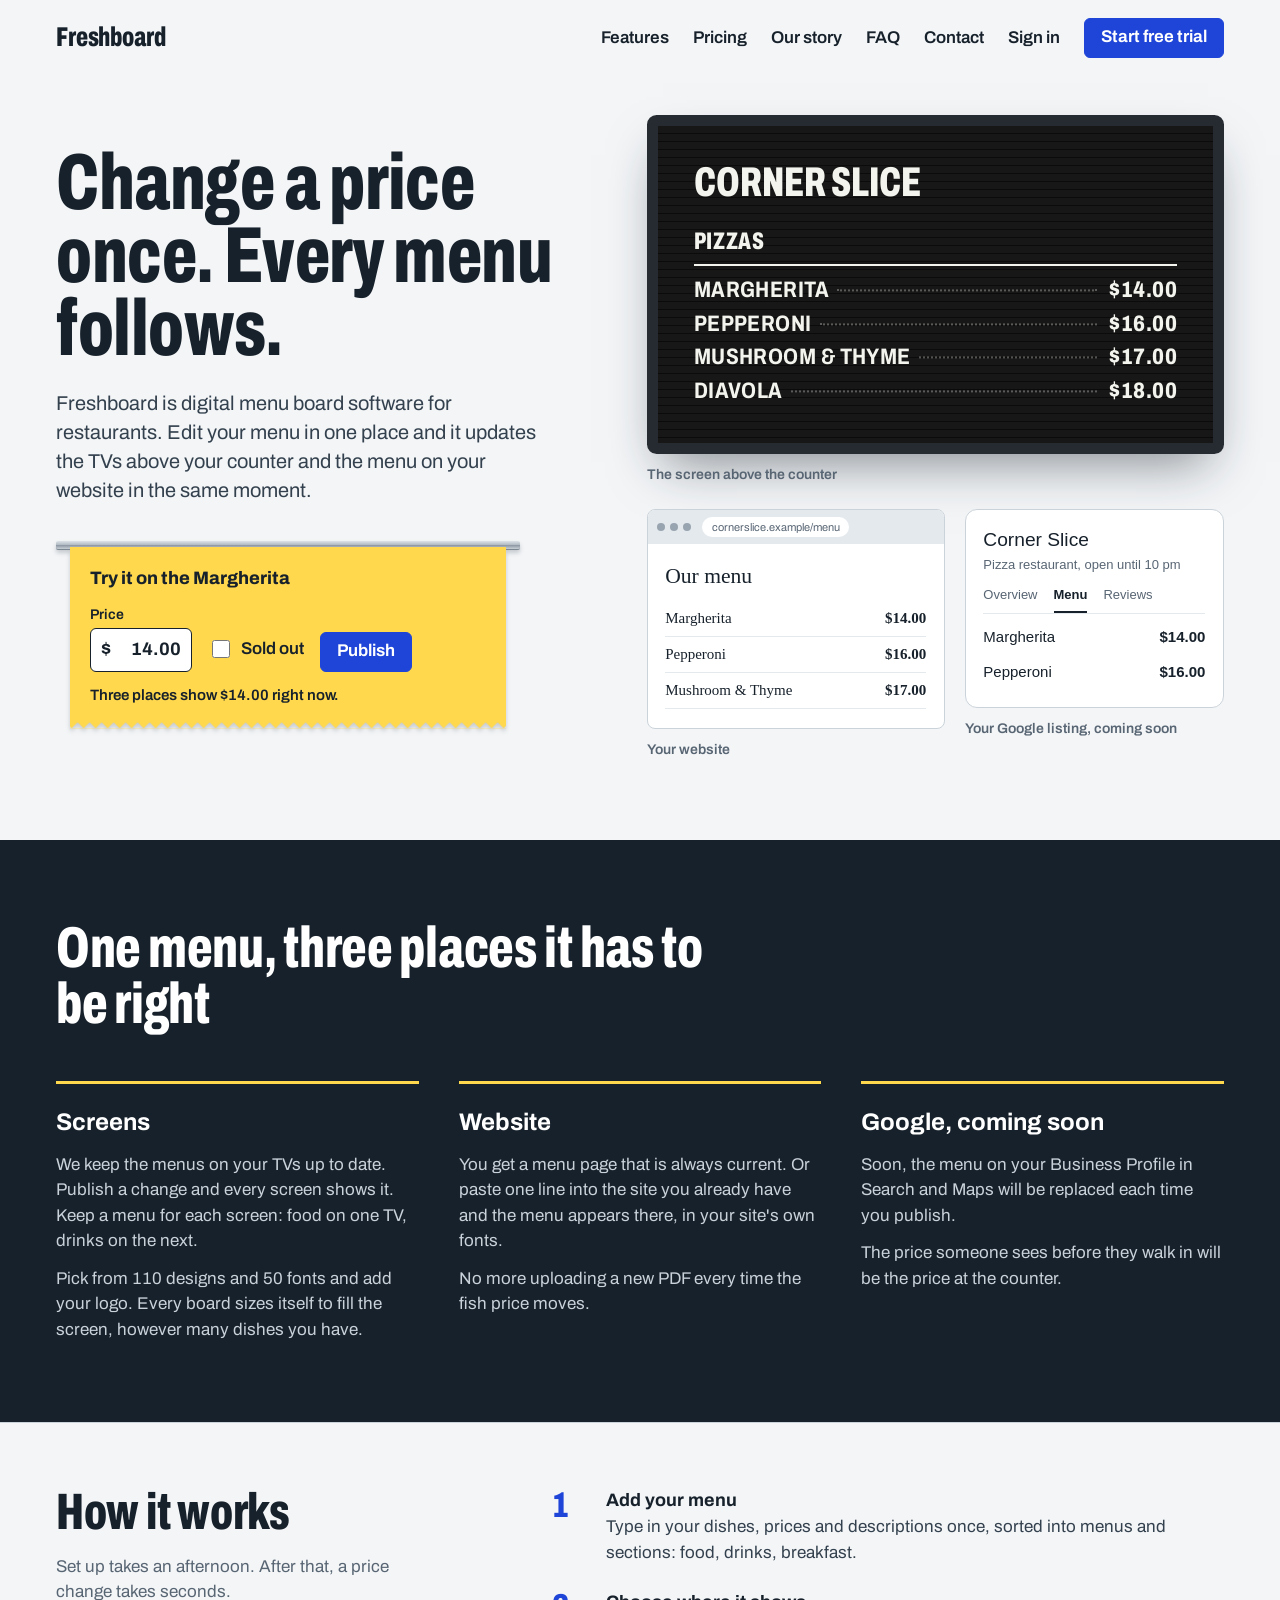
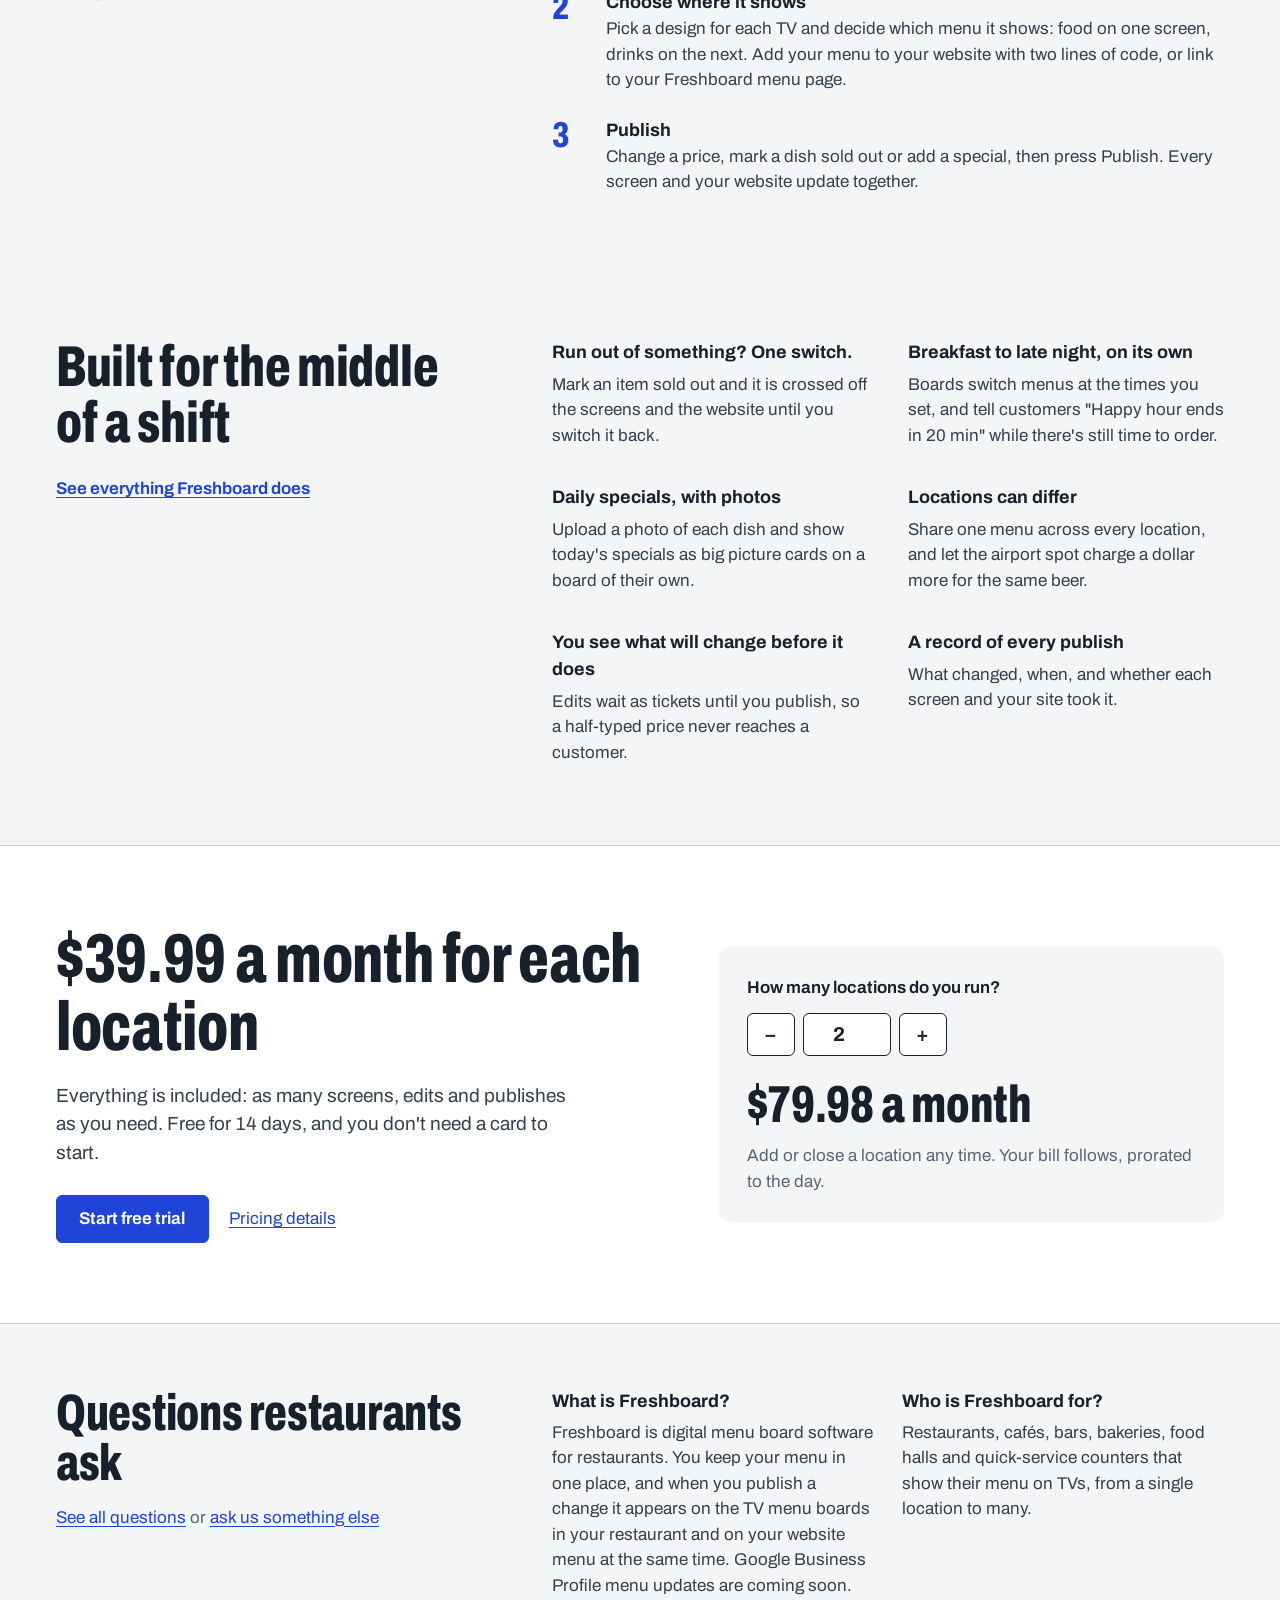
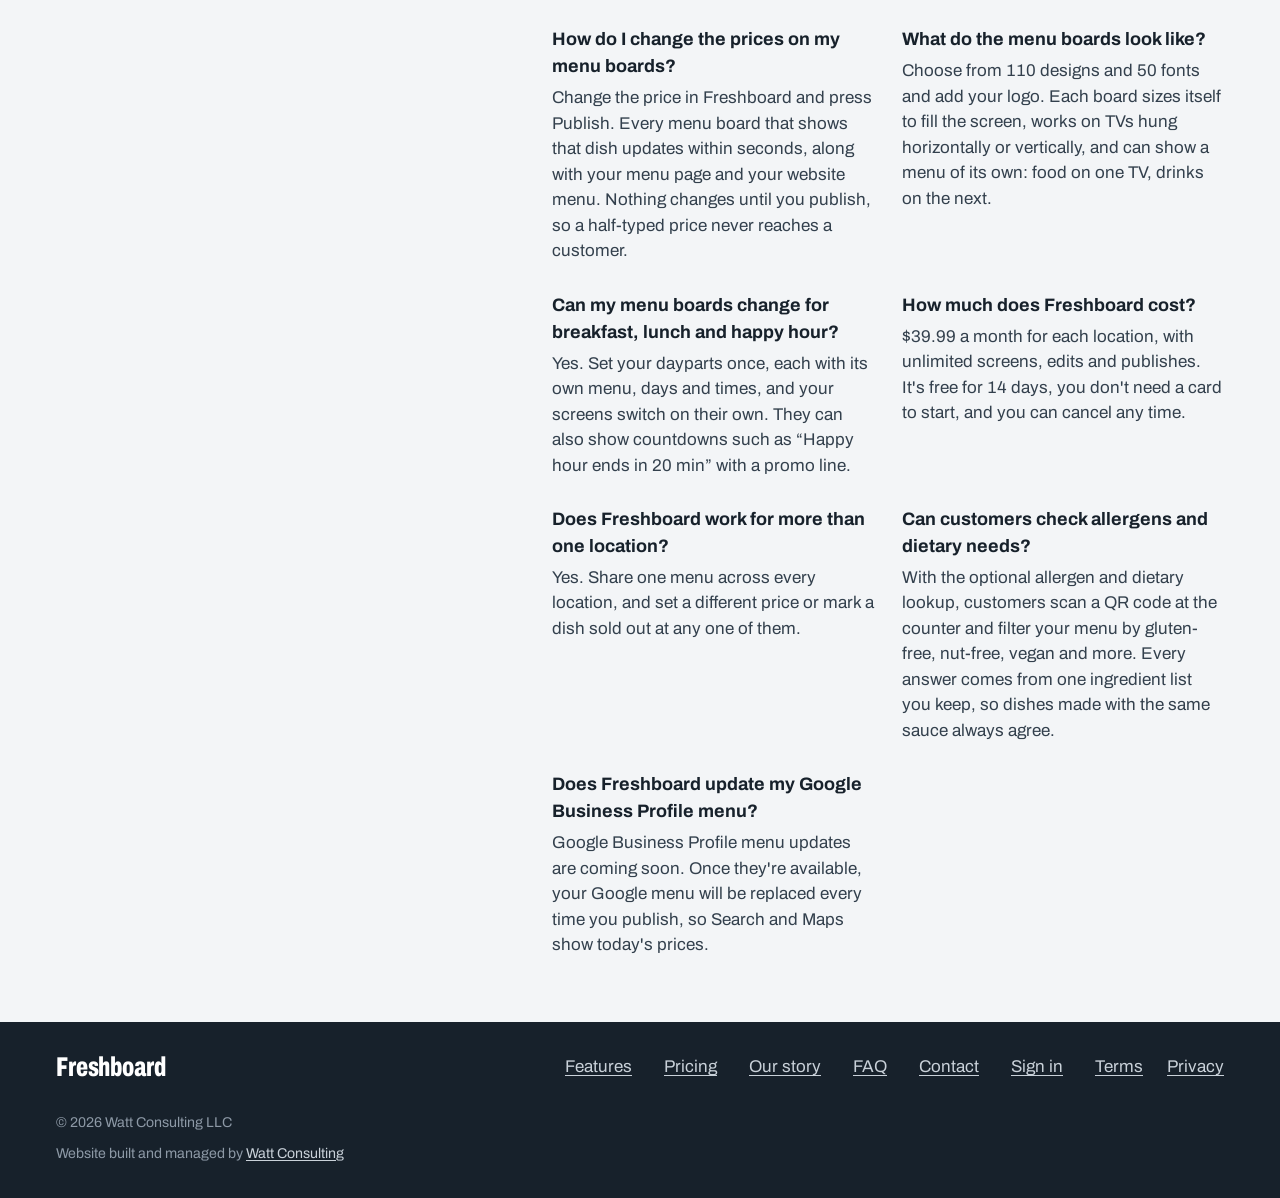
<file: index.html>
<!doctype html>
<html lang="en">
<head>
  <meta charset="utf-8">
  <meta name="viewport" content="width=device-width, initial-scale=1">
  <title>Freshboard: Digital Menu Board Software for Restaurants</title>
  <meta name="description" content="Freshboard is digital menu board software for restaurants. Edit your menu once and your TV menu boards and website menu update together. Free for 14 days.">
  <meta name="robots" content="index, follow, max-image-preview:large, max-snippet:-1">
  <link rel="canonical" href="https://freshboard.org/">
  <meta name="theme-color" content="#17212B">
  <meta property="og:type" content="website">
  <meta property="og:site_name" content="Freshboard">
  <meta property="og:locale" content="en_US">
  <meta property="og:url" content="https://freshboard.org/">
  <meta property="og:title" content="Freshboard: Digital Menu Board Software for Restaurants">
  <meta property="og:description" content="Freshboard is digital menu board software for restaurants. Edit your menu once and your TV menu boards and website menu update together. Free for 14 days.">
  <meta property="og:image" content="https://freshboard.org/og-image.png">
  <meta property="og:image:width" content="1200">
  <meta property="og:image:height" content="630">
  <meta property="og:image:alt" content="Freshboard. Change a price once. Every menu follows. Digital menu board software for restaurants.">
  <meta name="twitter:card" content="summary_large_image">
  <meta name="twitter:title" content="Freshboard: Digital Menu Board Software for Restaurants">
  <meta name="twitter:description" content="Freshboard is digital menu board software for restaurants. Edit your menu once and your TV menu boards and website menu update together. Free for 14 days.">
  <meta name="twitter:image" content="https://freshboard.org/og-image.png">
  <link rel="icon" href="/favicon.svg" type="image/svg+xml">
  <link rel="icon" href="/favicon-48.png" type="image/png" sizes="48x48">
  <link rel="apple-touch-icon" href="/apple-touch-icon.png">
  <link rel="preconnect" href="https://fonts.googleapis.com">
  <link rel="preconnect" href="https://fonts.gstatic.com" crossorigin>
  <link href="https://fonts.googleapis.com/css2?family=Archivo:wdth,wght@62..125,100..900&display=swap" rel="stylesheet">
  <link rel="stylesheet" href="/styles.css?v=20261019e">
  <script type="application/ld+json">
{
 "@context": "https://schema.org",
 "@graph": [
  {
   "@type": "WebPage",
   "@id": "https://freshboard.org/#webpage",
   "url": "https://freshboard.org/",
   "name": "Freshboard: Digital Menu Board Software for Restaurants",
   "description": "Freshboard is digital menu board software for restaurants. Edit your menu once and your TV menu boards and website menu update together. Free for 14 days.",
   "isPartOf": {
    "@id": "https://freshboard.org/#website"
   },
   "inLanguage": "en-US",
   "about": {
    "@id": "https://freshboard.org/#software"
   }
  },
  {
   "@type": "Organization",
   "@id": "https://freshboard.org/#organization",
   "name": "Freshboard",
   "legalName": "Watt Consulting LLC",
   "url": "https://freshboard.org/",
   "logo": "https://freshboard.org/icon-512.png",
   "email": "info@freshboard.org",
   "address": {
    "@type": "PostalAddress",
    "addressRegion": "WA",
    "addressCountry": "US"
   },
   "contactPoint": {
    "@type": "ContactPoint",
    "contactType": "customer support",
    "email": "info@freshboard.org",
    "availableLanguage": "en"
   }
  },
  {
   "@type": "WebSite",
   "@id": "https://freshboard.org/#website",
   "url": "https://freshboard.org/",
   "name": "Freshboard",
   "inLanguage": "en-US",
   "publisher": {
    "@id": "https://freshboard.org/#organization"
   }
  },
  {
   "@type": "SoftwareApplication",
   "@id": "https://freshboard.org/#software",
   "name": "Freshboard",
   "url": "https://freshboard.org/",
   "applicationCategory": "BusinessApplication",
   "applicationSubCategory": "Digital menu board software",
   "operatingSystem": "Web browser",
   "installUrl": "https://app.freshboard.org/app?signup",
   "description": "Digital menu board software for restaurants: edit your menu once and publish it to your TV menu boards and your website together.",
   "featureList": [
    "Menu boards on any TV, horizontal or vertical",
    "110 designs and 50 fonts, with your logo",
    "Breakfast, lunch, happy hour and late-night dayparts with countdowns",
    "Daily specials boards with photos",
    "Website menu page and embed",
    "Different prices and sold-out items per location",
    "Allergen and dietary lookup by QR code (add-on)",
    "Menu A/B testing on screens (add-on)",
    "Social post drafting (add-on)",
    "Google Business Profile menu updates (coming soon)"
   ],
   "offers": [
    {
     "@type": "Offer",
     "name": "Freshboard, per location",
     "price": "39.99",
     "priceCurrency": "USD",
     "url": "https://freshboard.org/pricing.html",
     "description": "Per location, billed monthly, after a 14-day free trial with no card needed. Unlimited screens, edits and publishes.",
     "priceSpecification": {
      "@type": "UnitPriceSpecification",
      "price": "39.99",
      "priceCurrency": "USD",
      "billingDuration": "P1M",
      "unitText": "location"
     }
    }
   ],
   "publisher": {
    "@id": "https://freshboard.org/#organization"
   }
  }
 ]
}
  </script>
  <!-- Meta Pixel Code -->
  <script>
  !function(f,b,e,v,n,t,s)
  {if(f.fbq)return;n=f.fbq=function(){n.callMethod?
  n.callMethod.apply(n,arguments):n.queue.push(arguments)};
  if(!f._fbq)f._fbq=n;n.push=n;n.loaded=!0;n.version='2.0';
  n.queue=[];t=b.createElement(e);t.async=!0;
  t.src=v;s=b.getElementsByTagName(e)[0];
  s.parentNode.insertBefore(t,s)}(window, document,'script',
  'https://connect.facebook.net/en_US/fbevents.js');
  fbq('init', '2160893344802256');
  fbq('track', 'PageView');
  </script>
  <!-- End Meta Pixel Code -->
</head>
<body>
  <noscript><img height="1" width="1" style="display:none" alt=""
  src="https://www.facebook.com/tr?id=2160893344802256&amp;ev=PageView&amp;noscript=1"
  /></noscript>
  <header class="site-head">
    <div class="wrap">
      <a class="brand display" href="/">Freshboard</a>
      <nav aria-label="Main">
        <a href="/features.html">Features</a>
        <a href="/pricing.html">Pricing</a>
        <a href="/our-story.html">Our story</a>
        <a href="/faq.html">FAQ</a>
        <a href="/contact.html">Contact</a>
        <a href="https://app.freshboard.org/app">Sign in</a>
        <a class="btn btn-primary" href="https://app.freshboard.org/app?signup">Start free trial</a>
      </nav>
    </div>
  </header>

  <main>
    <section class="hero">
      <div class="wrap hero-grid">
        <div class="hero-copy">
          <h1 class="display">Change a price once. Every menu follows.</h1>
          <p class="hero-lede">Freshboard is digital menu board software for restaurants. Edit your menu in one place and it updates the TVs above your counter and the menu on your website in the same moment.</p>

          <form class="try" id="try">
            <div class="try-rail" aria-hidden="true"></div>
            <div class="try-ticket">
              <h2>Try it on the Margherita</h2>
              <div class="try-fields">
                <label class="try-price">
                  <span>Price</span>
                  <span class="try-box"><span aria-hidden="true">$</span><input id="try-price" inputmode="decimal" value="14.00" autocomplete="off"></span>
                </label>
                <label class="try-check"><input type="checkbox" id="try-out"> <span>Sold out</span></label>
                <button class="btn btn-primary" type="submit">Publish</button>
              </div>
              <p class="try-status" id="try-status" role="status">Three places show $14.00 right now.</p>
            </div>
          </form>
        </div>

        <div class="stage" aria-label="Preview of the three places a menu appears">
          <figure class="surface tv">
            <div class="tv-screen">
              <p class="tv-head">Corner Slice</p>
              <p class="tv-sec">Pizzas</p>
              <ul>
                <li data-demo="row"><span>Margherita</span><i></i><b data-demo="price">$14.00</b></li>
                <li><span>Pepperoni</span><i></i><b>$16.00</b></li>
                <li><span>Mushroom &amp; Thyme</span><i></i><b>$17.00</b></li>
                <li><span>Diavola</span><i></i><b>$18.00</b></li>
              </ul>
            </div>
            <figcaption>The screen above the counter</figcaption>
          </figure>

          <figure class="surface site">
            <div class="site-frame">
              <div class="site-bar"><span></span><span></span><span></span><em>cornerslice.example/menu</em></div>
              <div class="site-page">
                <p class="site-title">Our menu</p>
                <ul>
                  <li data-demo="row"><span>Margherita</span><b data-demo="price">$14.00</b></li>
                  <li><span>Pepperoni</span><b>$16.00</b></li>
                  <li><span>Mushroom &amp; Thyme</span><b>$17.00</b></li>
                </ul>
              </div>
            </div>
            <figcaption>Your website</figcaption>
          </figure>

          <figure class="surface listing">
            <div class="listing-card">
              <p class="listing-name">Corner Slice</p>
              <p class="listing-kind">Pizza restaurant, open until 10 pm</p>
              <p class="listing-tabs"><span>Overview</span><span class="on">Menu</span><span>Reviews</span></p>
              <ul>
                <li data-demo="row"><span>Margherita</span><b data-demo="price">$14.00</b></li>
                <li><span>Pepperoni</span><b>$16.00</b></li>
              </ul>
            </div>
            <figcaption>Your Google listing, coming soon</figcaption>
          </figure>
        </div>
      </div>
    </section>

    <section class="channels" id="channels">
      <div class="wrap">
        <h2 class="display">One menu, three places it has to be right</h2>
        <div class="channel-grid">
          <article>
            <h3>Screens</h3>
            <p>We keep the menus on your TVs up to date. Publish a change and every screen shows it. Keep a menu for each screen: food on one TV, drinks on the next.</p>
            <p>Pick from 110 designs and 50 fonts and add your logo. Every board sizes itself to fill the screen, however many dishes you have.</p>
          </article>
          <article>
            <h3>Website</h3>
            <p>You get a menu page that is always current. Or paste one line into the site you already have and the menu appears there, in your site's own fonts.</p>
            <p>No more uploading a new PDF every time the fish price moves.</p>
          </article>
          <article>
            <h3>Google, coming soon</h3>
            <p>Soon, the menu on your Business Profile in Search and Maps will be replaced each time you publish.</p>
            <p>The price someone sees before they walk in will be the price at the counter.</p>
          </article>
        </div>
      </div>
    </section>

    <section class="topic how" id="how-it-works">
      <div class="wrap topic-grid">
        <div>
          <h2 class="display">How it works</h2>
          <p class="aside">Set up takes an afternoon. After that, a price change takes seconds.</p>
        </div>
        <ol class="steps">
          <li><strong>Add your menu</strong><span>Type in your dishes, prices and descriptions once, sorted into menus and sections: food, drinks, breakfast.</span></li>
          <li><strong>Choose where it shows</strong><span>Pick a design for each TV and decide which menu it shows: food on one screen, drinks on the next. Add your menu to your website with two lines of code, or link to your Freshboard menu page.</span></li>
          <li><strong>Publish</strong><span>Change a price, mark a dish sold out or add a special, then press Publish. Every screen and your website update together.</span></li>
        </ol>
      </div>
    </section>

    <section class="details">
      <div class="wrap details-grid">
        <div>
          <h2 class="display">Built for the middle of a shift</h2>
          <p class="details-more"><a href="/features.html">See everything Freshboard does</a></p>
        </div>
        <dl>
          <div>
            <dt>Run out of something? One switch.</dt>
            <dd>Mark an item sold out and it is crossed off the screens and the website until you switch it back.</dd>
          </div>
          <div>
            <dt>Breakfast to late night, on its own</dt>
            <dd>Boards switch menus at the times you set, and tell customers "Happy hour ends in 20 min" while there's still time to order.</dd>
          </div>
          <div>
            <dt>Daily specials, with photos</dt>
            <dd>Upload a photo of each dish and show today's specials as big picture cards on a board of their own.</dd>
          </div>
          <div>
            <dt>Locations can differ</dt>
            <dd>Share one menu across every location, and let the airport spot charge a dollar more for the same beer.</dd>
          </div>
          <div>
            <dt>You see what will change before it does</dt>
            <dd>Edits wait as tickets until you publish, so a half-typed price never reaches a customer.</dd>
          </div>
          <div>
            <dt>A record of every publish</dt>
            <dd>What changed, when, and whether each screen and your site took it.</dd>
          </div>
        </dl>
      </div>
    </section>

    <section class="pricing" id="pricing">
      <div class="wrap pricing-grid">
        <div>
          <h2 class="display">$39.99 a month for each location</h2>
          <p class="pricing-lede">Everything is included: as many screens, edits and publishes as you need. Free for 14 days, and you don't need a card to start.</p>
          <div class="pricing-actions">
            <a class="btn btn-primary btn-large" href="https://app.freshboard.org/app?signup">Start free trial</a>
            <a href="/pricing.html">Pricing details</a>
          </div>
        </div>
        <div class="calc">
          <label for="calc-count">How many locations do you run?</label>
          <div class="calc-row">
            <button type="button" class="btn" id="calc-less" aria-label="One fewer location">&minus;</button>
            <input id="calc-count" type="number" min="1" max="500" value="2" inputmode="numeric">
            <button type="button" class="btn" id="calc-more" aria-label="One more location">+</button>
          </div>
          <p class="calc-total display" id="calc-total" role="status"></p>
          <p class="muted">Add or close a location any time. Your bill follows, prorated to the day.</p>
        </div>
      </div>
    </section>
    <section class="topic faq" id="questions">
      <div class="wrap topic-grid">
        <div>
          <h2 class="display">Questions restaurants ask</h2>
          <p class="aside"><a href="/faq.html">See all questions</a> or <a href="/contact.html">ask us something else</a></p>
        </div>
        <dl>
          <div>
            <dt>What is Freshboard?</dt>
            <dd>Freshboard is digital menu board software for restaurants. You keep your menu in one place, and when you publish a change it appears on the TV menu boards in your restaurant and on your website menu at the same time. Google Business Profile menu updates are coming soon.</dd>
          </div>
          <div>
            <dt>Who is Freshboard for?</dt>
            <dd>Restaurants, cafés, bars, bakeries, food halls and quick-service counters that show their menu on TVs, from a single location to many.</dd>
          </div>
          <div>
            <dt>How do I change the prices on my menu boards?</dt>
            <dd>Change the price in Freshboard and press Publish. Every menu board that shows that dish updates within seconds, along with your menu page and your website menu. Nothing changes until you publish, so a half-typed price never reaches a customer.</dd>
          </div>
          <div>
            <dt>What do the menu boards look like?</dt>
            <dd>Choose from 110 designs and 50 fonts and add your logo. Each board sizes itself to fill the screen, works on TVs hung horizontally or vertically, and can show a menu of its own: food on one TV, drinks on the next.</dd>
          </div>
          <div>
            <dt>Can my menu boards change for breakfast, lunch and happy hour?</dt>
            <dd>Yes. Set your dayparts once, each with its own menu, days and times, and your screens switch on their own. They can also show countdowns such as “Happy hour ends in 20 min” with a promo line.</dd>
          </div>
          <div>
            <dt>How much does Freshboard cost?</dt>
            <dd>$39.99 a month for each location, with unlimited screens, edits and publishes. It's free for 14 days, you don't need a card to start, and you can cancel any time.</dd>
          </div>
          <div>
            <dt>Does Freshboard work for more than one location?</dt>
            <dd>Yes. Share one menu across every location, and set a different price or mark a dish sold out at any one of them.</dd>
          </div>
          <div>
            <dt>Can customers check allergens and dietary needs?</dt>
            <dd>With the optional allergen and dietary lookup, customers scan a QR code at the counter and filter your menu by gluten-free, nut-free, vegan and more. Every answer comes from one ingredient list you keep, so dishes made with the same sauce always agree.</dd>
          </div>
          <div>
            <dt>Does Freshboard update my Google Business Profile menu?</dt>
            <dd>Google Business Profile menu updates are coming soon. Once they're available, your Google menu will be replaced every time you publish, so Search and Maps show today's prices.</dd>
          </div>
        </dl>
      </div>
    </section>
  </main>

  <footer class="site-foot">
    <div class="wrap">
      <span class="brand display">Freshboard</span>
      <a href="/features.html">Features</a>
      <a href="/pricing.html">Pricing</a>
      <a href="/our-story.html">Our story</a>
      <a href="/faq.html">FAQ</a>
      <a href="/contact.html">Contact</a>
      <a href="https://app.freshboard.org/app">Sign in</a>
      <span class="legal-links"><a href="/terms.html">Terms</a><a href="/privacy.html">Privacy</a></span>
      <small>&copy; 2026 Watt Consulting LLC</small>
      <small class="credit">Website built and managed by <a href="https://www.wattconsulting.net/">Watt Consulting</a></small>
    </div>
  </footer>

  <script>
    // The try-it ticket in the hero, and the pricing calculator.
    (function () {
      'use strict';
      var fmt = function (cents) { return '$' + (cents / 100).toFixed(2); };

      var form = document.getElementById('try');
      var priceInput = document.getElementById('try-price');
      var outInput = document.getElementById('try-out');
      var status = document.getElementById('try-status');
      var live = { price: 1400, out: false };

      function draft() {
        var text = priceInput.value.replace(/[^\d.]/g, '');
        var price = /^\d{1,3}(\.\d{0,2})?$/.test(text) ? Math.round(parseFloat(text) * 100) : null;
        return { price: price, out: outInput.checked };
      }
      function describe() {
        var next = draft();
        if (next.price === null) { status.textContent = 'Enter a price like 15.50.'; return; }
        if (next.price === live.price && next.out === live.out) {
          status.textContent = live.out ? 'Three places show it as sold out right now.' : 'Three places show ' + fmt(live.price) + ' right now.';
        } else {
          status.textContent = 'Your change is waiting. Nothing has moved yet. Press Publish.';
        }
      }
      form.addEventListener('submit', function (event) {
        event.preventDefault();
        var next = draft();
        if (next.price === null) { describe(); priceInput.focus(); return; }
        if (next.price === live.price && next.out === live.out) { status.textContent = 'Change the price or mark it sold out first.'; return; }
        live = next;
        priceInput.value = (live.price / 100).toFixed(2);
        document.querySelectorAll('[data-demo="price"]').forEach(function (node) {
          node.textContent = live.out ? 'Sold out' : fmt(live.price);
          node.classList.remove('is-flash');
          void node.offsetWidth; // restart the highlight
          node.classList.add('is-flash');
        });
        document.querySelectorAll('[data-demo="row"]').forEach(function (row) { row.classList.toggle('is-out', live.out); });
        status.textContent = 'Published. Every place your menu appears changed together.';
      });
      priceInput.addEventListener('input', describe);
      outInput.addEventListener('change', describe);

      var count = document.getElementById('calc-count');
      var total = document.getElementById('calc-total');
      var unit = 3999; // $39.99 a location, in cents

      function draw() {
        var n = Math.max(1, Math.min(500, parseInt(count.value, 10) || 1));
        total.textContent = '$' + (n * unit / 100).toLocaleString('en-US', { minimumFractionDigits: 2, maximumFractionDigits: 2 }) + ' a month';
        return n;
      }
      document.getElementById('calc-less').addEventListener('click', function () { count.value = Math.max(1, draw() - 1); draw(); });
      document.getElementById('calc-more').addEventListener('click', function () { count.value = Math.min(500, draw() + 1); draw(); });
      count.addEventListener('input', draw);
      count.addEventListener('blur', function () { count.value = draw(); });
      draw();
    })();
  </script>
</body>
</html>
</file>
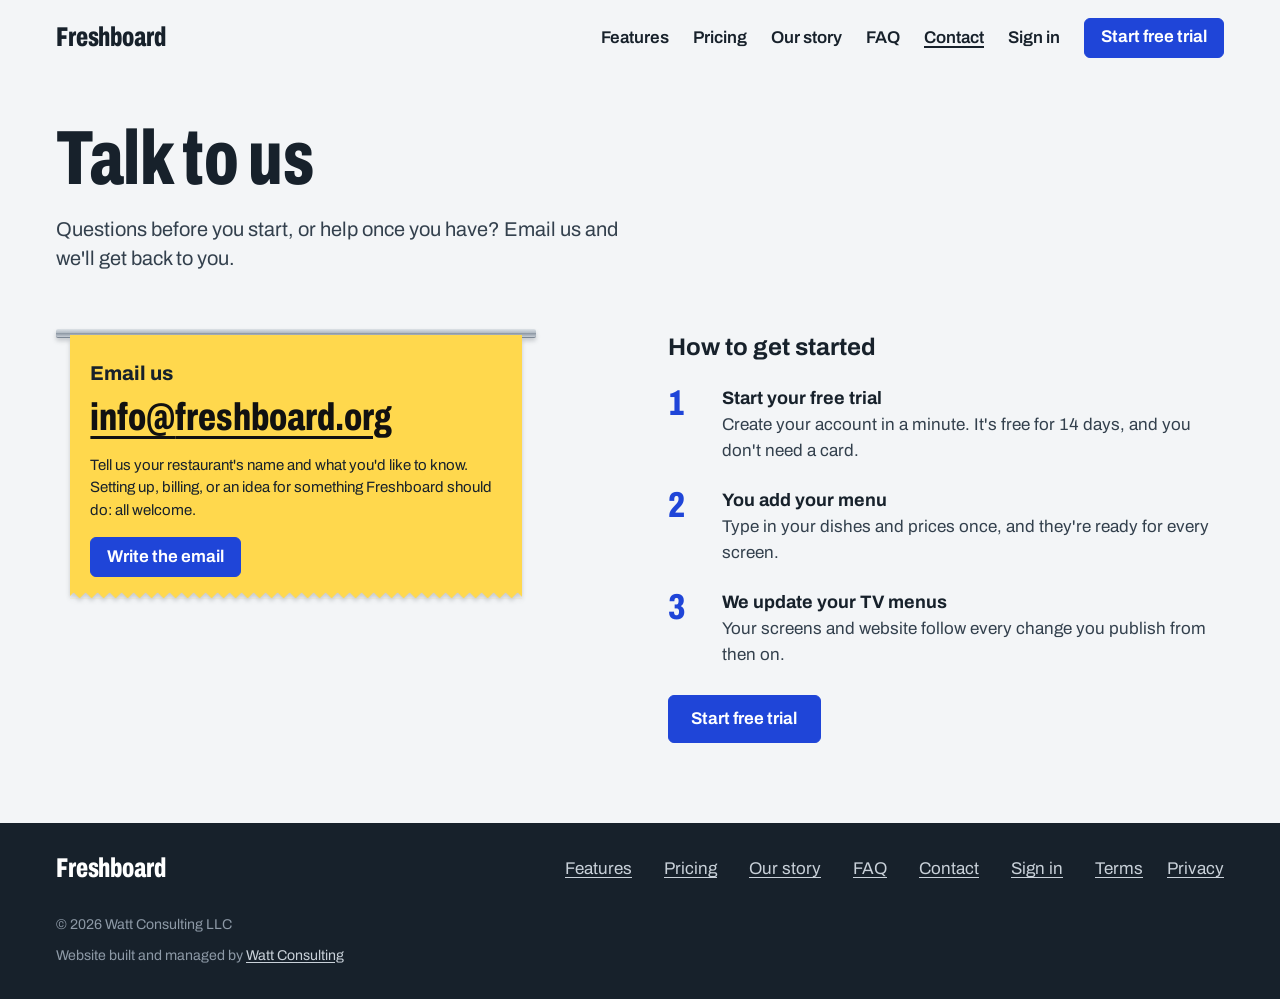
<file: contact.html>
<!doctype html>
<html lang="en">
<head>
  <meta charset="utf-8">
  <meta name="viewport" content="width=device-width, initial-scale=1">
  <title>Contact Freshboard: Help With Your Menu Boards</title>
  <meta name="description" content="Questions about Freshboard&#x27;s digital menu boards, billing or setting up? Email info@freshboard.org, or start a free 14-day trial with no card needed.">
  <meta name="robots" content="index, follow, max-image-preview:large, max-snippet:-1">
  <link rel="canonical" href="https://freshboard.org/contact.html">
  <meta name="theme-color" content="#17212B">
  <meta property="og:type" content="website">
  <meta property="og:site_name" content="Freshboard">
  <meta property="og:locale" content="en_US">
  <meta property="og:url" content="https://freshboard.org/contact.html">
  <meta property="og:title" content="Contact Freshboard: Help With Your Menu Boards">
  <meta property="og:description" content="Questions about Freshboard&#x27;s digital menu boards, billing or setting up? Email info@freshboard.org, or start a free 14-day trial with no card needed.">
  <meta property="og:image" content="https://freshboard.org/og-image.png">
  <meta property="og:image:width" content="1200">
  <meta property="og:image:height" content="630">
  <meta property="og:image:alt" content="Freshboard. Change a price once. Every menu follows. Digital menu board software for restaurants.">
  <meta name="twitter:card" content="summary_large_image">
  <meta name="twitter:title" content="Contact Freshboard: Help With Your Menu Boards">
  <meta name="twitter:description" content="Questions about Freshboard&#x27;s digital menu boards, billing or setting up? Email info@freshboard.org, or start a free 14-day trial with no card needed.">
  <meta name="twitter:image" content="https://freshboard.org/og-image.png">
  <link rel="icon" href="/favicon.svg" type="image/svg+xml">
  <link rel="icon" href="/favicon-48.png" type="image/png" sizes="48x48">
  <link rel="apple-touch-icon" href="/apple-touch-icon.png">
  <link rel="preconnect" href="https://fonts.googleapis.com">
  <link rel="preconnect" href="https://fonts.gstatic.com" crossorigin>
  <link href="https://fonts.googleapis.com/css2?family=Archivo:wdth,wght@62..125,100..900&display=swap" rel="stylesheet">
  <link rel="stylesheet" href="/styles.css?v=20261019e">
  <script type="application/ld+json">
{
 "@context": "https://schema.org",
 "@graph": [
  {
   "@type": "ContactPage",
   "@id": "https://freshboard.org/contact.html#webpage",
   "url": "https://freshboard.org/contact.html",
   "name": "Contact Freshboard: Help With Your Menu Boards",
   "description": "Questions about Freshboard's digital menu boards, billing or setting up? Email info@freshboard.org, or start a free 14-day trial with no card needed.",
   "isPartOf": {
    "@id": "https://freshboard.org/#website"
   },
   "inLanguage": "en-US"
  },
  {
   "@type": "Organization",
   "@id": "https://freshboard.org/#organization",
   "name": "Freshboard",
   "legalName": "Watt Consulting LLC",
   "url": "https://freshboard.org/",
   "logo": "https://freshboard.org/icon-512.png",
   "email": "info@freshboard.org",
   "address": {
    "@type": "PostalAddress",
    "addressRegion": "WA",
    "addressCountry": "US"
   },
   "contactPoint": {
    "@type": "ContactPoint",
    "contactType": "customer support",
    "email": "info@freshboard.org",
    "availableLanguage": "en"
   }
  },
  {
   "@type": "BreadcrumbList",
   "itemListElement": [
    {
     "@type": "ListItem",
     "position": 1,
     "name": "Home",
     "item": "https://freshboard.org/"
    },
    {
     "@type": "ListItem",
     "position": 2,
     "name": "Contact",
     "item": "https://freshboard.org/contact.html"
    }
   ]
  }
 ]
}
  </script>
  <!-- Meta Pixel Code -->
  <script>
  !function(f,b,e,v,n,t,s)
  {if(f.fbq)return;n=f.fbq=function(){n.callMethod?
  n.callMethod.apply(n,arguments):n.queue.push(arguments)};
  if(!f._fbq)f._fbq=n;n.push=n;n.loaded=!0;n.version='2.0';
  n.queue=[];t=b.createElement(e);t.async=!0;
  t.src=v;s=b.getElementsByTagName(e)[0];
  s.parentNode.insertBefore(t,s)}(window, document,'script',
  'https://connect.facebook.net/en_US/fbevents.js');
  fbq('init', '2160893344802256');
  fbq('track', 'PageView');
  </script>
  <!-- End Meta Pixel Code -->
</head>
<body>
  <noscript><img height="1" width="1" style="display:none" alt=""
  src="https://www.facebook.com/tr?id=2160893344802256&amp;ev=PageView&amp;noscript=1"
  /></noscript>
  <header class="site-head">
    <div class="wrap">
      <a class="brand display" href="/">Freshboard</a>
      <nav aria-label="Main">
        <a href="/features.html">Features</a>
        <a href="/pricing.html">Pricing</a>
        <a href="/our-story.html">Our story</a>
        <a href="/faq.html">FAQ</a>
        <a href="/contact.html" aria-current="page">Contact</a>
        <a href="https://app.freshboard.org/app">Sign in</a>
        <a class="btn btn-primary" href="https://app.freshboard.org/app?signup">Start free trial</a>
      </nav>
    </div>
  </header>

  <main>
    <section class="page-hero">
      <div class="wrap">
        <h1 class="display">Talk to us</h1>
        <p class="lede">Questions before you start, or help once you have? Email us and we'll get back to you.</p>
      </div>
    </section>

    <section>
      <div class="wrap contact-grid">
        <div class="contact-card">
          <div class="try-rail" aria-hidden="true"></div>
          <div class="try-ticket">
            <h2>Email us</h2>
            <a class="address" href="mailto:info@freshboard.org?subject=Freshboard%20question">info@<wbr>freshboard.org</a>
            <p>Tell us your restaurant's name and what you'd like to know. Setting up, billing, or an idea for something Freshboard should do: all welcome.</p>
            <a class="btn btn-primary" href="mailto:info@freshboard.org?subject=Freshboard%20question&amp;body=Restaurant%20name%3A%0A%0A">Write the email</a>
          </div>
        </div>

        <div>
          <h2 class="steps-title">How to get started</h2>
          <ol class="steps">
            <li><strong>Start your free trial</strong><span>Create your account in a minute. It's free for 14 days, and you don't need a card.</span></li>
            <li><strong>You add your menu</strong><span>Type in your dishes and prices once, and they're ready for every screen.</span></li>
            <li><strong>We update your TV menus</strong><span>Your screens and website follow every change you publish from then on.</span></li>
          </ol>
          <p class="steps-action"><a class="btn btn-primary btn-large" href="https://app.freshboard.org/app?signup">Start free trial</a></p>
        </div>
      </div>
    </section>
  </main>

  <footer class="site-foot">
    <div class="wrap">
      <span class="brand display">Freshboard</span>
      <a href="/features.html">Features</a>
      <a href="/pricing.html">Pricing</a>
      <a href="/our-story.html">Our story</a>
      <a href="/faq.html">FAQ</a>
      <a href="/contact.html">Contact</a>
      <a href="https://app.freshboard.org/app">Sign in</a>
      <span class="legal-links"><a href="/terms.html">Terms</a><a href="/privacy.html">Privacy</a></span>
      <small>&copy; 2026 Watt Consulting LLC</small>
      <small class="credit">Website built and managed by <a href="https://www.wattconsulting.net/">Watt Consulting</a></small>
    </div>
  </footer>
</body>
</html>
</file>
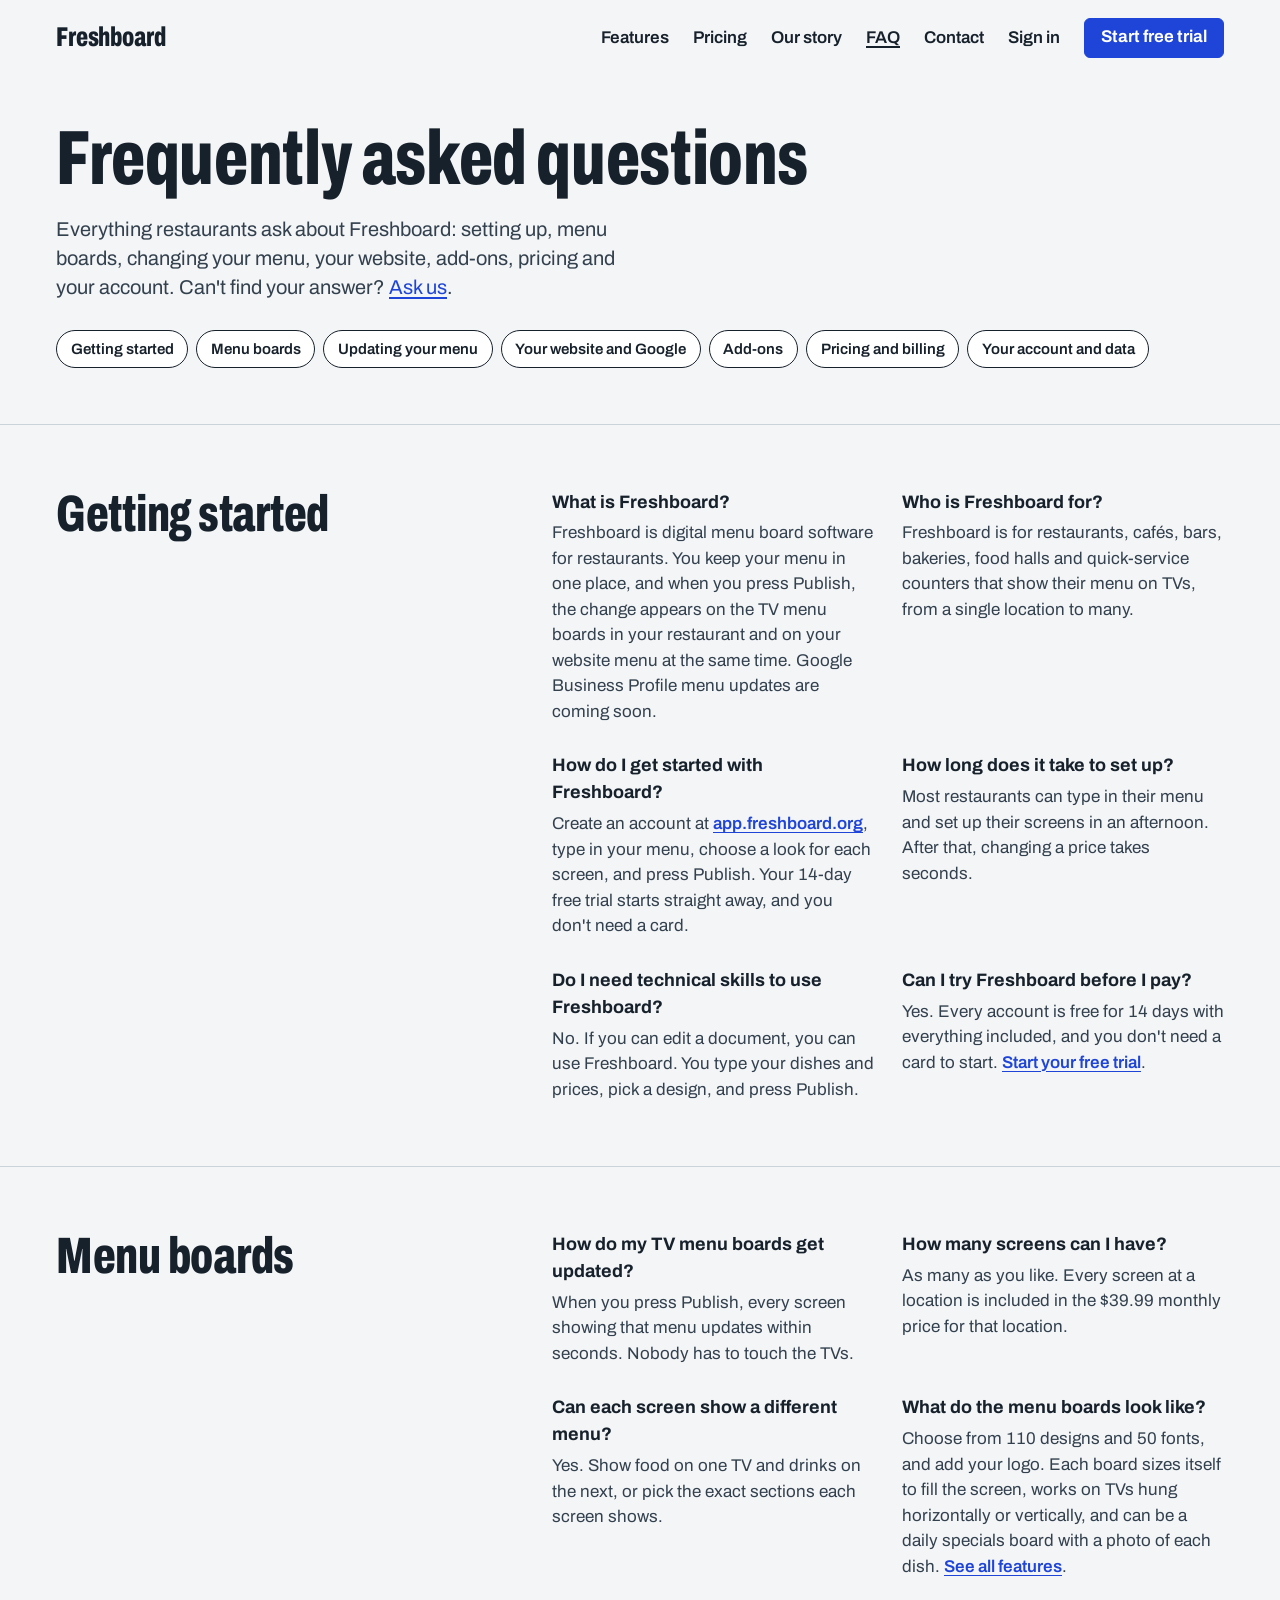
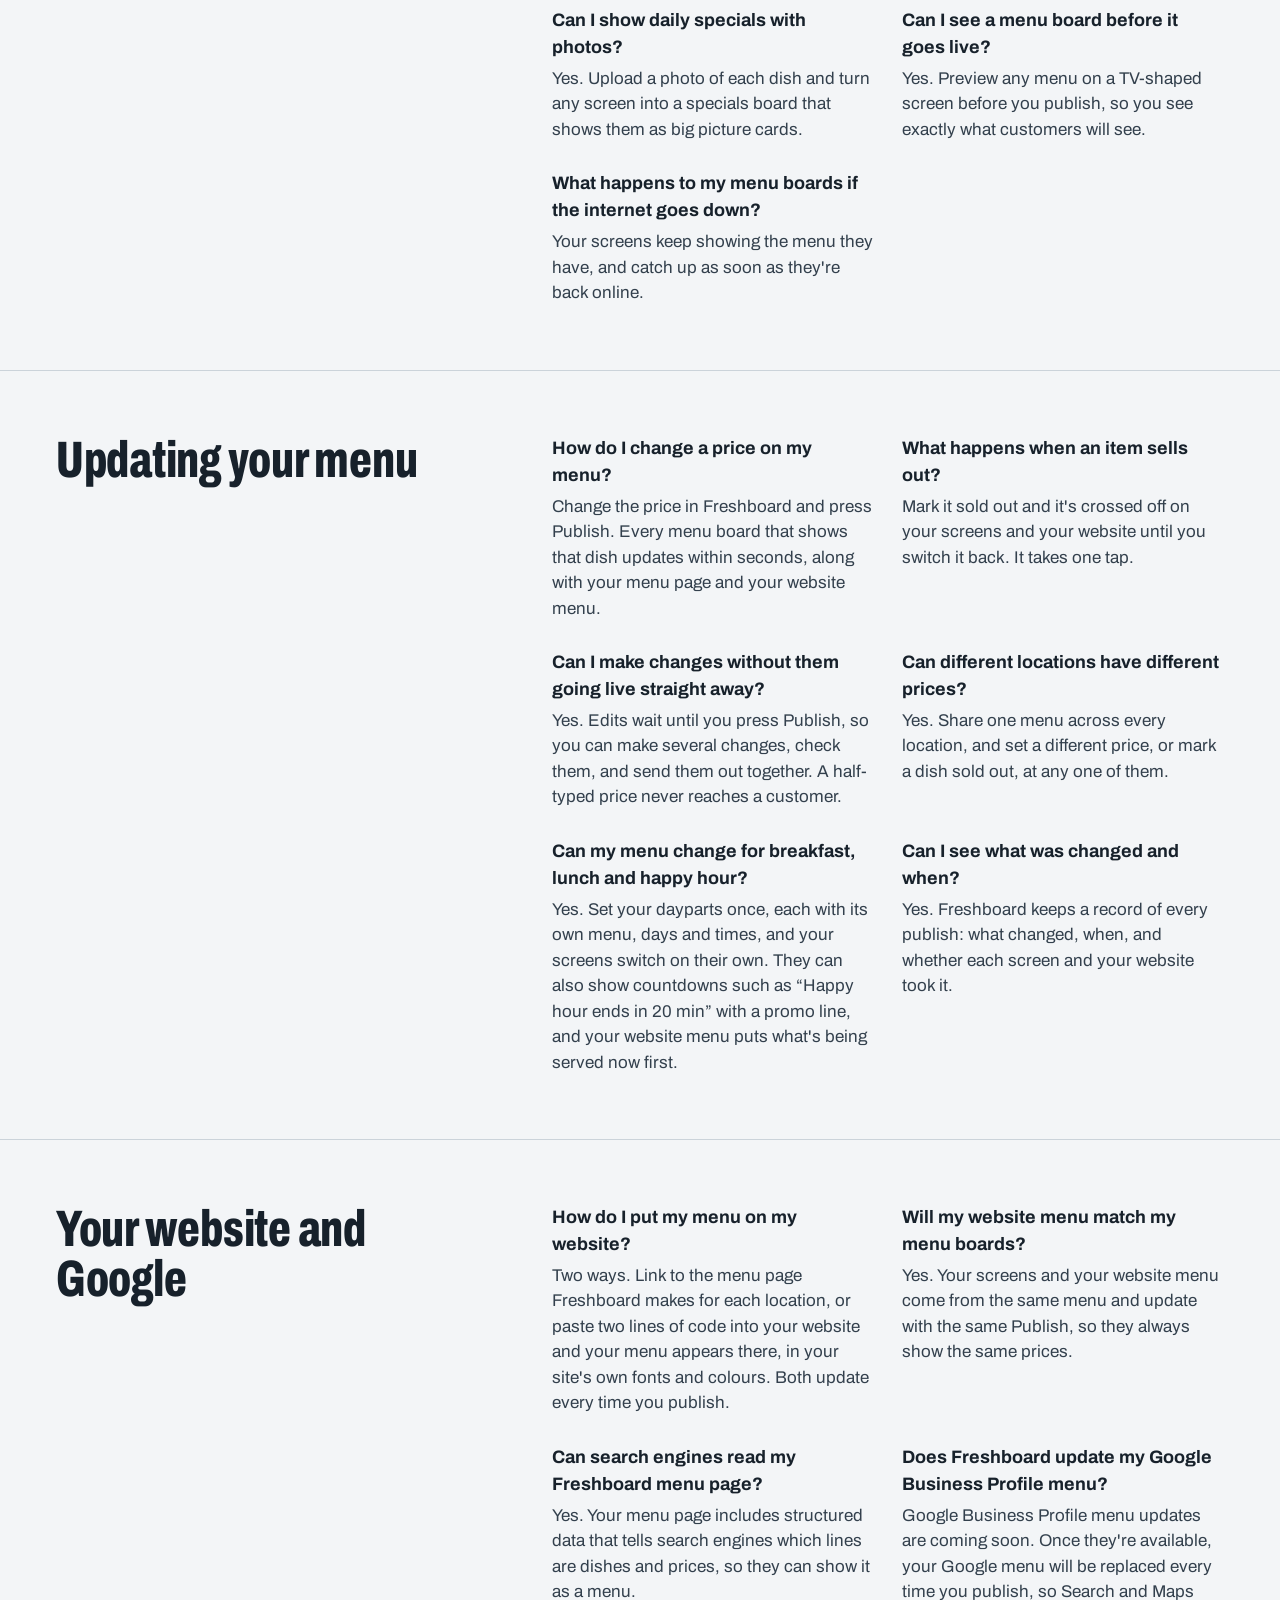
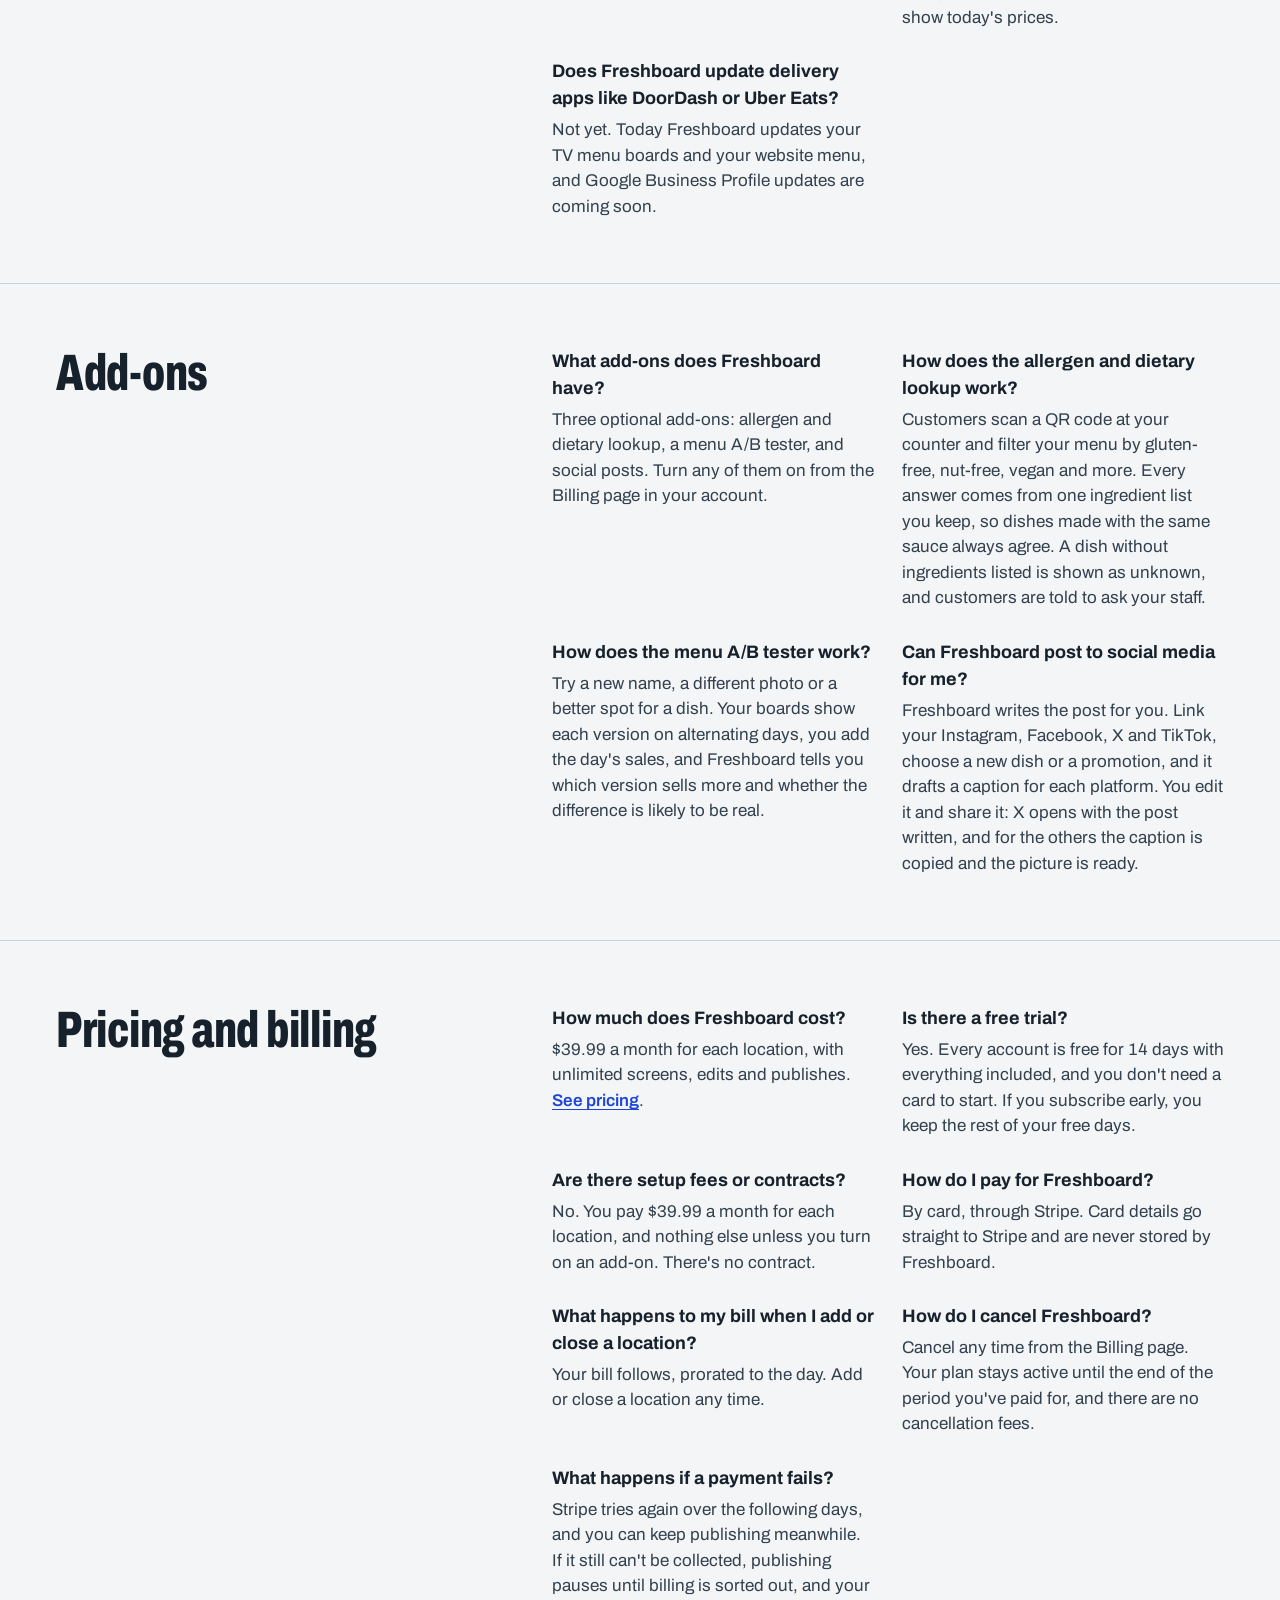
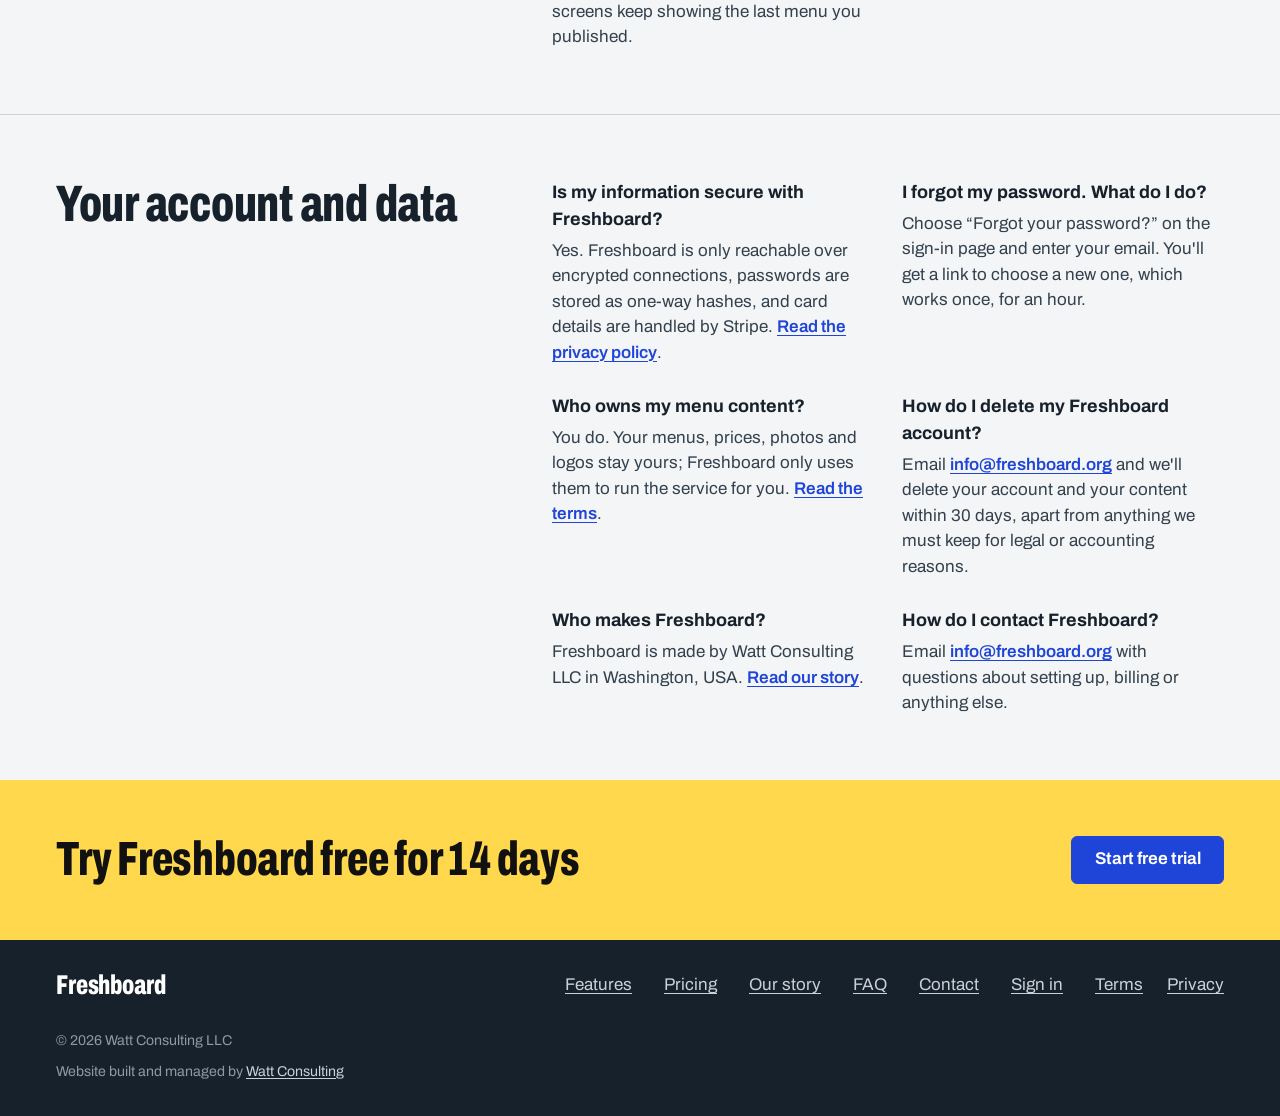
<file: faq.html>
<!doctype html>
<html lang="en">
<head>
  <meta charset="utf-8">
  <meta name="viewport" content="width=device-width, initial-scale=1">
  <title>Freshboard FAQ: Menu Boards, Pricing and Setup</title>
  <meta name="description" content="Answers about Freshboard&#x27;s digital menu boards: setting up, changing your menu, dayparts, website menus, Google, allergens, pricing, billing and security.">
  <meta name="robots" content="index, follow, max-image-preview:large, max-snippet:-1">
  <link rel="canonical" href="https://freshboard.org/faq.html">
  <meta name="theme-color" content="#17212B">
  <meta property="og:type" content="website">
  <meta property="og:site_name" content="Freshboard">
  <meta property="og:locale" content="en_US">
  <meta property="og:url" content="https://freshboard.org/faq.html">
  <meta property="og:title" content="Freshboard FAQ: Menu Boards, Pricing and Setup">
  <meta property="og:description" content="Answers about Freshboard&#x27;s digital menu boards: setting up, changing your menu, dayparts, website menus, Google, allergens, pricing, billing and security.">
  <meta property="og:image" content="https://freshboard.org/og-image.png">
  <meta property="og:image:width" content="1200">
  <meta property="og:image:height" content="630">
  <meta property="og:image:alt" content="Freshboard. Change a price once. Every menu follows. Digital menu board software for restaurants.">
  <meta name="twitter:card" content="summary_large_image">
  <meta name="twitter:title" content="Freshboard FAQ: Menu Boards, Pricing and Setup">
  <meta name="twitter:description" content="Answers about Freshboard&#x27;s digital menu boards: setting up, changing your menu, dayparts, website menus, Google, allergens, pricing, billing and security.">
  <meta name="twitter:image" content="https://freshboard.org/og-image.png">
  <link rel="icon" href="/favicon.svg" type="image/svg+xml">
  <link rel="icon" href="/favicon-48.png" type="image/png" sizes="48x48">
  <link rel="apple-touch-icon" href="/apple-touch-icon.png">
  <link rel="preconnect" href="https://fonts.googleapis.com">
  <link rel="preconnect" href="https://fonts.gstatic.com" crossorigin>
  <link href="https://fonts.googleapis.com/css2?family=Archivo:wdth,wght@62..125,100..900&display=swap" rel="stylesheet">
  <link rel="stylesheet" href="/styles.css?v=20261019e">
  <script type="application/ld+json">
{
 "@context": "https://schema.org",
 "@graph": [
  {
   "@type": [
    "WebPage",
    "FAQPage"
   ],
   "@id": "https://freshboard.org/faq.html#webpage",
   "url": "https://freshboard.org/faq.html",
   "name": "Freshboard FAQ: Menu Boards, Pricing and Setup",
   "description": "Answers about Freshboard's digital menu boards: setting up, changing your menu, dayparts, website menus, Google, allergens, pricing, billing and security.",
   "isPartOf": {
    "@id": "https://freshboard.org/#website"
   },
   "inLanguage": "en-US",
   "mainEntity": [
    {
     "@type": "Question",
     "name": "What is Freshboard?",
     "acceptedAnswer": {
      "@type": "Answer",
      "text": "Freshboard is digital menu board software for restaurants. You keep your menu in one place, and when you press Publish, the change appears on the TV menu boards in your restaurant and on your website menu at the same time. Google Business Profile menu updates are coming soon."
     }
    },
    {
     "@type": "Question",
     "name": "Who is Freshboard for?",
     "acceptedAnswer": {
      "@type": "Answer",
      "text": "Freshboard is for restaurants, cafés, bars, bakeries, food halls and quick-service counters that show their menu on TVs, from a single location to many."
     }
    },
    {
     "@type": "Question",
     "name": "How do I get started with Freshboard?",
     "acceptedAnswer": {
      "@type": "Answer",
      "text": "Create an account at app.freshboard.org , type in your menu, choose a look for each screen, and press Publish. Your 14-day free trial starts straight away, and you don't need a card."
     }
    },
    {
     "@type": "Question",
     "name": "How long does it take to set up?",
     "acceptedAnswer": {
      "@type": "Answer",
      "text": "Most restaurants can type in their menu and set up their screens in an afternoon. After that, changing a price takes seconds."
     }
    },
    {
     "@type": "Question",
     "name": "Do I need technical skills to use Freshboard?",
     "acceptedAnswer": {
      "@type": "Answer",
      "text": "No. If you can edit a document, you can use Freshboard. You type your dishes and prices, pick a design, and press Publish."
     }
    },
    {
     "@type": "Question",
     "name": "Can I try Freshboard before I pay?",
     "acceptedAnswer": {
      "@type": "Answer",
      "text": "Yes. Every account is free for 14 days with everything included, and you don't need a card to start. Start your free trial ."
     }
    },
    {
     "@type": "Question",
     "name": "How do my TV menu boards get updated?",
     "acceptedAnswer": {
      "@type": "Answer",
      "text": "When you press Publish, every screen showing that menu updates within seconds. Nobody has to touch the TVs."
     }
    },
    {
     "@type": "Question",
     "name": "How many screens can I have?",
     "acceptedAnswer": {
      "@type": "Answer",
      "text": "As many as you like. Every screen at a location is included in the $39.99 monthly price for that location."
     }
    },
    {
     "@type": "Question",
     "name": "Can each screen show a different menu?",
     "acceptedAnswer": {
      "@type": "Answer",
      "text": "Yes. Show food on one TV and drinks on the next, or pick the exact sections each screen shows."
     }
    },
    {
     "@type": "Question",
     "name": "What do the menu boards look like?",
     "acceptedAnswer": {
      "@type": "Answer",
      "text": "Choose from 110 designs and 50 fonts, and add your logo. Each board sizes itself to fill the screen, works on TVs hung horizontally or vertically, and can be a daily specials board with a photo of each dish. See all features ."
     }
    },
    {
     "@type": "Question",
     "name": "Can I show daily specials with photos?",
     "acceptedAnswer": {
      "@type": "Answer",
      "text": "Yes. Upload a photo of each dish and turn any screen into a specials board that shows them as big picture cards."
     }
    },
    {
     "@type": "Question",
     "name": "Can I see a menu board before it goes live?",
     "acceptedAnswer": {
      "@type": "Answer",
      "text": "Yes. Preview any menu on a TV-shaped screen before you publish, so you see exactly what customers will see."
     }
    },
    {
     "@type": "Question",
     "name": "What happens to my menu boards if the internet goes down?",
     "acceptedAnswer": {
      "@type": "Answer",
      "text": "Your screens keep showing the menu they have, and catch up as soon as they're back online."
     }
    },
    {
     "@type": "Question",
     "name": "How do I change a price on my menu?",
     "acceptedAnswer": {
      "@type": "Answer",
      "text": "Change the price in Freshboard and press Publish. Every menu board that shows that dish updates within seconds, along with your menu page and your website menu."
     }
    },
    {
     "@type": "Question",
     "name": "What happens when an item sells out?",
     "acceptedAnswer": {
      "@type": "Answer",
      "text": "Mark it sold out and it's crossed off on your screens and your website until you switch it back. It takes one tap."
     }
    },
    {
     "@type": "Question",
     "name": "Can I make changes without them going live straight away?",
     "acceptedAnswer": {
      "@type": "Answer",
      "text": "Yes. Edits wait until you press Publish, so you can make several changes, check them, and send them out together. A half-typed price never reaches a customer."
     }
    },
    {
     "@type": "Question",
     "name": "Can different locations have different prices?",
     "acceptedAnswer": {
      "@type": "Answer",
      "text": "Yes. Share one menu across every location, and set a different price, or mark a dish sold out, at any one of them."
     }
    },
    {
     "@type": "Question",
     "name": "Can my menu change for breakfast, lunch and happy hour?",
     "acceptedAnswer": {
      "@type": "Answer",
      "text": "Yes. Set your dayparts once, each with its own menu, days and times, and your screens switch on their own. They can also show countdowns such as “Happy hour ends in 20 min” with a promo line, and your website menu puts what's being served now first."
     }
    },
    {
     "@type": "Question",
     "name": "Can I see what was changed and when?",
     "acceptedAnswer": {
      "@type": "Answer",
      "text": "Yes. Freshboard keeps a record of every publish: what changed, when, and whether each screen and your website took it."
     }
    },
    {
     "@type": "Question",
     "name": "How do I put my menu on my website?",
     "acceptedAnswer": {
      "@type": "Answer",
      "text": "Two ways. Link to the menu page Freshboard makes for each location, or paste two lines of code into your website and your menu appears there, in your site's own fonts and colours. Both update every time you publish."
     }
    },
    {
     "@type": "Question",
     "name": "Will my website menu match my menu boards?",
     "acceptedAnswer": {
      "@type": "Answer",
      "text": "Yes. Your screens and your website menu come from the same menu and update with the same Publish, so they always show the same prices."
     }
    },
    {
     "@type": "Question",
     "name": "Can search engines read my Freshboard menu page?",
     "acceptedAnswer": {
      "@type": "Answer",
      "text": "Yes. Your menu page includes structured data that tells search engines which lines are dishes and prices, so they can show it as a menu."
     }
    },
    {
     "@type": "Question",
     "name": "Does Freshboard update my Google Business Profile menu?",
     "acceptedAnswer": {
      "@type": "Answer",
      "text": "Google Business Profile menu updates are coming soon. Once they're available, your Google menu will be replaced every time you publish, so Search and Maps show today's prices."
     }
    },
    {
     "@type": "Question",
     "name": "Does Freshboard update delivery apps like DoorDash or Uber Eats?",
     "acceptedAnswer": {
      "@type": "Answer",
      "text": "Not yet. Today Freshboard updates your TV menu boards and your website menu, and Google Business Profile updates are coming soon."
     }
    },
    {
     "@type": "Question",
     "name": "What add-ons does Freshboard have?",
     "acceptedAnswer": {
      "@type": "Answer",
      "text": "Three optional add-ons: allergen and dietary lookup, a menu A/B tester, and social posts. Turn any of them on from the Billing page in your account."
     }
    },
    {
     "@type": "Question",
     "name": "How does the allergen and dietary lookup work?",
     "acceptedAnswer": {
      "@type": "Answer",
      "text": "Customers scan a QR code at your counter and filter your menu by gluten-free, nut-free, vegan and more. Every answer comes from one ingredient list you keep, so dishes made with the same sauce always agree. A dish without ingredients listed is shown as unknown, and customers are told to ask your staff."
     }
    },
    {
     "@type": "Question",
     "name": "How does the menu A/B tester work?",
     "acceptedAnswer": {
      "@type": "Answer",
      "text": "Try a new name, a different photo or a better spot for a dish. Your boards show each version on alternating days, you add the day's sales, and Freshboard tells you which version sells more and whether the difference is likely to be real."
     }
    },
    {
     "@type": "Question",
     "name": "Can Freshboard post to social media for me?",
     "acceptedAnswer": {
      "@type": "Answer",
      "text": "Freshboard writes the post for you. Link your Instagram, Facebook, X and TikTok, choose a new dish or a promotion, and it drafts a caption for each platform. You edit it and share it: X opens with the post written, and for the others the caption is copied and the picture is ready."
     }
    },
    {
     "@type": "Question",
     "name": "How much does Freshboard cost?",
     "acceptedAnswer": {
      "@type": "Answer",
      "text": "$39.99 a month for each location, with unlimited screens, edits and publishes. See pricing ."
     }
    },
    {
     "@type": "Question",
     "name": "Is there a free trial?",
     "acceptedAnswer": {
      "@type": "Answer",
      "text": "Yes. Every account is free for 14 days with everything included, and you don't need a card to start. If you subscribe early, you keep the rest of your free days."
     }
    },
    {
     "@type": "Question",
     "name": "Are there setup fees or contracts?",
     "acceptedAnswer": {
      "@type": "Answer",
      "text": "No. You pay $39.99 a month for each location, and nothing else unless you turn on an add-on. There's no contract."
     }
    },
    {
     "@type": "Question",
     "name": "How do I pay for Freshboard?",
     "acceptedAnswer": {
      "@type": "Answer",
      "text": "By card, through Stripe. Card details go straight to Stripe and are never stored by Freshboard."
     }
    },
    {
     "@type": "Question",
     "name": "What happens to my bill when I add or close a location?",
     "acceptedAnswer": {
      "@type": "Answer",
      "text": "Your bill follows, prorated to the day. Add or close a location any time."
     }
    },
    {
     "@type": "Question",
     "name": "How do I cancel Freshboard?",
     "acceptedAnswer": {
      "@type": "Answer",
      "text": "Cancel any time from the Billing page. Your plan stays active until the end of the period you've paid for, and there are no cancellation fees."
     }
    },
    {
     "@type": "Question",
     "name": "What happens if a payment fails?",
     "acceptedAnswer": {
      "@type": "Answer",
      "text": "Stripe tries again over the following days, and you can keep publishing meanwhile. If it still can't be collected, publishing pauses until billing is sorted out, and your screens keep showing the last menu you published."
     }
    },
    {
     "@type": "Question",
     "name": "Is my information secure with Freshboard?",
     "acceptedAnswer": {
      "@type": "Answer",
      "text": "Yes. Freshboard is only reachable over encrypted connections, passwords are stored as one-way hashes, and card details are handled by Stripe. Read the privacy policy ."
     }
    },
    {
     "@type": "Question",
     "name": "I forgot my password. What do I do?",
     "acceptedAnswer": {
      "@type": "Answer",
      "text": "Choose “Forgot your password?” on the sign-in page and enter your email. You'll get a link to choose a new one, which works once, for an hour."
     }
    },
    {
     "@type": "Question",
     "name": "Who owns my menu content?",
     "acceptedAnswer": {
      "@type": "Answer",
      "text": "You do. Your menus, prices, photos and logos stay yours; Freshboard only uses them to run the service for you. Read the terms ."
     }
    },
    {
     "@type": "Question",
     "name": "How do I delete my Freshboard account?",
     "acceptedAnswer": {
      "@type": "Answer",
      "text": "Email info@freshboard.org and we'll delete your account and your content within 30 days, apart from anything we must keep for legal or accounting reasons."
     }
    },
    {
     "@type": "Question",
     "name": "Who makes Freshboard?",
     "acceptedAnswer": {
      "@type": "Answer",
      "text": "Freshboard is made by Watt Consulting LLC in Washington, USA. Read our story ."
     }
    },
    {
     "@type": "Question",
     "name": "How do I contact Freshboard?",
     "acceptedAnswer": {
      "@type": "Answer",
      "text": "Email info@freshboard.org with questions about setting up, billing or anything else."
     }
    }
   ]
  },
  {
   "@type": "Organization",
   "@id": "https://freshboard.org/#organization",
   "name": "Freshboard",
   "legalName": "Watt Consulting LLC",
   "url": "https://freshboard.org/",
   "logo": "https://freshboard.org/icon-512.png",
   "email": "info@freshboard.org",
   "address": {
    "@type": "PostalAddress",
    "addressRegion": "WA",
    "addressCountry": "US"
   },
   "contactPoint": {
    "@type": "ContactPoint",
    "contactType": "customer support",
    "email": "info@freshboard.org",
    "availableLanguage": "en"
   }
  },
  {
   "@type": "BreadcrumbList",
   "itemListElement": [
    {
     "@type": "ListItem",
     "position": 1,
     "name": "Home",
     "item": "https://freshboard.org/"
    },
    {
     "@type": "ListItem",
     "position": 2,
     "name": "FAQ",
     "item": "https://freshboard.org/faq.html"
    }
   ]
  }
 ]
}
  </script>
  <!-- Meta Pixel Code -->
  <script>
  !function(f,b,e,v,n,t,s)
  {if(f.fbq)return;n=f.fbq=function(){n.callMethod?
  n.callMethod.apply(n,arguments):n.queue.push(arguments)};
  if(!f._fbq)f._fbq=n;n.push=n;n.loaded=!0;n.version='2.0';
  n.queue=[];t=b.createElement(e);t.async=!0;
  t.src=v;s=b.getElementsByTagName(e)[0];
  s.parentNode.insertBefore(t,s)}(window, document,'script',
  'https://connect.facebook.net/en_US/fbevents.js');
  fbq('init', '2160893344802256');
  fbq('track', 'PageView');
  </script>
  <!-- End Meta Pixel Code -->
</head>
<body>
  <noscript><img height="1" width="1" style="display:none" alt=""
  src="https://www.facebook.com/tr?id=2160893344802256&amp;ev=PageView&amp;noscript=1"
  /></noscript>
  <header class="site-head">
    <div class="wrap">
      <a class="brand display" href="/">Freshboard</a>
      <nav aria-label="Main">
        <a href="/features.html">Features</a>
        <a href="/pricing.html">Pricing</a>
        <a href="/our-story.html">Our story</a>
        <a href="/faq.html" aria-current="page">FAQ</a>
        <a href="/contact.html">Contact</a>
        <a href="https://app.freshboard.org/app">Sign in</a>
        <a class="btn btn-primary" href="https://app.freshboard.org/app?signup">Start free trial</a>
      </nav>
    </div>
  </header>

  <main>
    <section class="page-hero">
      <div class="wrap">
        <h1 class="display">Frequently asked questions</h1>
        <p class="lede">Everything restaurants ask about Freshboard: setting up, menu boards, changing your menu, your website, add-ons, pricing and your account. Can't find your answer? <a href="/contact.html">Ask us</a>.</p>
        <nav class="faq-topics" aria-label="Questions by topic">
          <ul>
          <li><a href="#getting-started">Getting started</a></li>
          <li><a href="#menu-boards">Menu boards</a></li>
          <li><a href="#updating">Updating your menu</a></li>
          <li><a href="#website-google">Your website and Google</a></li>
          <li><a href="#add-ons">Add-ons</a></li>
          <li><a href="#pricing-billing">Pricing and billing</a></li>
          <li><a href="#account">Your account and data</a></li>
          </ul>
        </nav>
      </div>
    </section>

    <section class="topic faq" id="getting-started">
      <div class="wrap topic-grid">
        <div>
          <h2 class="display">Getting started</h2>
        </div>
        <dl>
          <div>
            <dt>What is Freshboard?</dt>
            <dd>Freshboard is digital menu board software for restaurants. You keep your menu in one place, and when you press Publish, the change appears on the TV menu boards in your restaurant and on your website menu at the same time. Google Business Profile menu updates are coming soon.</dd>
          </div>
          <div>
            <dt>Who is Freshboard for?</dt>
            <dd>Freshboard is for restaurants, cafés, bars, bakeries, food halls and quick-service counters that show their menu on TVs, from a single location to many.</dd>
          </div>
          <div>
            <dt>How do I get started with Freshboard?</dt>
            <dd>Create an account at <a href="https://app.freshboard.org/app?signup">app.freshboard.org</a>, type in your menu, choose a look for each screen, and press Publish. Your 14-day free trial starts straight away, and you don't need a card.</dd>
          </div>
          <div>
            <dt>How long does it take to set up?</dt>
            <dd>Most restaurants can type in their menu and set up their screens in an afternoon. After that, changing a price takes seconds.</dd>
          </div>
          <div>
            <dt>Do I need technical skills to use Freshboard?</dt>
            <dd>No. If you can edit a document, you can use Freshboard. You type your dishes and prices, pick a design, and press Publish.</dd>
          </div>
          <div>
            <dt>Can I try Freshboard before I pay?</dt>
            <dd>Yes. Every account is free for 14 days with everything included, and you don't need a card to start. <a href="https://app.freshboard.org/app?signup">Start your free trial</a>.</dd>
          </div>
        </dl>
      </div>
    </section>

    <section class="topic faq" id="menu-boards">
      <div class="wrap topic-grid">
        <div>
          <h2 class="display">Menu boards</h2>
        </div>
        <dl>
          <div>
            <dt>How do my TV menu boards get updated?</dt>
            <dd>When you press Publish, every screen showing that menu updates within seconds. Nobody has to touch the TVs.</dd>
          </div>
          <div>
            <dt>How many screens can I have?</dt>
            <dd>As many as you like. Every screen at a location is included in the $39.99 monthly price for that location.</dd>
          </div>
          <div>
            <dt>Can each screen show a different menu?</dt>
            <dd>Yes. Show food on one TV and drinks on the next, or pick the exact sections each screen shows.</dd>
          </div>
          <div>
            <dt>What do the menu boards look like?</dt>
            <dd>Choose from 110 designs and 50 fonts, and add your logo. Each board sizes itself to fill the screen, works on TVs hung horizontally or vertically, and can be a daily specials board with a photo of each dish. <a href="/features.html">See all features</a>.</dd>
          </div>
          <div>
            <dt>Can I show daily specials with photos?</dt>
            <dd>Yes. Upload a photo of each dish and turn any screen into a specials board that shows them as big picture cards.</dd>
          </div>
          <div>
            <dt>Can I see a menu board before it goes live?</dt>
            <dd>Yes. Preview any menu on a TV-shaped screen before you publish, so you see exactly what customers will see.</dd>
          </div>
          <div>
            <dt>What happens to my menu boards if the internet goes down?</dt>
            <dd>Your screens keep showing the menu they have, and catch up as soon as they're back online.</dd>
          </div>
        </dl>
      </div>
    </section>

    <section class="topic faq" id="updating">
      <div class="wrap topic-grid">
        <div>
          <h2 class="display">Updating your menu</h2>
        </div>
        <dl>
          <div>
            <dt>How do I change a price on my menu?</dt>
            <dd>Change the price in Freshboard and press Publish. Every menu board that shows that dish updates within seconds, along with your menu page and your website menu.</dd>
          </div>
          <div>
            <dt>What happens when an item sells out?</dt>
            <dd>Mark it sold out and it's crossed off on your screens and your website until you switch it back. It takes one tap.</dd>
          </div>
          <div>
            <dt>Can I make changes without them going live straight away?</dt>
            <dd>Yes. Edits wait until you press Publish, so you can make several changes, check them, and send them out together. A half-typed price never reaches a customer.</dd>
          </div>
          <div>
            <dt>Can different locations have different prices?</dt>
            <dd>Yes. Share one menu across every location, and set a different price, or mark a dish sold out, at any one of them.</dd>
          </div>
          <div>
            <dt>Can my menu change for breakfast, lunch and happy hour?</dt>
            <dd>Yes. Set your dayparts once, each with its own menu, days and times, and your screens switch on their own. They can also show countdowns such as “Happy hour ends in 20 min” with a promo line, and your website menu puts what's being served now first.</dd>
          </div>
          <div>
            <dt>Can I see what was changed and when?</dt>
            <dd>Yes. Freshboard keeps a record of every publish: what changed, when, and whether each screen and your website took it.</dd>
          </div>
        </dl>
      </div>
    </section>

    <section class="topic faq" id="website-google">
      <div class="wrap topic-grid">
        <div>
          <h2 class="display">Your website and Google</h2>
        </div>
        <dl>
          <div>
            <dt>How do I put my menu on my website?</dt>
            <dd>Two ways. Link to the menu page Freshboard makes for each location, or paste two lines of code into your website and your menu appears there, in your site's own fonts and colours. Both update every time you publish.</dd>
          </div>
          <div>
            <dt>Will my website menu match my menu boards?</dt>
            <dd>Yes. Your screens and your website menu come from the same menu and update with the same Publish, so they always show the same prices.</dd>
          </div>
          <div>
            <dt>Can search engines read my Freshboard menu page?</dt>
            <dd>Yes. Your menu page includes structured data that tells search engines which lines are dishes and prices, so they can show it as a menu.</dd>
          </div>
          <div>
            <dt>Does Freshboard update my Google Business Profile menu?</dt>
            <dd>Google Business Profile menu updates are coming soon. Once they're available, your Google menu will be replaced every time you publish, so Search and Maps show today's prices.</dd>
          </div>
          <div>
            <dt>Does Freshboard update delivery apps like DoorDash or Uber Eats?</dt>
            <dd>Not yet. Today Freshboard updates your TV menu boards and your website menu, and Google Business Profile updates are coming soon.</dd>
          </div>
        </dl>
      </div>
    </section>

    <section class="topic faq" id="add-ons">
      <div class="wrap topic-grid">
        <div>
          <h2 class="display">Add-ons</h2>
        </div>
        <dl>
          <div>
            <dt>What add-ons does Freshboard have?</dt>
            <dd>Three optional add-ons: allergen and dietary lookup, a menu A/B tester, and social posts. Turn any of them on from the Billing page in your account.</dd>
          </div>
          <div>
            <dt>How does the allergen and dietary lookup work?</dt>
            <dd>Customers scan a QR code at your counter and filter your menu by gluten-free, nut-free, vegan and more. Every answer comes from one ingredient list you keep, so dishes made with the same sauce always agree. A dish without ingredients listed is shown as unknown, and customers are told to ask your staff.</dd>
          </div>
          <div>
            <dt>How does the menu A/B tester work?</dt>
            <dd>Try a new name, a different photo or a better spot for a dish. Your boards show each version on alternating days, you add the day's sales, and Freshboard tells you which version sells more and whether the difference is likely to be real.</dd>
          </div>
          <div>
            <dt>Can Freshboard post to social media for me?</dt>
            <dd>Freshboard writes the post for you. Link your Instagram, Facebook, X and TikTok, choose a new dish or a promotion, and it drafts a caption for each platform. You edit it and share it: X opens with the post written, and for the others the caption is copied and the picture is ready.</dd>
          </div>
        </dl>
      </div>
    </section>

    <section class="topic faq" id="pricing-billing">
      <div class="wrap topic-grid">
        <div>
          <h2 class="display">Pricing and billing</h2>
        </div>
        <dl>
          <div>
            <dt>How much does Freshboard cost?</dt>
            <dd>$39.99 a month for each location, with unlimited screens, edits and publishes. <a href="/pricing.html">See pricing</a>.</dd>
          </div>
          <div>
            <dt>Is there a free trial?</dt>
            <dd>Yes. Every account is free for 14 days with everything included, and you don't need a card to start. If you subscribe early, you keep the rest of your free days.</dd>
          </div>
          <div>
            <dt>Are there setup fees or contracts?</dt>
            <dd>No. You pay $39.99 a month for each location, and nothing else unless you turn on an add-on. There's no contract.</dd>
          </div>
          <div>
            <dt>How do I pay for Freshboard?</dt>
            <dd>By card, through Stripe. Card details go straight to Stripe and are never stored by Freshboard.</dd>
          </div>
          <div>
            <dt>What happens to my bill when I add or close a location?</dt>
            <dd>Your bill follows, prorated to the day. Add or close a location any time.</dd>
          </div>
          <div>
            <dt>How do I cancel Freshboard?</dt>
            <dd>Cancel any time from the Billing page. Your plan stays active until the end of the period you've paid for, and there are no cancellation fees.</dd>
          </div>
          <div>
            <dt>What happens if a payment fails?</dt>
            <dd>Stripe tries again over the following days, and you can keep publishing meanwhile. If it still can't be collected, publishing pauses until billing is sorted out, and your screens keep showing the last menu you published.</dd>
          </div>
        </dl>
      </div>
    </section>

    <section class="topic faq" id="account">
      <div class="wrap topic-grid">
        <div>
          <h2 class="display">Your account and data</h2>
        </div>
        <dl>
          <div>
            <dt>Is my information secure with Freshboard?</dt>
            <dd>Yes. Freshboard is only reachable over encrypted connections, passwords are stored as one-way hashes, and card details are handled by Stripe. <a href="/privacy.html">Read the privacy policy</a>.</dd>
          </div>
          <div>
            <dt>I forgot my password. What do I do?</dt>
            <dd>Choose “Forgot your password?” on the sign-in page and enter your email. You'll get a link to choose a new one, which works once, for an hour.</dd>
          </div>
          <div>
            <dt>Who owns my menu content?</dt>
            <dd>You do. Your menus, prices, photos and logos stay yours; Freshboard only uses them to run the service for you. <a href="/terms.html">Read the terms</a>.</dd>
          </div>
          <div>
            <dt>How do I delete my Freshboard account?</dt>
            <dd>Email <a href="mailto:info@freshboard.org">info@freshboard.org</a> and we'll delete your account and your content within 30 days, apart from anything we must keep for legal or accounting reasons.</dd>
          </div>
          <div>
            <dt>Who makes Freshboard?</dt>
            <dd>Freshboard is made by Watt Consulting LLC in Washington, USA. <a href="/our-story.html">Read our story</a>.</dd>
          </div>
          <div>
            <dt>How do I contact Freshboard?</dt>
            <dd>Email <a href="mailto:info@freshboard.org">info@freshboard.org</a> with questions about setting up, billing or anything else.</dd>
          </div>
        </dl>
      </div>
    </section>

    <section class="cta-band">
      <div class="wrap">
        <h2 class="display">Try Freshboard free for 14 days</h2>
        <a class="btn btn-primary btn-large" href="https://app.freshboard.org/app?signup">Start free trial</a>
      </div>
    </section>
  </main>

  <footer class="site-foot">
    <div class="wrap">
      <span class="brand display">Freshboard</span>
      <a href="/features.html">Features</a>
      <a href="/pricing.html">Pricing</a>
      <a href="/our-story.html">Our story</a>
      <a href="/faq.html">FAQ</a>
      <a href="/contact.html">Contact</a>
      <a href="https://app.freshboard.org/app">Sign in</a>
      <span class="legal-links"><a href="/terms.html">Terms</a><a href="/privacy.html">Privacy</a></span>
      <small>&copy; 2026 Watt Consulting LLC</small>
      <small class="credit">Website built and managed by <a href="https://www.wattconsulting.net/">Watt Consulting</a></small>
    </div>
  </footer>
</body>
</html>
</file>
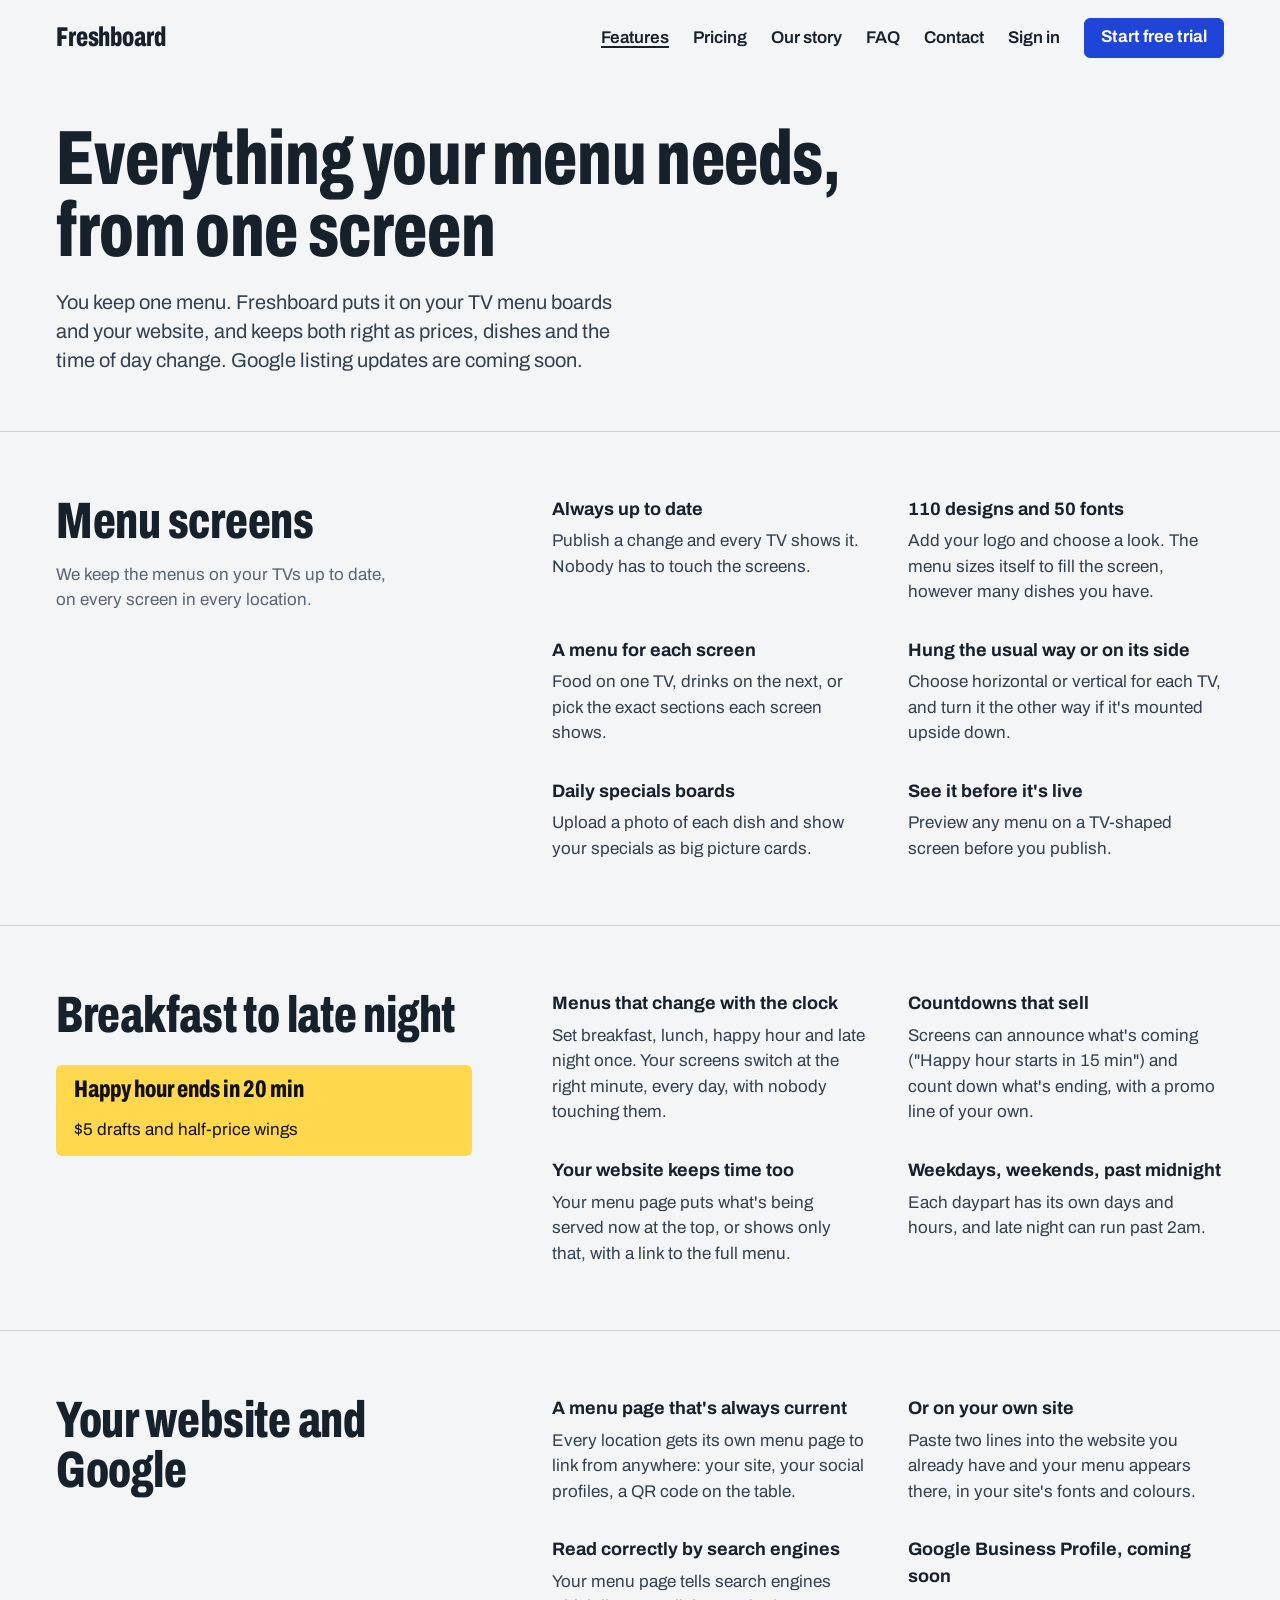
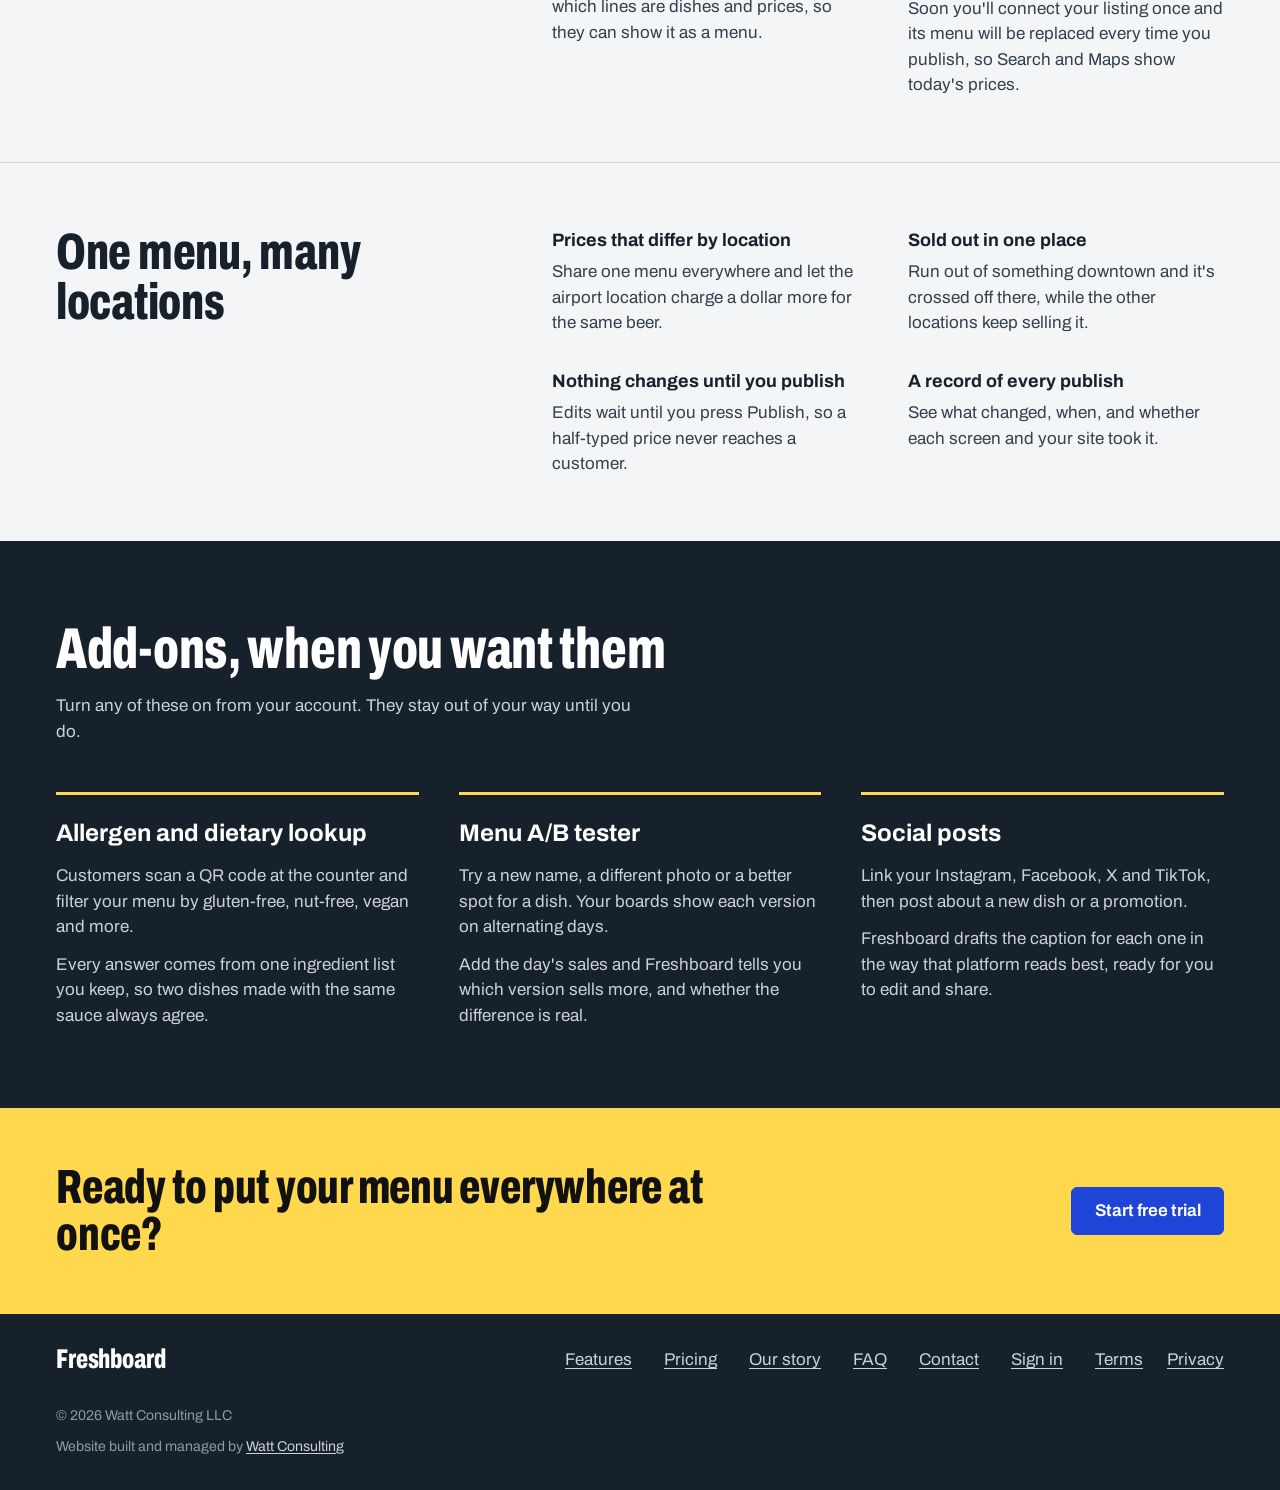
<file: features.html>
<!doctype html>
<html lang="en">
<head>
  <meta charset="utf-8">
  <meta name="viewport" content="width=device-width, initial-scale=1">
  <title>Digital Menu Board Features for Restaurants | Freshboard</title>
  <meta name="description" content="Menu boards for any TV in 110 designs, daily specials boards with photos, breakfast-to-late-night dayparts with countdowns, website menus and allergen lookup.">
  <meta name="robots" content="index, follow, max-image-preview:large, max-snippet:-1">
  <link rel="canonical" href="https://freshboard.org/features.html">
  <meta name="theme-color" content="#17212B">
  <meta property="og:type" content="website">
  <meta property="og:site_name" content="Freshboard">
  <meta property="og:locale" content="en_US">
  <meta property="og:url" content="https://freshboard.org/features.html">
  <meta property="og:title" content="Digital Menu Board Features for Restaurants">
  <meta property="og:description" content="Menu boards for any TV in 110 designs, daily specials boards with photos, breakfast-to-late-night dayparts with countdowns, website menus and allergen lookup.">
  <meta property="og:image" content="https://freshboard.org/og-image.png">
  <meta property="og:image:width" content="1200">
  <meta property="og:image:height" content="630">
  <meta property="og:image:alt" content="Freshboard. Change a price once. Every menu follows. Digital menu board software for restaurants.">
  <meta name="twitter:card" content="summary_large_image">
  <meta name="twitter:title" content="Digital Menu Board Features for Restaurants">
  <meta name="twitter:description" content="Menu boards for any TV in 110 designs, daily specials boards with photos, breakfast-to-late-night dayparts with countdowns, website menus and allergen lookup.">
  <meta name="twitter:image" content="https://freshboard.org/og-image.png">
  <link rel="icon" href="/favicon.svg" type="image/svg+xml">
  <link rel="icon" href="/favicon-48.png" type="image/png" sizes="48x48">
  <link rel="apple-touch-icon" href="/apple-touch-icon.png">
  <link rel="preconnect" href="https://fonts.googleapis.com">
  <link rel="preconnect" href="https://fonts.gstatic.com" crossorigin>
  <link href="https://fonts.googleapis.com/css2?family=Archivo:wdth,wght@62..125,100..900&display=swap" rel="stylesheet">
  <link rel="stylesheet" href="/styles.css?v=20261019e">
  <script type="application/ld+json">
{
 "@context": "https://schema.org",
 "@graph": [
  {
   "@type": "WebPage",
   "@id": "https://freshboard.org/features.html#webpage",
   "url": "https://freshboard.org/features.html",
   "name": "Digital Menu Board Features for Restaurants | Freshboard",
   "description": "Menu boards for any TV in 110 designs, daily specials boards with photos, breakfast-to-late-night dayparts with countdowns, website menus and allergen lookup.",
   "isPartOf": {
    "@id": "https://freshboard.org/#website"
   },
   "inLanguage": "en-US"
  },
  {
   "@type": "Organization",
   "@id": "https://freshboard.org/#organization",
   "name": "Freshboard",
   "legalName": "Watt Consulting LLC",
   "url": "https://freshboard.org/",
   "logo": "https://freshboard.org/icon-512.png",
   "email": "info@freshboard.org",
   "address": {
    "@type": "PostalAddress",
    "addressRegion": "WA",
    "addressCountry": "US"
   },
   "contactPoint": {
    "@type": "ContactPoint",
    "contactType": "customer support",
    "email": "info@freshboard.org",
    "availableLanguage": "en"
   }
  },
  {
   "@type": "BreadcrumbList",
   "itemListElement": [
    {
     "@type": "ListItem",
     "position": 1,
     "name": "Home",
     "item": "https://freshboard.org/"
    },
    {
     "@type": "ListItem",
     "position": 2,
     "name": "Features",
     "item": "https://freshboard.org/features.html"
    }
   ]
  }
 ]
}
  </script>
  <!-- Meta Pixel Code -->
  <script>
  !function(f,b,e,v,n,t,s)
  {if(f.fbq)return;n=f.fbq=function(){n.callMethod?
  n.callMethod.apply(n,arguments):n.queue.push(arguments)};
  if(!f._fbq)f._fbq=n;n.push=n;n.loaded=!0;n.version='2.0';
  n.queue=[];t=b.createElement(e);t.async=!0;
  t.src=v;s=b.getElementsByTagName(e)[0];
  s.parentNode.insertBefore(t,s)}(window, document,'script',
  'https://connect.facebook.net/en_US/fbevents.js');
  fbq('init', '2160893344802256');
  fbq('track', 'PageView');
  </script>
  <!-- End Meta Pixel Code -->
</head>
<body>
  <noscript><img height="1" width="1" style="display:none" alt=""
  src="https://www.facebook.com/tr?id=2160893344802256&amp;ev=PageView&amp;noscript=1"
  /></noscript>
  <header class="site-head">
    <div class="wrap">
      <a class="brand display" href="/">Freshboard</a>
      <nav aria-label="Main">
        <a href="/features.html" aria-current="page">Features</a>
        <a href="/pricing.html">Pricing</a>
        <a href="/our-story.html">Our story</a>
        <a href="/faq.html">FAQ</a>
        <a href="/contact.html">Contact</a>
        <a href="https://app.freshboard.org/app">Sign in</a>
        <a class="btn btn-primary" href="https://app.freshboard.org/app?signup">Start free trial</a>
      </nav>
    </div>
  </header>

  <main>
    <section class="page-hero">
      <div class="wrap">
        <h1 class="display">Everything your menu needs, from one screen</h1>
        <p class="lede">You keep one menu. Freshboard puts it on your TV menu boards and your website, and keeps both right as prices, dishes and the time of day change. Google listing updates are coming soon.</p>
      </div>
    </section>

    <section class="topic">
      <div class="wrap topic-grid">
        <div>
          <h2 class="display">Menu screens</h2>
          <p class="aside">We keep the menus on your TVs up to date, on every screen in every location.</p>
        </div>
        <dl>
          <div>
            <dt>Always up to date</dt>
            <dd>Publish a change and every TV shows it. Nobody has to touch the screens.</dd>
          </div>
          <div>
            <dt>110 designs and 50 fonts</dt>
            <dd>Add your logo and choose a look. The menu sizes itself to fill the screen, however many dishes you have.</dd>
          </div>
          <div>
            <dt>A menu for each screen</dt>
            <dd>Food on one TV, drinks on the next, or pick the exact sections each screen shows.</dd>
          </div>
          <div>
            <dt>Hung the usual way or on its side</dt>
            <dd>Choose horizontal or vertical for each TV, and turn it the other way if it's mounted upside down.</dd>
          </div>
          <div>
            <dt>Daily specials boards</dt>
            <dd>Upload a photo of each dish and show your specials as big picture cards.</dd>
          </div>
          <div>
            <dt>See it before it's live</dt>
            <dd>Preview any menu on a TV-shaped screen before you publish.</dd>
          </div>
        </dl>
      </div>
    </section>

    <section class="topic">
      <div class="wrap topic-grid">
        <div>
          <h2 class="display">Breakfast to late night</h2>
          <p class="countdown"><strong>Happy hour ends in 20 min</strong> <span>$5 drafts and half-price wings</span></p>
        </div>
        <dl>
          <div>
            <dt>Menus that change with the clock</dt>
            <dd>Set breakfast, lunch, happy hour and late night once. Your screens switch at the right minute, every day, with nobody touching them.</dd>
          </div>
          <div>
            <dt>Countdowns that sell</dt>
            <dd>Screens can announce what's coming ("Happy hour starts in 15 min") and count down what's ending, with a promo line of your own.</dd>
          </div>
          <div>
            <dt>Your website keeps time too</dt>
            <dd>Your menu page puts what's being served now at the top, or shows only that, with a link to the full menu.</dd>
          </div>
          <div>
            <dt>Weekdays, weekends, past midnight</dt>
            <dd>Each daypart has its own days and hours, and late night can run past 2am.</dd>
          </div>
        </dl>
      </div>
    </section>

    <section class="topic">
      <div class="wrap topic-grid">
        <div>
          <h2 class="display">Your website and Google</h2>
        </div>
        <dl>
          <div>
            <dt>A menu page that's always current</dt>
            <dd>Every location gets its own menu page to link from anywhere: your site, your social profiles, a QR code on the table.</dd>
          </div>
          <div>
            <dt>Or on your own site</dt>
            <dd>Paste two lines into the website you already have and your menu appears there, in your site's fonts and colours.</dd>
          </div>
          <div>
            <dt>Read correctly by search engines</dt>
            <dd>Your menu page tells search engines which lines are dishes and prices, so they can show it as a menu.</dd>
          </div>
          <div>
            <dt>Google Business Profile, coming soon</dt>
            <dd>Soon you'll connect your listing once and its menu will be replaced every time you publish, so Search and Maps show today's prices.</dd>
          </div>
        </dl>
      </div>
    </section>

    <section class="topic">
      <div class="wrap topic-grid">
        <div>
          <h2 class="display">One menu, many locations</h2>
        </div>
        <dl>
          <div>
            <dt>Prices that differ by location</dt>
            <dd>Share one menu everywhere and let the airport location charge a dollar more for the same beer.</dd>
          </div>
          <div>
            <dt>Sold out in one place</dt>
            <dd>Run out of something downtown and it's crossed off there, while the other locations keep selling it.</dd>
          </div>
          <div>
            <dt>Nothing changes until you publish</dt>
            <dd>Edits wait until you press Publish, so a half-typed price never reaches a customer.</dd>
          </div>
          <div>
            <dt>A record of every publish</dt>
            <dd>See what changed, when, and whether each screen and your site took it.</dd>
          </div>
        </dl>
      </div>
    </section>

    <section class="channels addons">
      <div class="wrap">
        <h2 class="display">Add-ons, when you want them</h2>
        <p class="lede">Turn any of these on from your account. They stay out of your way until you do.</p>
        <div class="channel-grid">
          <article>
            <h3>Allergen and dietary lookup</h3>
            <p>Customers scan a QR code at the counter and filter your menu by gluten-free, nut-free, vegan and more.</p>
            <p>Every answer comes from one ingredient list you keep, so two dishes made with the same sauce always agree.</p>
          </article>
          <article>
            <h3>Menu A/B tester</h3>
            <p>Try a new name, a different photo or a better spot for a dish. Your boards show each version on alternating days.</p>
            <p>Add the day's sales and Freshboard tells you which version sells more, and whether the difference is real.</p>
          </article>
          <article>
            <h3>Social posts</h3>
            <p>Link your Instagram, Facebook, X and TikTok, then post about a new dish or a promotion.</p>
            <p>Freshboard drafts the caption for each one in the way that platform reads best, ready for you to edit and share.</p>
          </article>
        </div>
      </div>
    </section>

    <section class="cta-band">
      <div class="wrap">
        <h2 class="display">Ready to put your menu everywhere at once?</h2>
        <a class="btn btn-primary btn-large" href="https://app.freshboard.org/app?signup">Start free trial</a>
      </div>
    </section>
  </main>

  <footer class="site-foot">
    <div class="wrap">
      <span class="brand display">Freshboard</span>
      <a href="/features.html">Features</a>
      <a href="/pricing.html">Pricing</a>
      <a href="/our-story.html">Our story</a>
      <a href="/faq.html">FAQ</a>
      <a href="/contact.html">Contact</a>
      <a href="https://app.freshboard.org/app">Sign in</a>
      <span class="legal-links"><a href="/terms.html">Terms</a><a href="/privacy.html">Privacy</a></span>
      <small>&copy; 2026 Watt Consulting LLC</small>
      <small class="credit">Website built and managed by <a href="https://www.wattconsulting.net/">Watt Consulting</a></small>
    </div>
  </footer>
</body>
</html>
</file>
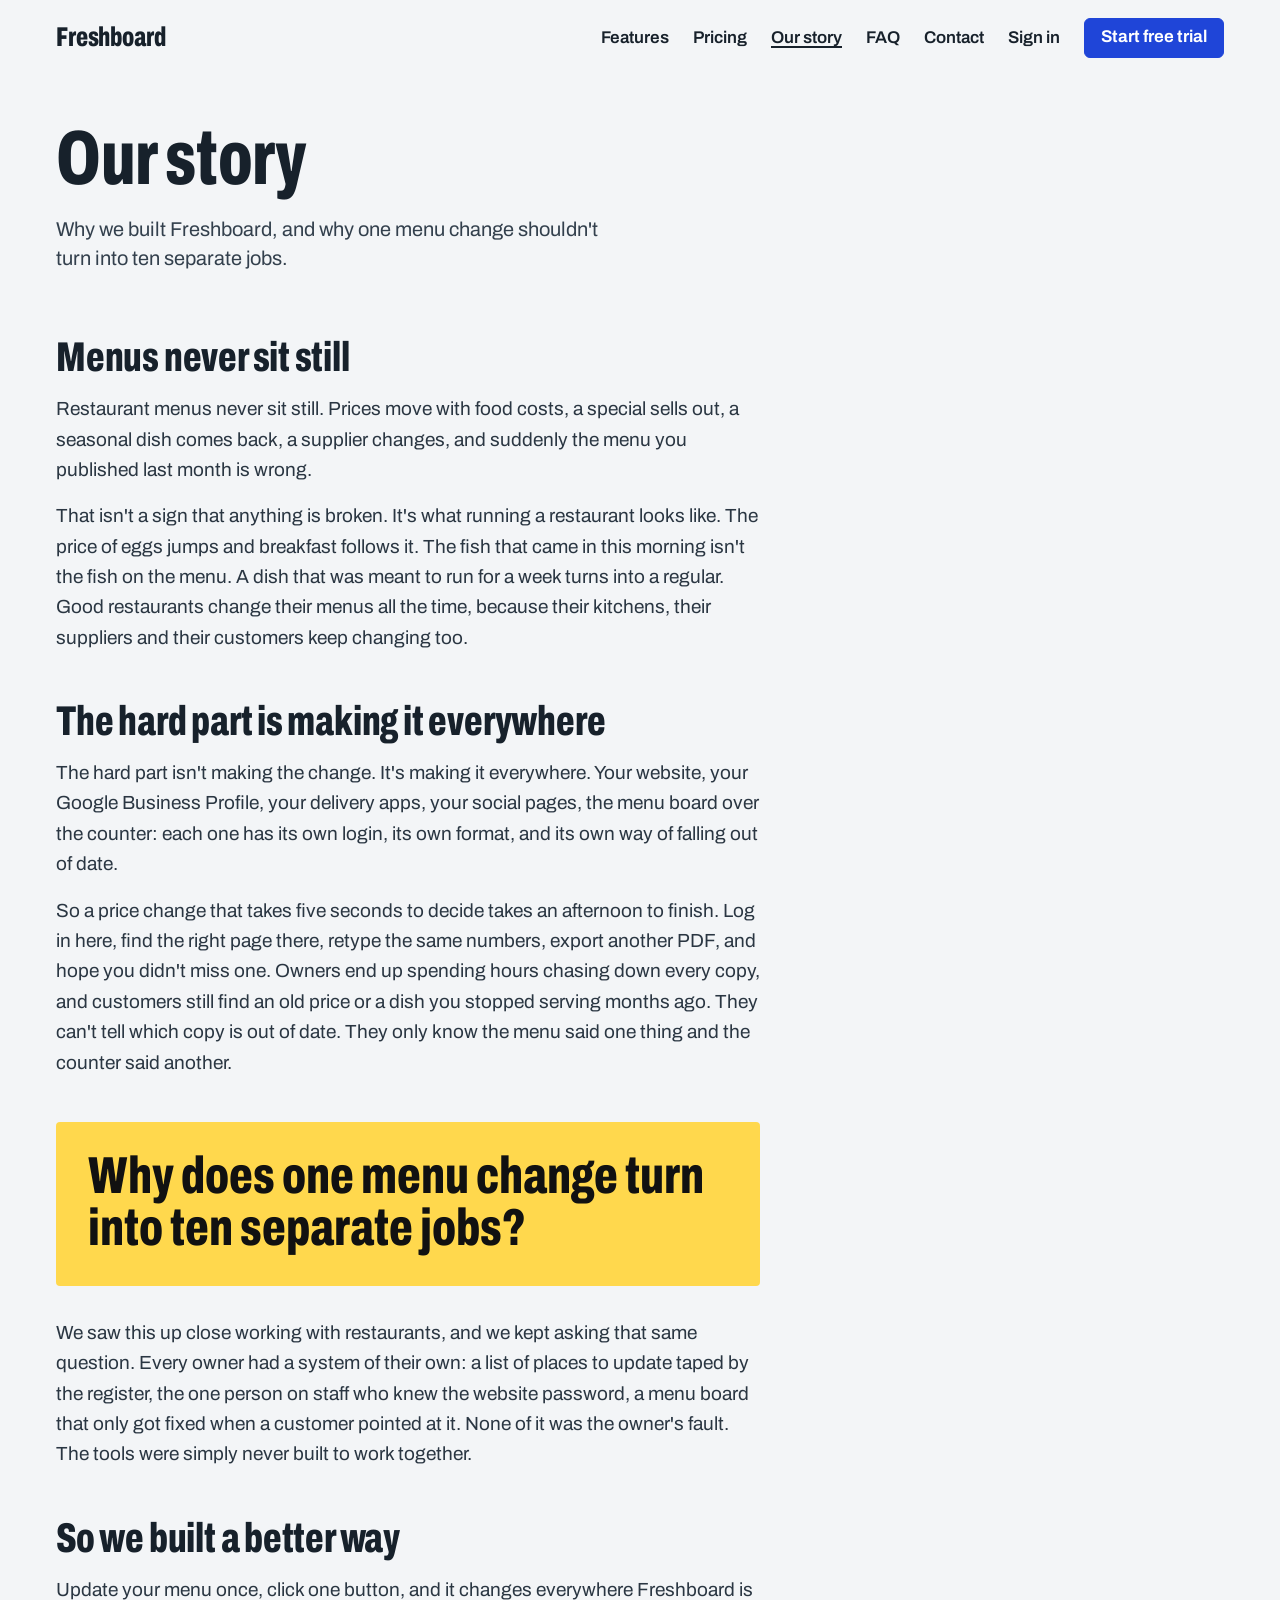
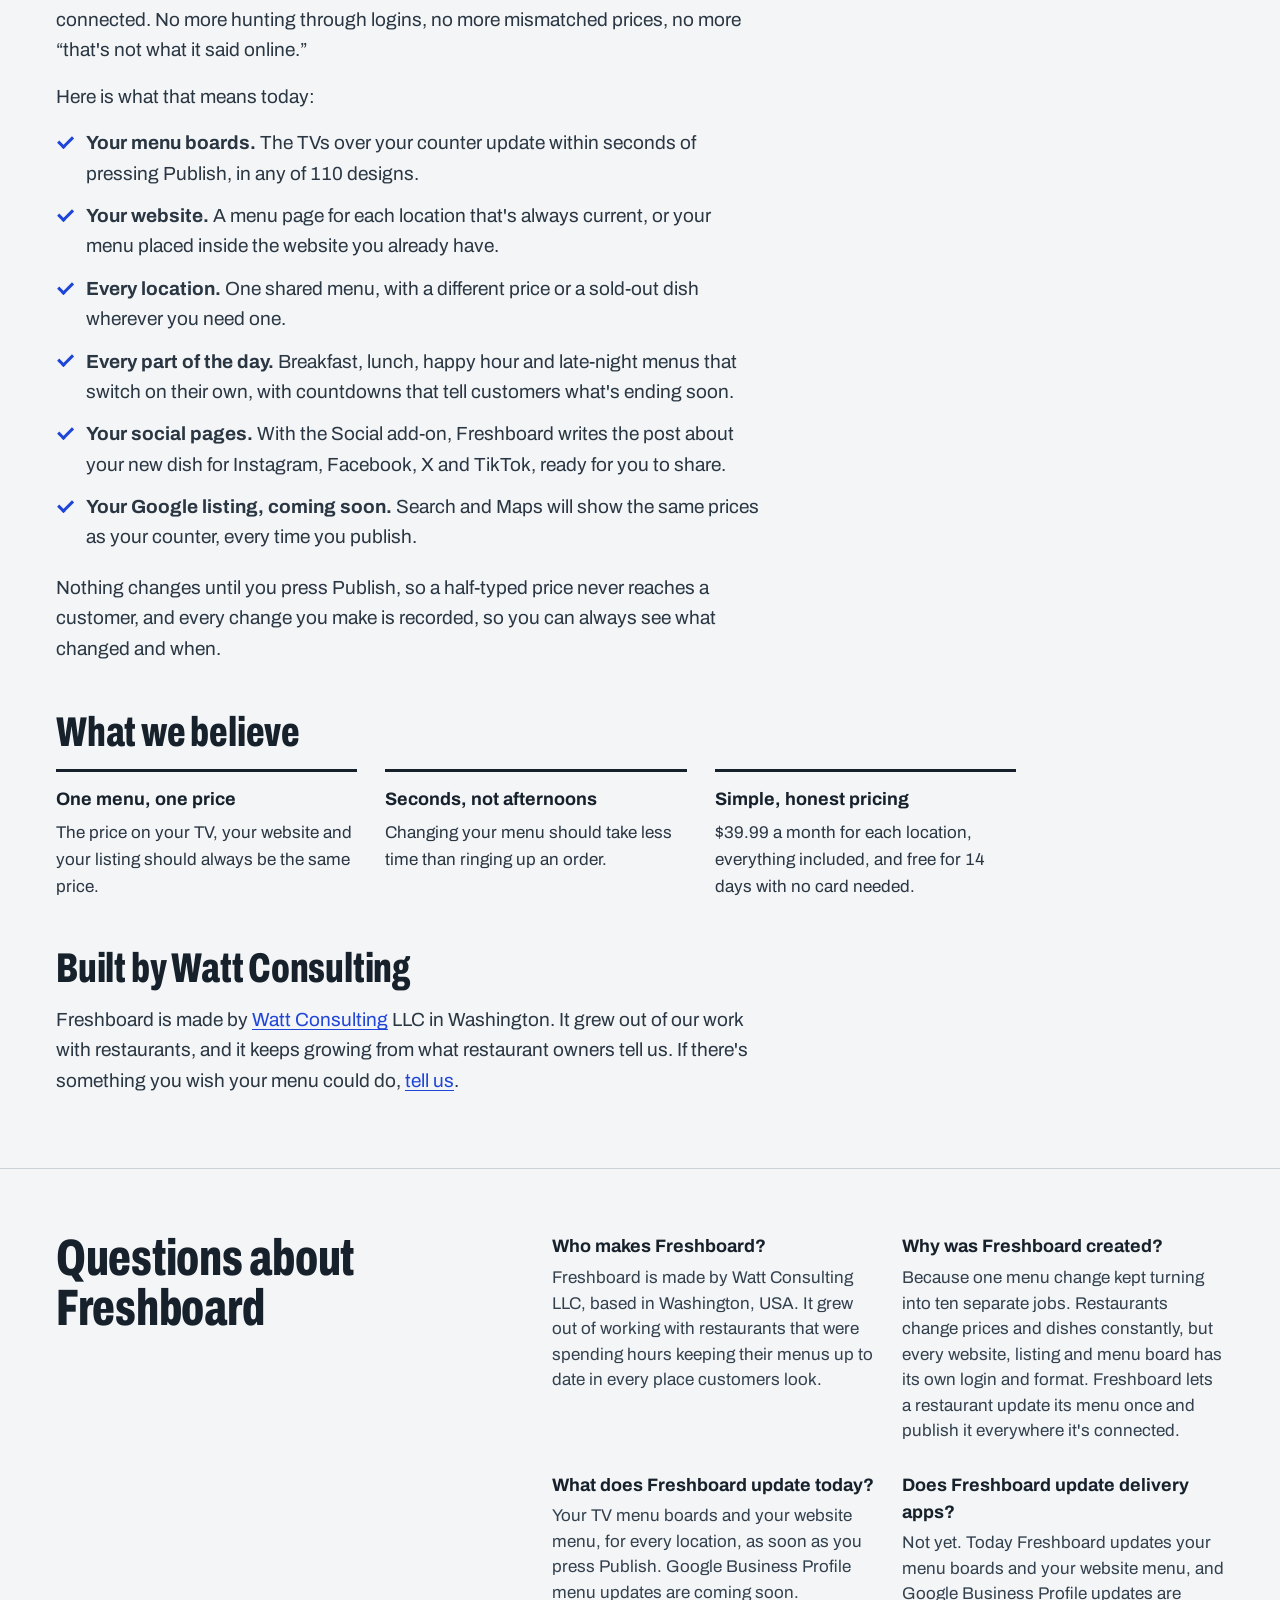
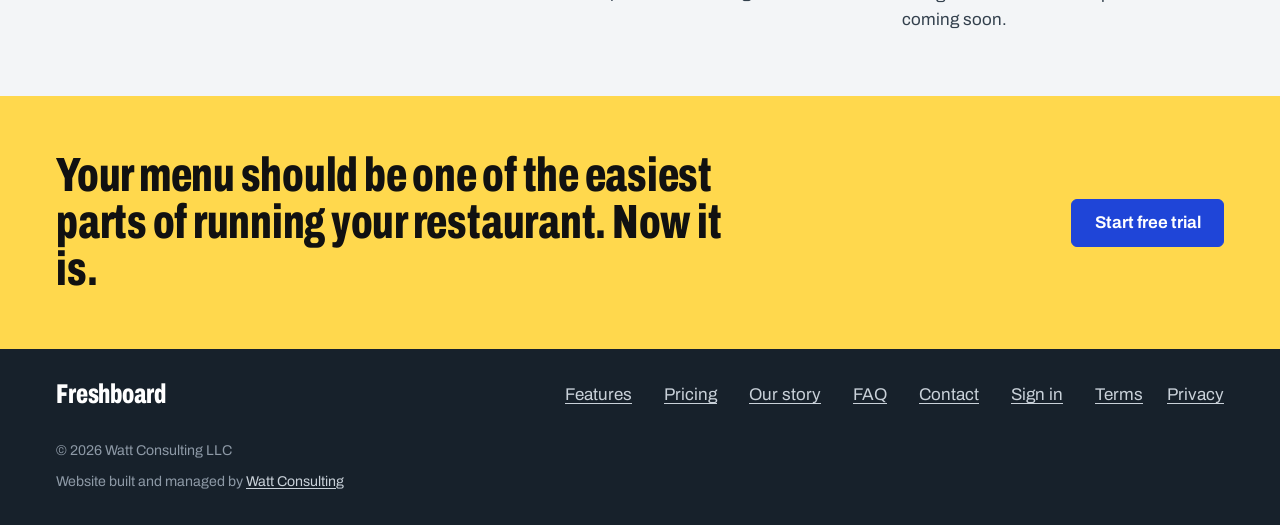
<file: our-story.html>
<!doctype html>
<html lang="en">
<head>
  <meta charset="utf-8">
  <meta name="viewport" content="width=device-width, initial-scale=1">
  <title>Our Story: Why We Built Freshboard | Freshboard</title>
  <meta name="description" content="Restaurant menus change constantly, and every change turns into ten jobs. Why we built Freshboard: update your menu once and your boards and website follow.">
  <meta name="robots" content="index, follow, max-image-preview:large, max-snippet:-1">
  <link rel="canonical" href="https://freshboard.org/our-story.html">
  <meta name="theme-color" content="#17212B">
  <meta property="og:type" content="website">
  <meta property="og:site_name" content="Freshboard">
  <meta property="og:locale" content="en_US">
  <meta property="og:url" content="https://freshboard.org/our-story.html">
  <meta property="og:title" content="Our Story: Why We Built Freshboard">
  <meta property="og:description" content="Restaurant menus change constantly, and every change turns into ten jobs. Why we built Freshboard: update your menu once and your boards and website follow.">
  <meta property="og:image" content="https://freshboard.org/og-image.png">
  <meta property="og:image:width" content="1200">
  <meta property="og:image:height" content="630">
  <meta property="og:image:alt" content="Freshboard. Change a price once. Every menu follows. Digital menu board software for restaurants.">
  <meta name="twitter:card" content="summary_large_image">
  <meta name="twitter:title" content="Our Story: Why We Built Freshboard">
  <meta name="twitter:description" content="Restaurant menus change constantly, and every change turns into ten jobs. Why we built Freshboard: update your menu once and your boards and website follow.">
  <meta name="twitter:image" content="https://freshboard.org/og-image.png">
  <link rel="icon" href="/favicon.svg" type="image/svg+xml">
  <link rel="icon" href="/favicon-48.png" type="image/png" sizes="48x48">
  <link rel="apple-touch-icon" href="/apple-touch-icon.png">
  <link rel="preconnect" href="https://fonts.googleapis.com">
  <link rel="preconnect" href="https://fonts.gstatic.com" crossorigin>
  <link href="https://fonts.googleapis.com/css2?family=Archivo:wdth,wght@62..125,100..900&display=swap" rel="stylesheet">
  <link rel="stylesheet" href="/styles.css?v=20261019e">
  <script type="application/ld+json">
{
 "@context": "https://schema.org",
 "@graph": [
  {
   "@type": "AboutPage",
   "@id": "https://freshboard.org/our-story.html#webpage",
   "url": "https://freshboard.org/our-story.html",
   "name": "Our Story: Why We Built Freshboard | Freshboard",
   "description": "Restaurant menus change constantly, and every change turns into ten jobs. Why we built Freshboard: update your menu once and your boards and website follow.",
   "isPartOf": {
    "@id": "https://freshboard.org/#website"
   },
   "inLanguage": "en-US"
  },
  {
   "@type": "Organization",
   "@id": "https://freshboard.org/#organization",
   "name": "Freshboard",
   "legalName": "Watt Consulting LLC",
   "url": "https://freshboard.org/",
   "logo": "https://freshboard.org/icon-512.png",
   "email": "info@freshboard.org",
   "address": {
    "@type": "PostalAddress",
    "addressRegion": "WA",
    "addressCountry": "US"
   },
   "contactPoint": {
    "@type": "ContactPoint",
    "contactType": "customer support",
    "email": "info@freshboard.org",
    "availableLanguage": "en"
   }
  },
  {
   "@type": "BreadcrumbList",
   "itemListElement": [
    {
     "@type": "ListItem",
     "position": 1,
     "name": "Home",
     "item": "https://freshboard.org/"
    },
    {
     "@type": "ListItem",
     "position": 2,
     "name": "Our story",
     "item": "https://freshboard.org/our-story.html"
    }
   ]
  }
 ]
}
  </script>
  <!-- Meta Pixel Code -->
  <script>
  !function(f,b,e,v,n,t,s)
  {if(f.fbq)return;n=f.fbq=function(){n.callMethod?
  n.callMethod.apply(n,arguments):n.queue.push(arguments)};
  if(!f._fbq)f._fbq=n;n.push=n;n.loaded=!0;n.version='2.0';
  n.queue=[];t=b.createElement(e);t.async=!0;
  t.src=v;s=b.getElementsByTagName(e)[0];
  s.parentNode.insertBefore(t,s)}(window, document,'script',
  'https://connect.facebook.net/en_US/fbevents.js');
  fbq('init', '2160893344802256');
  fbq('track', 'PageView');
  </script>
  <!-- End Meta Pixel Code -->
</head>
<body>
  <noscript><img height="1" width="1" style="display:none" alt=""
  src="https://www.facebook.com/tr?id=2160893344802256&amp;ev=PageView&amp;noscript=1"
  /></noscript>
  <header class="site-head">
    <div class="wrap">
      <a class="brand display" href="/">Freshboard</a>
      <nav aria-label="Main">
        <a href="/features.html">Features</a>
        <a href="/pricing.html">Pricing</a>
        <a href="/our-story.html" aria-current="page">Our story</a>
        <a href="/faq.html">FAQ</a>
        <a href="/contact.html">Contact</a>
        <a href="https://app.freshboard.org/app">Sign in</a>
        <a class="btn btn-primary" href="https://app.freshboard.org/app?signup">Start free trial</a>
      </nav>
    </div>
  </header>

  <main>
    <section class="page-hero">
      <div class="wrap">
        <h1 class="display">Our story</h1>
        <p class="lede">Why we built Freshboard, and why one menu change shouldn't turn into ten separate jobs.</p>
      </div>
    </section>

    <article class="story">
      <div class="wrap">
        <h2 class="display">Menus never sit still</h2>
        <p>Restaurant menus never sit still. Prices move with food costs, a special sells out, a seasonal dish comes back, a supplier changes, and suddenly the menu you published last month is wrong.</p>
        <p>That isn't a sign that anything is broken. It's what running a restaurant looks like. The price of eggs jumps and breakfast follows it. The fish that came in this morning isn't the fish on the menu. A dish that was meant to run for a week turns into a regular. Good restaurants change their menus all the time, because their kitchens, their suppliers and their customers keep changing too.</p>

        <h2 class="display">The hard part is making it everywhere</h2>
        <p>The hard part isn't making the change. It's making it everywhere. Your website, your Google Business Profile, your delivery apps, your social pages, the menu board over the counter: each one has its own login, its own format, and its own way of falling out of date.</p>
        <p>So a price change that takes five seconds to decide takes an afternoon to finish. Log in here, find the right page there, retype the same numbers, export another PDF, and hope you didn't miss one. Owners end up spending hours chasing down every copy, and customers still find an old price or a dish you stopped serving months ago. They can't tell which copy is out of date. They only know the menu said one thing and the counter said another.</p>

        <blockquote class="story-question">
          <p>Why does one menu change turn into ten separate jobs?</p>
        </blockquote>
        <p>We saw this up close working with restaurants, and we kept asking that same question. Every owner had a system of their own: a list of places to update taped by the register, the one person on staff who knew the website password, a menu board that only got fixed when a customer pointed at it. None of it was the owner's fault. The tools were simply never built to work together.</p>

        <h2 class="display">So we built a better way</h2>
        <p>Update your menu once, click one button, and it changes everywhere Freshboard is connected. No more hunting through logins, no more mismatched prices, no more &ldquo;that's not what it said online.&rdquo;</p>
        <p>Here is what that means today:</p>
        <ul class="included">
          <li><strong>Your menu boards.</strong> The TVs over your counter update within seconds of pressing Publish, in any of 110 designs.</li>
          <li><strong>Your website.</strong> A menu page for each location that's always current, or your menu placed inside the website you already have.</li>
          <li><strong>Every location.</strong> One shared menu, with a different price or a sold-out dish wherever you need one.</li>
          <li><strong>Every part of the day.</strong> Breakfast, lunch, happy hour and late-night menus that switch on their own, with countdowns that tell customers what's ending soon.</li>
          <li><strong>Your social pages.</strong> With the Social add-on, Freshboard writes the post about your new dish for Instagram, Facebook, X and TikTok, ready for you to share.</li>
          <li><strong>Your Google listing, coming soon.</strong> Search and Maps will show the same prices as your counter, every time you publish.</li>
        </ul>
        <p>Nothing changes until you press Publish, so a half-typed price never reaches a customer, and every change you make is recorded, so you can always see what changed and when.</p>

        <h2 class="display">What we believe</h2>
        <dl class="beliefs">
          <div>
            <dt>One menu, one price</dt>
            <dd>The price on your TV, your website and your listing should always be the same price.</dd>
          </div>
          <div>
            <dt>Seconds, not afternoons</dt>
            <dd>Changing your menu should take less time than ringing up an order.</dd>
          </div>
          <div>
            <dt>Simple, honest pricing</dt>
            <dd>$39.99 a month for each location, everything included, and free for 14 days with no card needed.</dd>
          </div>
        </dl>

        <h2 class="display">Built by Watt Consulting</h2>
        <p>Freshboard is made by <a href="https://www.wattconsulting.net/">Watt Consulting</a> LLC in Washington. It grew out of our work with restaurants, and it keeps growing from what restaurant owners tell us. If there's something you wish your menu could do, <a href="/contact.html">tell us</a>.</p>
      </div>
    </article>

    <section class="topic faq">
      <div class="wrap topic-grid">
        <div>
          <h2 class="display">Questions about Freshboard</h2>
        </div>
        <dl>
          <div>
            <dt>Who makes Freshboard?</dt>
            <dd>Freshboard is made by Watt Consulting LLC, based in Washington, USA. It grew out of working with restaurants that were spending hours keeping their menus up to date in every place customers look.</dd>
          </div>
          <div>
            <dt>Why was Freshboard created?</dt>
            <dd>Because one menu change kept turning into ten separate jobs. Restaurants change prices and dishes constantly, but every website, listing and menu board has its own login and format. Freshboard lets a restaurant update its menu once and publish it everywhere it's connected.</dd>
          </div>
          <div>
            <dt>What does Freshboard update today?</dt>
            <dd>Your TV menu boards and your website menu, for every location, as soon as you press Publish. Google Business Profile menu updates are coming soon.</dd>
          </div>
          <div>
            <dt>Does Freshboard update delivery apps?</dt>
            <dd>Not yet. Today Freshboard updates your menu boards and your website menu, and Google Business Profile updates are coming soon.</dd>
          </div>
        </dl>
      </div>
    </section>

    <section class="cta-band">
      <div class="wrap">
        <h2 class="display">Your menu should be one of the easiest parts of running your restaurant. Now it is.</h2>
        <a class="btn btn-primary btn-large" href="https://app.freshboard.org/app?signup">Start free trial</a>
      </div>
    </section>
  </main>

  <footer class="site-foot">
    <div class="wrap">
      <span class="brand display">Freshboard</span>
      <a href="/features.html">Features</a>
      <a href="/pricing.html">Pricing</a>
      <a href="/our-story.html">Our story</a>
      <a href="/faq.html">FAQ</a>
      <a href="/contact.html">Contact</a>
      <a href="https://app.freshboard.org/app">Sign in</a>
      <span class="legal-links"><a href="/terms.html">Terms</a><a href="/privacy.html">Privacy</a></span>
      <small>&copy; 2026 Watt Consulting LLC</small>
      <small class="credit">Website built and managed by <a href="https://www.wattconsulting.net/">Watt Consulting</a></small>
    </div>
  </footer>
</body>
</html>
</file>
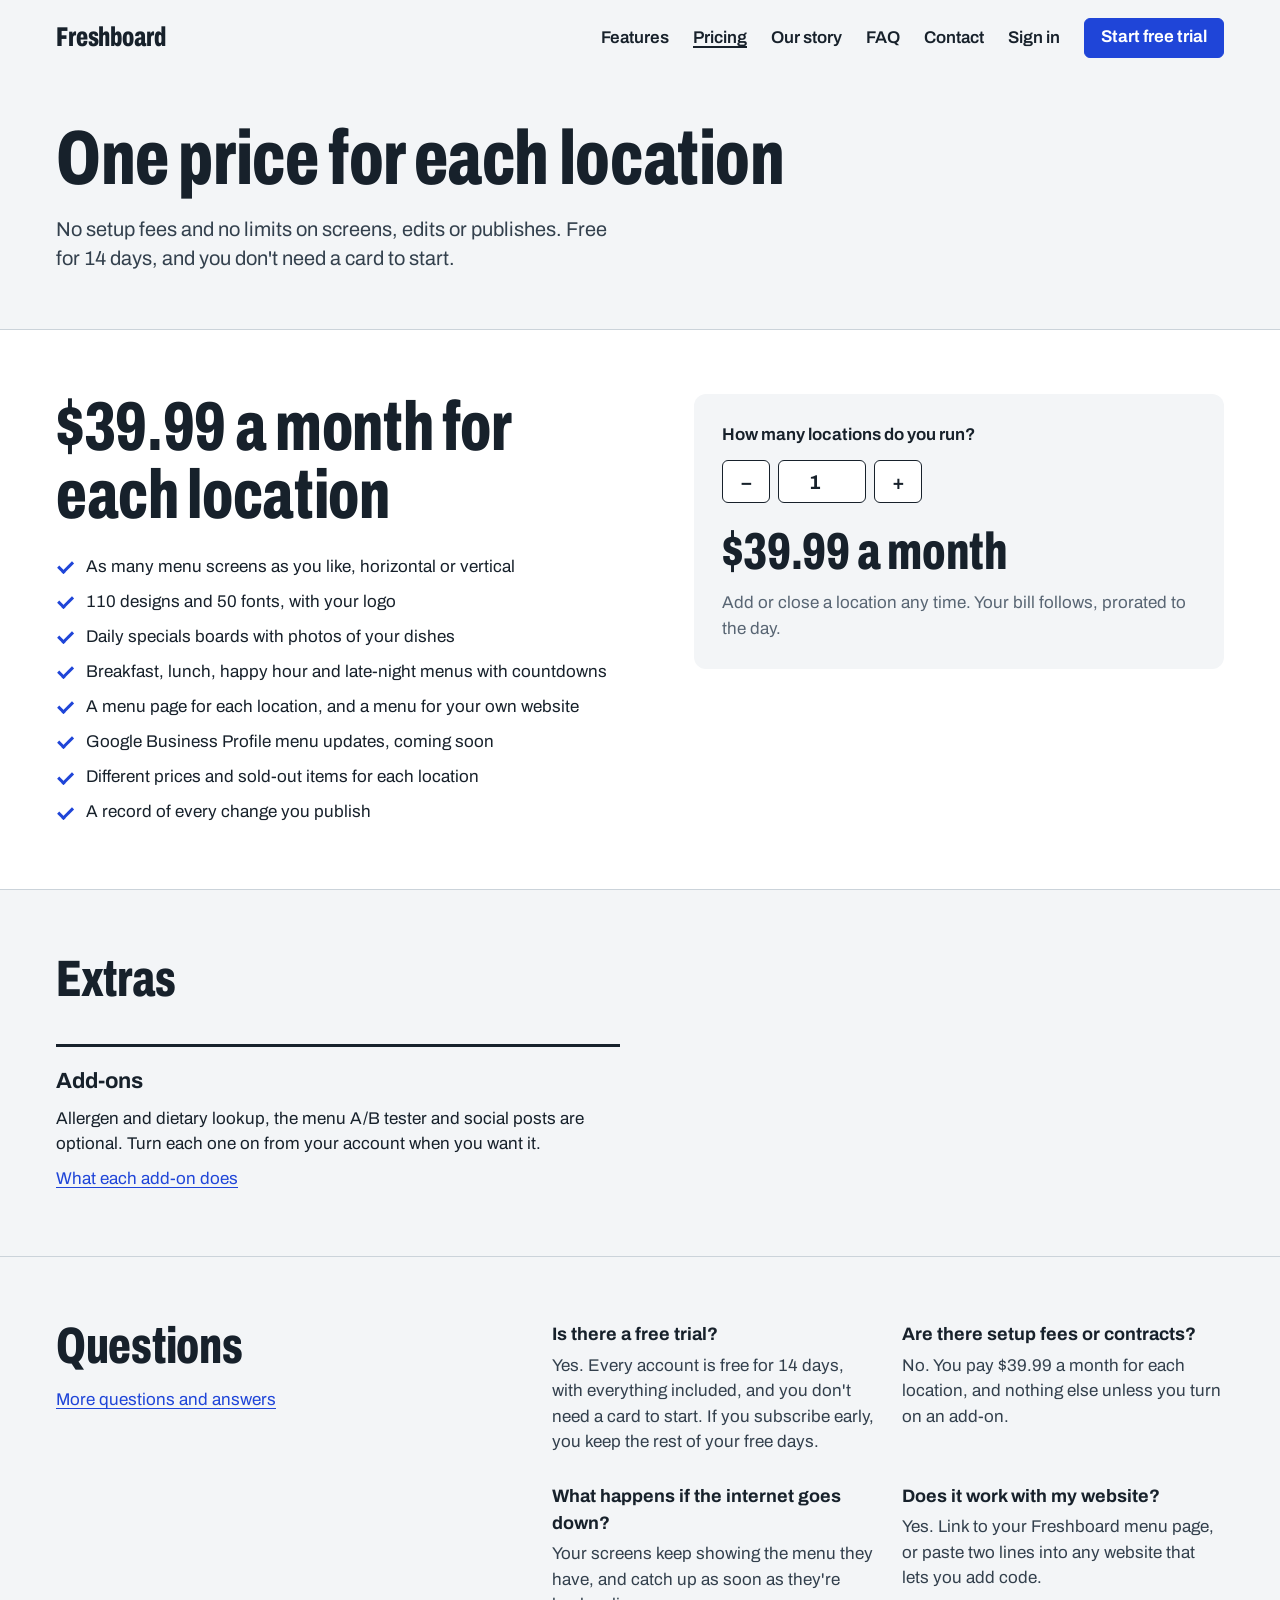
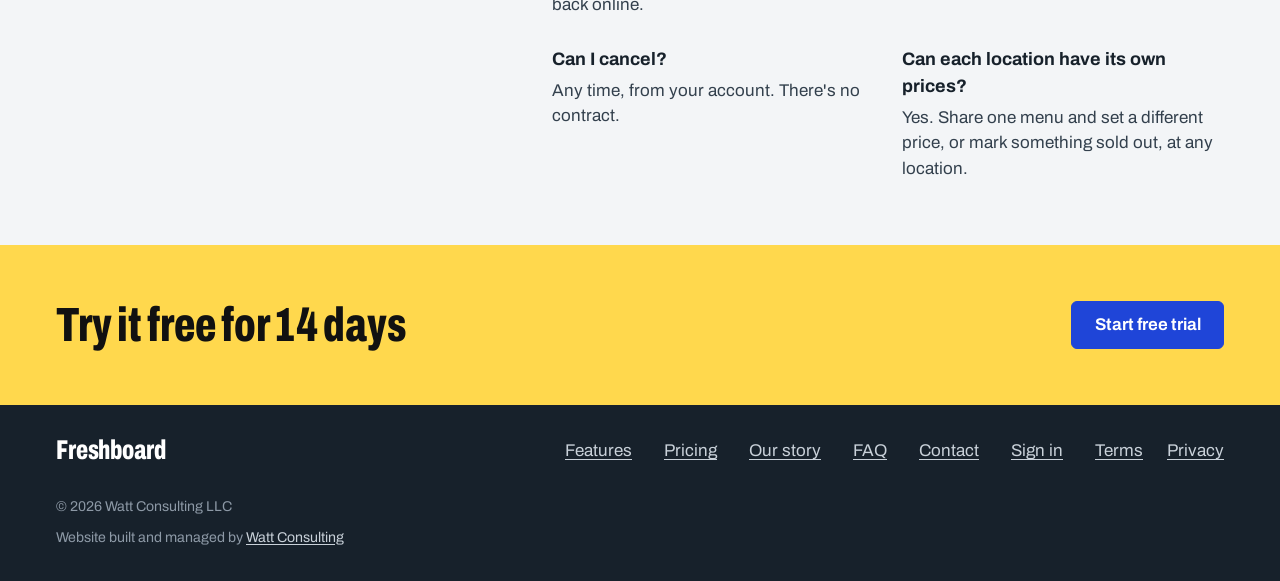
<file: pricing.html>
<!doctype html>
<html lang="en">
<head>
  <meta charset="utf-8">
  <meta name="viewport" content="width=device-width, initial-scale=1">
  <title>Pricing: $39.99 a Month per Location | Freshboard</title>
  <meta name="description" content="Freshboard costs $39.99 a month per location, with unlimited screens, edits and publishes. Free for 14 days with no card needed, and you can cancel any time.">
  <meta name="robots" content="index, follow, max-image-preview:large, max-snippet:-1">
  <link rel="canonical" href="https://freshboard.org/pricing.html">
  <meta name="theme-color" content="#17212B">
  <meta property="og:type" content="website">
  <meta property="og:site_name" content="Freshboard">
  <meta property="og:locale" content="en_US">
  <meta property="og:url" content="https://freshboard.org/pricing.html">
  <meta property="og:title" content="Pricing: $39.99 a Month per Location">
  <meta property="og:description" content="Freshboard costs $39.99 a month per location, with unlimited screens, edits and publishes. Free for 14 days with no card needed, and you can cancel any time.">
  <meta property="og:image" content="https://freshboard.org/og-image.png">
  <meta property="og:image:width" content="1200">
  <meta property="og:image:height" content="630">
  <meta property="og:image:alt" content="Freshboard. Change a price once. Every menu follows. Digital menu board software for restaurants.">
  <meta name="twitter:card" content="summary_large_image">
  <meta name="twitter:title" content="Pricing: $39.99 a Month per Location">
  <meta name="twitter:description" content="Freshboard costs $39.99 a month per location, with unlimited screens, edits and publishes. Free for 14 days with no card needed, and you can cancel any time.">
  <meta name="twitter:image" content="https://freshboard.org/og-image.png">
  <link rel="icon" href="/favicon.svg" type="image/svg+xml">
  <link rel="icon" href="/favicon-48.png" type="image/png" sizes="48x48">
  <link rel="apple-touch-icon" href="/apple-touch-icon.png">
  <link rel="preconnect" href="https://fonts.googleapis.com">
  <link rel="preconnect" href="https://fonts.gstatic.com" crossorigin>
  <link href="https://fonts.googleapis.com/css2?family=Archivo:wdth,wght@62..125,100..900&display=swap" rel="stylesheet">
  <link rel="stylesheet" href="/styles.css?v=20261019e">
  <script type="application/ld+json">
{
 "@context": "https://schema.org",
 "@graph": [
  {
   "@type": "WebPage",
   "@id": "https://freshboard.org/pricing.html#webpage",
   "url": "https://freshboard.org/pricing.html",
   "name": "Pricing: $39.99 a Month per Location | Freshboard",
   "description": "Freshboard costs $39.99 a month per location, with unlimited screens, edits and publishes. Free for 14 days with no card needed, and you can cancel any time.",
   "isPartOf": {
    "@id": "https://freshboard.org/#website"
   },
   "inLanguage": "en-US",
   "about": {
    "@id": "https://freshboard.org/#software"
   }
  },
  {
   "@type": "Organization",
   "@id": "https://freshboard.org/#organization",
   "name": "Freshboard",
   "legalName": "Watt Consulting LLC",
   "url": "https://freshboard.org/",
   "logo": "https://freshboard.org/icon-512.png",
   "email": "info@freshboard.org",
   "address": {
    "@type": "PostalAddress",
    "addressRegion": "WA",
    "addressCountry": "US"
   },
   "contactPoint": {
    "@type": "ContactPoint",
    "contactType": "customer support",
    "email": "info@freshboard.org",
    "availableLanguage": "en"
   }
  },
  {
   "@type": "SoftwareApplication",
   "@id": "https://freshboard.org/#software",
   "name": "Freshboard",
   "url": "https://freshboard.org/",
   "applicationCategory": "BusinessApplication",
   "applicationSubCategory": "Digital menu board software",
   "operatingSystem": "Web browser",
   "installUrl": "https://app.freshboard.org/app?signup",
   "description": "Digital menu board software for restaurants: edit your menu once and publish it to your TV menu boards and your website together.",
   "featureList": [
    "Menu boards on any TV, horizontal or vertical",
    "110 designs and 50 fonts, with your logo",
    "Breakfast, lunch, happy hour and late-night dayparts with countdowns",
    "Daily specials boards with photos",
    "Website menu page and embed",
    "Different prices and sold-out items per location",
    "Allergen and dietary lookup by QR code (add-on)",
    "Menu A/B testing on screens (add-on)",
    "Social post drafting (add-on)",
    "Google Business Profile menu updates (coming soon)"
   ],
   "offers": [
    {
     "@type": "Offer",
     "name": "Freshboard, per location",
     "price": "39.99",
     "priceCurrency": "USD",
     "url": "https://freshboard.org/pricing.html",
     "description": "Per location, billed monthly, after a 14-day free trial with no card needed. Unlimited screens, edits and publishes.",
     "priceSpecification": {
      "@type": "UnitPriceSpecification",
      "price": "39.99",
      "priceCurrency": "USD",
      "billingDuration": "P1M",
      "unitText": "location"
     }
    }
   ],
   "publisher": {
    "@id": "https://freshboard.org/#organization"
   }
  },
  {
   "@type": "BreadcrumbList",
   "itemListElement": [
    {
     "@type": "ListItem",
     "position": 1,
     "name": "Home",
     "item": "https://freshboard.org/"
    },
    {
     "@type": "ListItem",
     "position": 2,
     "name": "Pricing",
     "item": "https://freshboard.org/pricing.html"
    }
   ]
  }
 ]
}
  </script>
  <!-- Meta Pixel Code -->
  <script>
  !function(f,b,e,v,n,t,s)
  {if(f.fbq)return;n=f.fbq=function(){n.callMethod?
  n.callMethod.apply(n,arguments):n.queue.push(arguments)};
  if(!f._fbq)f._fbq=n;n.push=n;n.loaded=!0;n.version='2.0';
  n.queue=[];t=b.createElement(e);t.async=!0;
  t.src=v;s=b.getElementsByTagName(e)[0];
  s.parentNode.insertBefore(t,s)}(window, document,'script',
  'https://connect.facebook.net/en_US/fbevents.js');
  fbq('init', '2160893344802256');
  fbq('track', 'PageView');
  </script>
  <!-- End Meta Pixel Code -->
</head>
<body>
  <noscript><img height="1" width="1" style="display:none" alt=""
  src="https://www.facebook.com/tr?id=2160893344802256&amp;ev=PageView&amp;noscript=1"
  /></noscript>
  <header class="site-head">
    <div class="wrap">
      <a class="brand display" href="/">Freshboard</a>
      <nav aria-label="Main">
        <a href="/features.html">Features</a>
        <a href="/pricing.html" aria-current="page">Pricing</a>
        <a href="/our-story.html">Our story</a>
        <a href="/faq.html">FAQ</a>
        <a href="/contact.html">Contact</a>
        <a href="https://app.freshboard.org/app">Sign in</a>
        <a class="btn btn-primary" href="https://app.freshboard.org/app?signup">Start free trial</a>
      </nav>
    </div>
  </header>

  <main>
    <section class="page-hero">
      <div class="wrap">
        <h1 class="display">One price for each location</h1>
        <p class="lede">No setup fees and no limits on screens, edits or publishes. Free for 14 days, and you don't need a card to start.</p>
      </div>
    </section>

    <section class="plan">
      <div class="wrap plan-grid">
        <div>
          <h2 class="display plan-title">$39.99 a month for each location</h2>
          <ul class="included">
            <li>As many menu screens as you like, horizontal or vertical</li>
            <li>110 designs and 50 fonts, with your logo</li>
            <li>Daily specials boards with photos of your dishes</li>
            <li>Breakfast, lunch, happy hour and late-night menus with countdowns</li>
            <li>A menu page for each location, and a menu for your own website</li>
            <li>Google Business Profile menu updates, coming soon</li>
            <li>Different prices and sold-out items for each location</li>
            <li>A record of every change you publish</li>
          </ul>
        </div>
        <div class="calc">
          <label for="calc-count">How many locations do you run?</label>
          <div class="calc-row">
            <button type="button" class="btn" id="calc-less" aria-label="One fewer location">&minus;</button>
            <input id="calc-count" type="number" min="1" max="500" value="1" inputmode="numeric">
            <button type="button" class="btn" id="calc-more" aria-label="One more location">+</button>
          </div>
          <p class="calc-total display" id="calc-total" role="status"></p>
          <p class="muted">Add or close a location any time. Your bill follows, prorated to the day.</p>
        </div>
      </div>
    </section>

    <section class="topic topic-flush">
      <div class="wrap">
        <h2 class="display">Extras</h2>
        <div class="extras">
          <article>
            <h3>Add-ons</h3>
            <p>Allergen and dietary lookup, the menu A/B tester and social posts are optional. Turn each one on from your account when you want it.</p>
            <p><a href="/features.html">What each add-on does</a></p>
          </article>
        </div>
      </div>
    </section>

    <section class="topic faq">
      <div class="wrap topic-grid">
        <div>
          <h2 class="display">Questions</h2>
          <p class="aside"><a href="/faq.html">More questions and answers</a></p>
        </div>
        <dl>
          <div>
            <dt>Is there a free trial?</dt>
            <dd>Yes. Every account is free for 14 days, with everything included, and you don't need a card to start. If you subscribe early, you keep the rest of your free days.</dd>
          </div>
          <div>
            <dt>Are there setup fees or contracts?</dt>
            <dd>No. You pay $39.99 a month for each location, and nothing else unless you turn on an add-on.</dd>
          </div>
          <div>
            <dt>What happens if the internet goes down?</dt>
            <dd>Your screens keep showing the menu they have, and catch up as soon as they're back online.</dd>
          </div>
          <div>
            <dt>Does it work with my website?</dt>
            <dd>Yes. Link to your Freshboard menu page, or paste two lines into any website that lets you add code.</dd>
          </div>
          <div>
            <dt>Can I cancel?</dt>
            <dd>Any time, from your account. There's no contract.</dd>
          </div>
          <div>
            <dt>Can each location have its own prices?</dt>
            <dd>Yes. Share one menu and set a different price, or mark something sold out, at any location.</dd>
          </div>
        </dl>
      </div>
    </section>

    <section class="cta-band">
      <div class="wrap">
        <h2 class="display">Try it free for 14 days</h2>
        <a class="btn btn-primary btn-large" href="https://app.freshboard.org/app?signup">Start free trial</a>
      </div>
    </section>
  </main>

  <footer class="site-foot">
    <div class="wrap">
      <span class="brand display">Freshboard</span>
      <a href="/features.html">Features</a>
      <a href="/pricing.html">Pricing</a>
      <a href="/our-story.html">Our story</a>
      <a href="/faq.html">FAQ</a>
      <a href="/contact.html">Contact</a>
      <a href="https://app.freshboard.org/app">Sign in</a>
      <span class="legal-links"><a href="/terms.html">Terms</a><a href="/privacy.html">Privacy</a></span>
      <small>&copy; 2026 Watt Consulting LLC</small>
      <small class="credit">Website built and managed by <a href="https://www.wattconsulting.net/">Watt Consulting</a></small>
    </div>
  </footer>

  <script>
    // The pricing calculator: $39.99 for each location.
    (function () {
      'use strict';
      var count = document.getElementById('calc-count');
      var total = document.getElementById('calc-total');
      var unit = 3999;
      function draw() {
        var n = Math.max(1, Math.min(500, parseInt(count.value, 10) || 1));
        total.textContent = '$' + (n * unit / 100).toLocaleString('en-US', { minimumFractionDigits: 2, maximumFractionDigits: 2 }) + ' a month';
        return n;
      }
      document.getElementById('calc-less').addEventListener('click', function () { count.value = Math.max(1, draw() - 1); draw(); });
      document.getElementById('calc-more').addEventListener('click', function () { count.value = Math.min(500, draw() + 1); draw(); });
      count.addEventListener('input', draw);
      count.addEventListener('blur', function () { count.value = draw(); });
      draw();
    })();
  </script>
</body>
</html>
</file>
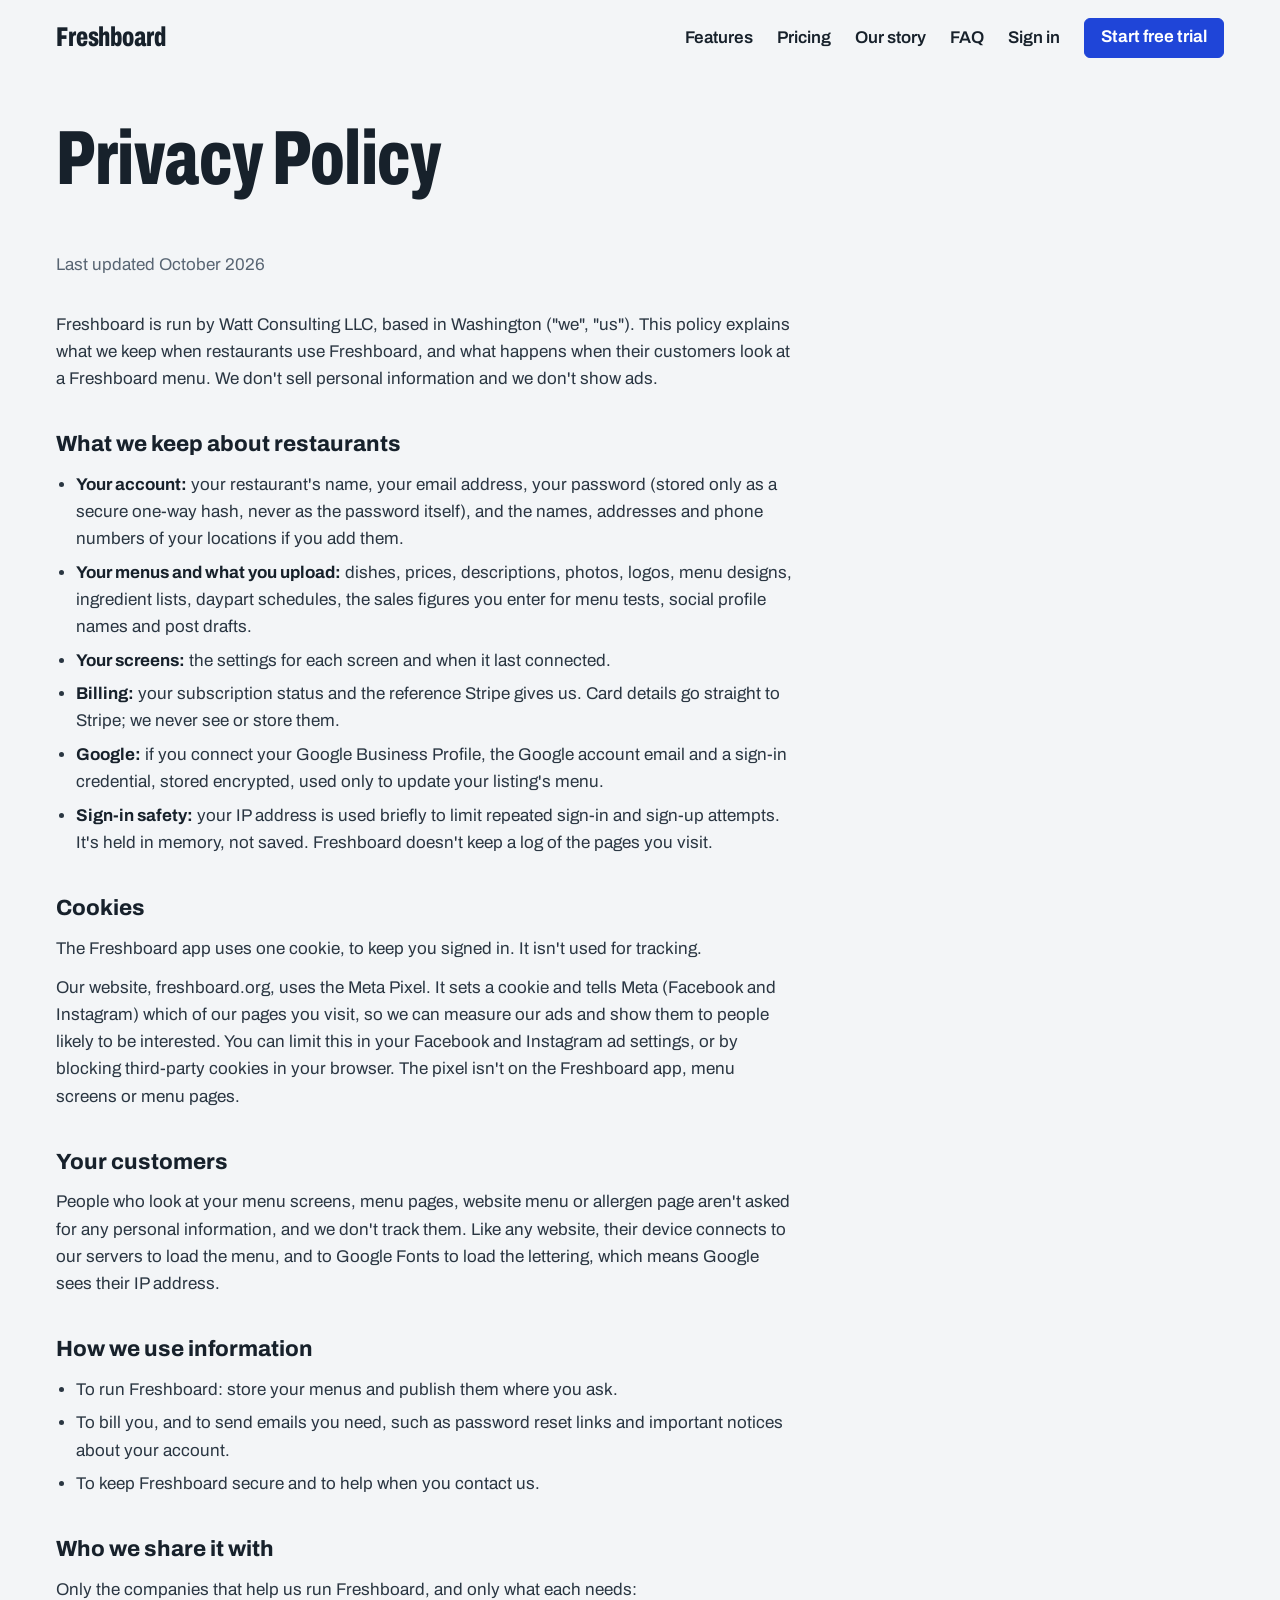
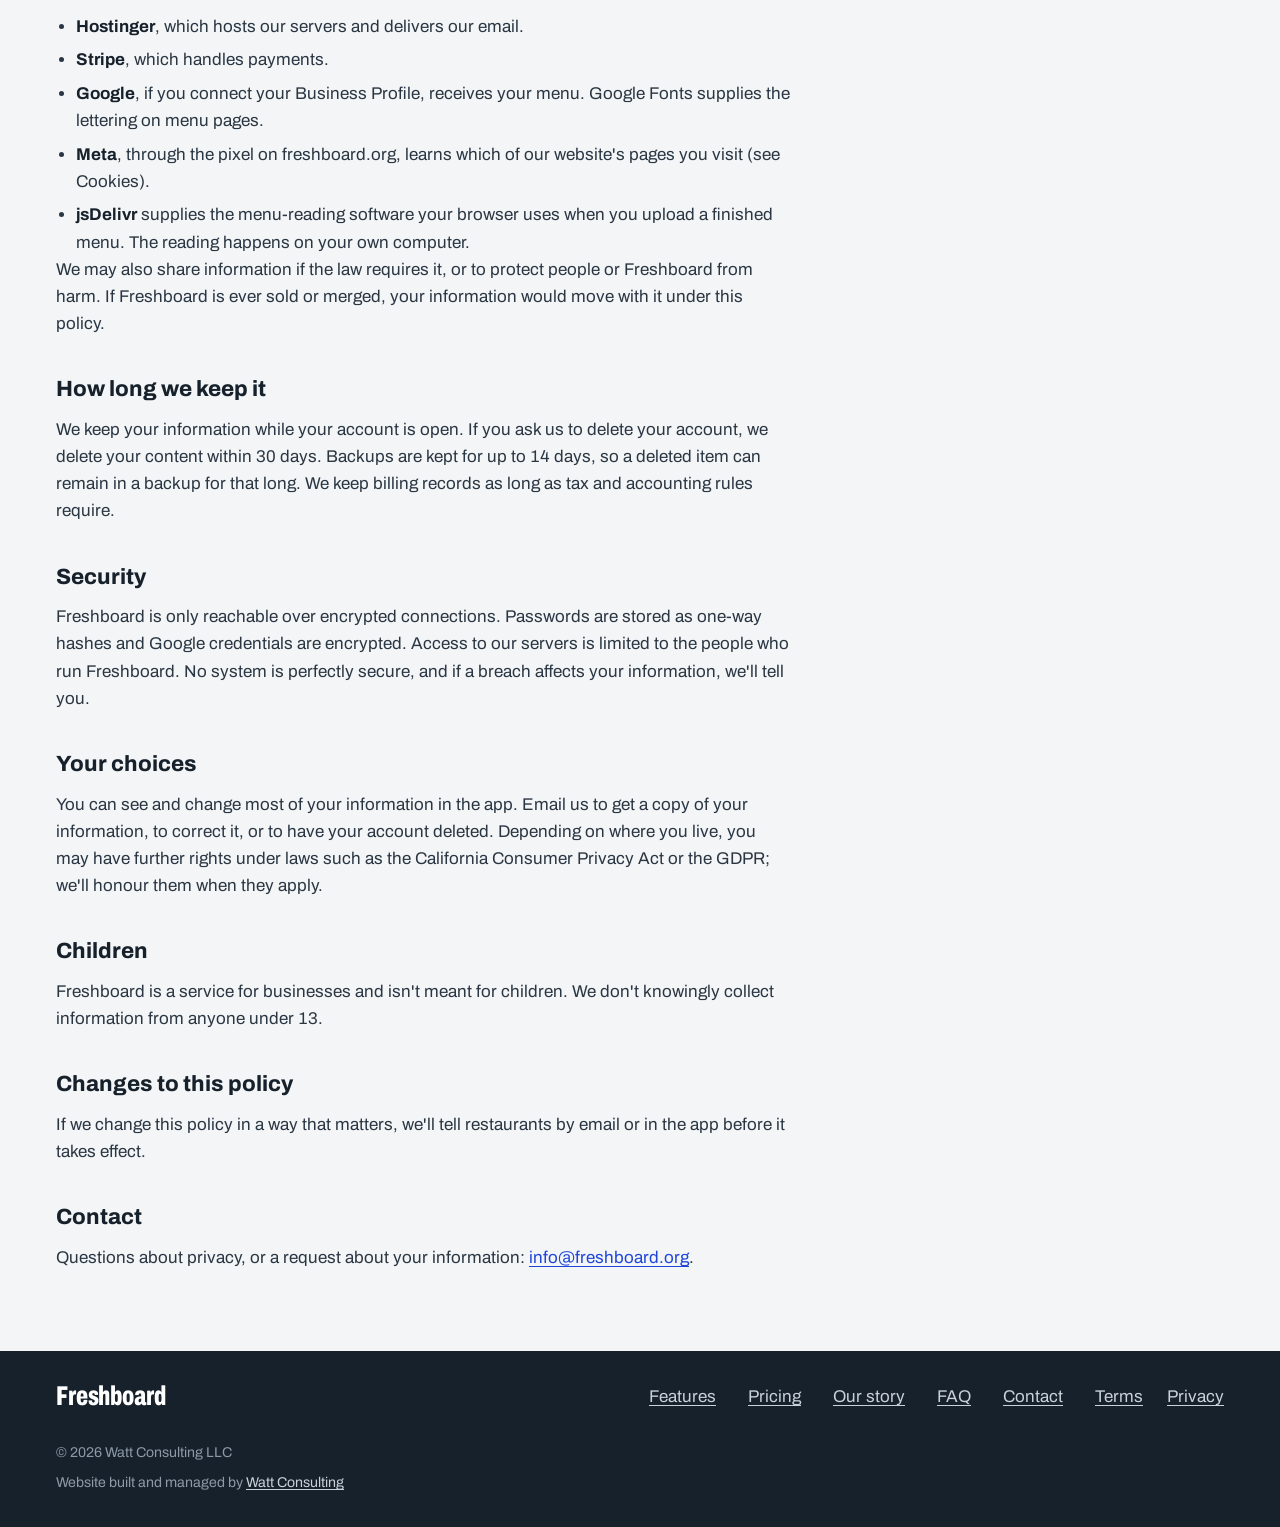
<file: privacy.html>
<!doctype html>
<html lang="en">
<head>
  <meta charset="utf-8">
  <meta name="viewport" content="width=device-width, initial-scale=1">
  <title>Privacy Policy | Freshboard</title>
  <meta name="description" content="What Freshboard keeps about restaurants and their customers, who it is shared with, how long it is kept, and how to have it deleted. No ads and no tracking.">
  <meta name="robots" content="index, follow, max-image-preview:large, max-snippet:-1">
  <link rel="canonical" href="https://freshboard.org/privacy.html">
  <meta name="theme-color" content="#17212B">
  <meta property="og:type" content="website">
  <meta property="og:site_name" content="Freshboard">
  <meta property="og:locale" content="en_US">
  <meta property="og:url" content="https://freshboard.org/privacy.html">
  <meta property="og:title" content="Privacy Policy">
  <meta property="og:description" content="What Freshboard keeps about restaurants and their customers, who it is shared with, how long it is kept, and how to have it deleted. No ads and no tracking.">
  <meta property="og:image" content="https://freshboard.org/og-image.png">
  <meta property="og:image:width" content="1200">
  <meta property="og:image:height" content="630">
  <meta property="og:image:alt" content="Freshboard. Change a price once. Every menu follows. Digital menu board software for restaurants.">
  <meta name="twitter:card" content="summary_large_image">
  <meta name="twitter:title" content="Privacy Policy">
  <meta name="twitter:description" content="What Freshboard keeps about restaurants and their customers, who it is shared with, how long it is kept, and how to have it deleted. No ads and no tracking.">
  <meta name="twitter:image" content="https://freshboard.org/og-image.png">
  <link rel="icon" href="/favicon.svg" type="image/svg+xml">
  <link rel="icon" href="/favicon-48.png" type="image/png" sizes="48x48">
  <link rel="apple-touch-icon" href="/apple-touch-icon.png">
  <link rel="preconnect" href="https://fonts.googleapis.com">
  <link rel="preconnect" href="https://fonts.gstatic.com" crossorigin>
  <link href="https://fonts.googleapis.com/css2?family=Archivo:wdth,wght@62..125,100..900&display=swap" rel="stylesheet">
  <link rel="stylesheet" href="/styles.css?v=20261019e">
  <script type="application/ld+json">
{
 "@context": "https://schema.org",
 "@graph": [
  {
   "@type": "WebPage",
   "@id": "https://freshboard.org/privacy.html#webpage",
   "url": "https://freshboard.org/privacy.html",
   "name": "Privacy Policy | Freshboard",
   "description": "What Freshboard keeps about restaurants and their customers, who it is shared with, how long it is kept, and how to have it deleted. No ads and no tracking.",
   "isPartOf": {
    "@id": "https://freshboard.org/#website"
   },
   "inLanguage": "en-US"
  },
  {
   "@type": "Organization",
   "@id": "https://freshboard.org/#organization",
   "name": "Freshboard",
   "legalName": "Watt Consulting LLC",
   "url": "https://freshboard.org/",
   "logo": "https://freshboard.org/icon-512.png",
   "email": "info@freshboard.org",
   "address": {
    "@type": "PostalAddress",
    "addressRegion": "WA",
    "addressCountry": "US"
   },
   "contactPoint": {
    "@type": "ContactPoint",
    "contactType": "customer support",
    "email": "info@freshboard.org",
    "availableLanguage": "en"
   }
  },
  {
   "@type": "BreadcrumbList",
   "itemListElement": [
    {
     "@type": "ListItem",
     "position": 1,
     "name": "Home",
     "item": "https://freshboard.org/"
    },
    {
     "@type": "ListItem",
     "position": 2,
     "name": "Privacy Policy",
     "item": "https://freshboard.org/privacy.html"
    }
   ]
  }
 ]
}
  </script>
  <!-- Meta Pixel Code -->
  <script>
  !function(f,b,e,v,n,t,s)
  {if(f.fbq)return;n=f.fbq=function(){n.callMethod?
  n.callMethod.apply(n,arguments):n.queue.push(arguments)};
  if(!f._fbq)f._fbq=n;n.push=n;n.loaded=!0;n.version='2.0';
  n.queue=[];t=b.createElement(e);t.async=!0;
  t.src=v;s=b.getElementsByTagName(e)[0];
  s.parentNode.insertBefore(t,s)}(window, document,'script',
  'https://connect.facebook.net/en_US/fbevents.js');
  fbq('init', '2160893344802256');
  fbq('track', 'PageView');
  </script>
  <!-- End Meta Pixel Code -->
</head>
<body>
  <noscript><img height="1" width="1" style="display:none" alt=""
  src="https://www.facebook.com/tr?id=2160893344802256&amp;ev=PageView&amp;noscript=1"
  /></noscript>
  <header class="site-head">
    <div class="wrap">
      <a class="brand display" href="/">Freshboard</a>
      <nav aria-label="Main">
        <a href="/features.html">Features</a>
        <a href="/pricing.html">Pricing</a>
        <a href="/our-story.html">Our story</a>
        <a href="/faq.html">FAQ</a>
        <a href="https://app.freshboard.org/app">Sign in</a>
        <a class="btn btn-primary" href="https://app.freshboard.org/app?signup">Start free trial</a>
      </nav>
    </div>
  </header>

  <main>
    <section class="page-hero">
      <div class="wrap">
        <h1 class="display">Privacy Policy</h1>
      </div>
    </section>

    <section class="legal">
      <div class="wrap">
        <p class="updated">Last updated October 2026</p>

        <p>Freshboard is run by Watt Consulting LLC, based in Washington ("we", "us"). This policy explains what we keep when restaurants use Freshboard, and what happens when their customers look at a Freshboard menu. We don't sell personal information and we don't show ads.</p>

        <h2>What we keep about restaurants</h2>
        <ul>
          <li><strong>Your account:</strong> your restaurant's name, your email address, your password (stored only as a secure one-way hash, never as the password itself), and the names, addresses and phone numbers of your locations if you add them.</li>
          <li><strong>Your menus and what you upload:</strong> dishes, prices, descriptions, photos, logos, menu designs, ingredient lists, daypart schedules, the sales figures you enter for menu tests, social profile names and post drafts.</li>
          <li><strong>Your screens:</strong> the settings for each screen and when it last connected.</li>
          <li><strong>Billing:</strong> your subscription status and the reference Stripe gives us. Card details go straight to Stripe; we never see or store them.</li>
          <li><strong>Google:</strong> if you connect your Google Business Profile, the Google account email and a sign-in credential, stored encrypted, used only to update your listing's menu.</li>
          <li><strong>Sign-in safety:</strong> your IP address is used briefly to limit repeated sign-in and sign-up attempts. It's held in memory, not saved. Freshboard doesn't keep a log of the pages you visit.</li>
        </ul>

        <h2>Cookies</h2>
        <p>The Freshboard app uses one cookie, to keep you signed in. It isn't used for tracking.</p>
        <p>Our website, freshboard.org, uses the Meta Pixel. It sets a cookie and tells Meta (Facebook and Instagram) which of our pages you visit, so we can measure our ads and show them to people likely to be interested. You can limit this in your Facebook and Instagram ad settings, or by blocking third-party cookies in your browser. The pixel isn't on the Freshboard app, menu screens or menu pages.</p>

        <h2>Your customers</h2>
        <p>People who look at your menu screens, menu pages, website menu or allergen page aren't asked for any personal information, and we don't track them. Like any website, their device connects to our servers to load the menu, and to Google Fonts to load the lettering, which means Google sees their IP address.</p>

        <h2>How we use information</h2>
        <ul>
          <li>To run Freshboard: store your menus and publish them where you ask.</li>
          <li>To bill you, and to send emails you need, such as password reset links and important notices about your account.</li>
          <li>To keep Freshboard secure and to help when you contact us.</li>
        </ul>

        <h2>Who we share it with</h2>
        <p>Only the companies that help us run Freshboard, and only what each needs:</p>
        <ul>
          <li><strong>Hostinger</strong>, which hosts our servers and delivers our email.</li>
          <li><strong>Stripe</strong>, which handles payments.</li>
          <li><strong>Google</strong>, if you connect your Business Profile, receives your menu. Google Fonts supplies the lettering on menu pages.</li>
          <li><strong>Meta</strong>, through the pixel on freshboard.org, learns which of our website's pages you visit (see Cookies).</li>
          <li><strong>jsDelivr</strong> supplies the menu-reading software your browser uses when you upload a finished menu. The reading happens on your own computer.</li>
        </ul>
        <p>We may also share information if the law requires it, or to protect people or Freshboard from harm. If Freshboard is ever sold or merged, your information would move with it under this policy.</p>

        <h2>How long we keep it</h2>
        <p>We keep your information while your account is open. If you ask us to delete your account, we delete your content within 30 days. Backups are kept for up to 14 days, so a deleted item can remain in a backup for that long. We keep billing records as long as tax and accounting rules require.</p>

        <h2>Security</h2>
        <p>Freshboard is only reachable over encrypted connections. Passwords are stored as one-way hashes and Google credentials are encrypted. Access to our servers is limited to the people who run Freshboard. No system is perfectly secure, and if a breach affects your information, we'll tell you.</p>

        <h2>Your choices</h2>
        <p>You can see and change most of your information in the app. Email us to get a copy of your information, to correct it, or to have your account deleted. Depending on where you live, you may have further rights under laws such as the California Consumer Privacy Act or the GDPR; we'll honour them when they apply.</p>

        <h2>Children</h2>
        <p>Freshboard is a service for businesses and isn't meant for children. We don't knowingly collect information from anyone under 13.</p>

        <h2>Changes to this policy</h2>
        <p>If we change this policy in a way that matters, we'll tell restaurants by email or in the app before it takes effect.</p>

        <h2>Contact</h2>
        <p>Questions about privacy, or a request about your information: <a href="mailto:info@freshboard.org">info@freshboard.org</a>.</p>
      </div>
    </section>
  </main>

  <footer class="site-foot">
    <div class="wrap">
      <span class="brand display">Freshboard</span>
      <a href="/features.html">Features</a>
      <a href="/pricing.html">Pricing</a>
      <a href="/our-story.html">Our story</a>
      <a href="/faq.html">FAQ</a>
      <a href="/contact.html">Contact</a>
      <span class="legal-links"><a href="/terms.html">Terms</a><a href="/privacy.html">Privacy</a></span>
      <small>&copy; 2026 Watt Consulting LLC</small>
      <small class="credit">Website built and managed by <a href="https://www.wattconsulting.net/">Watt Consulting</a></small>
    </div>
  </footer>
</body>
</html>
</file>
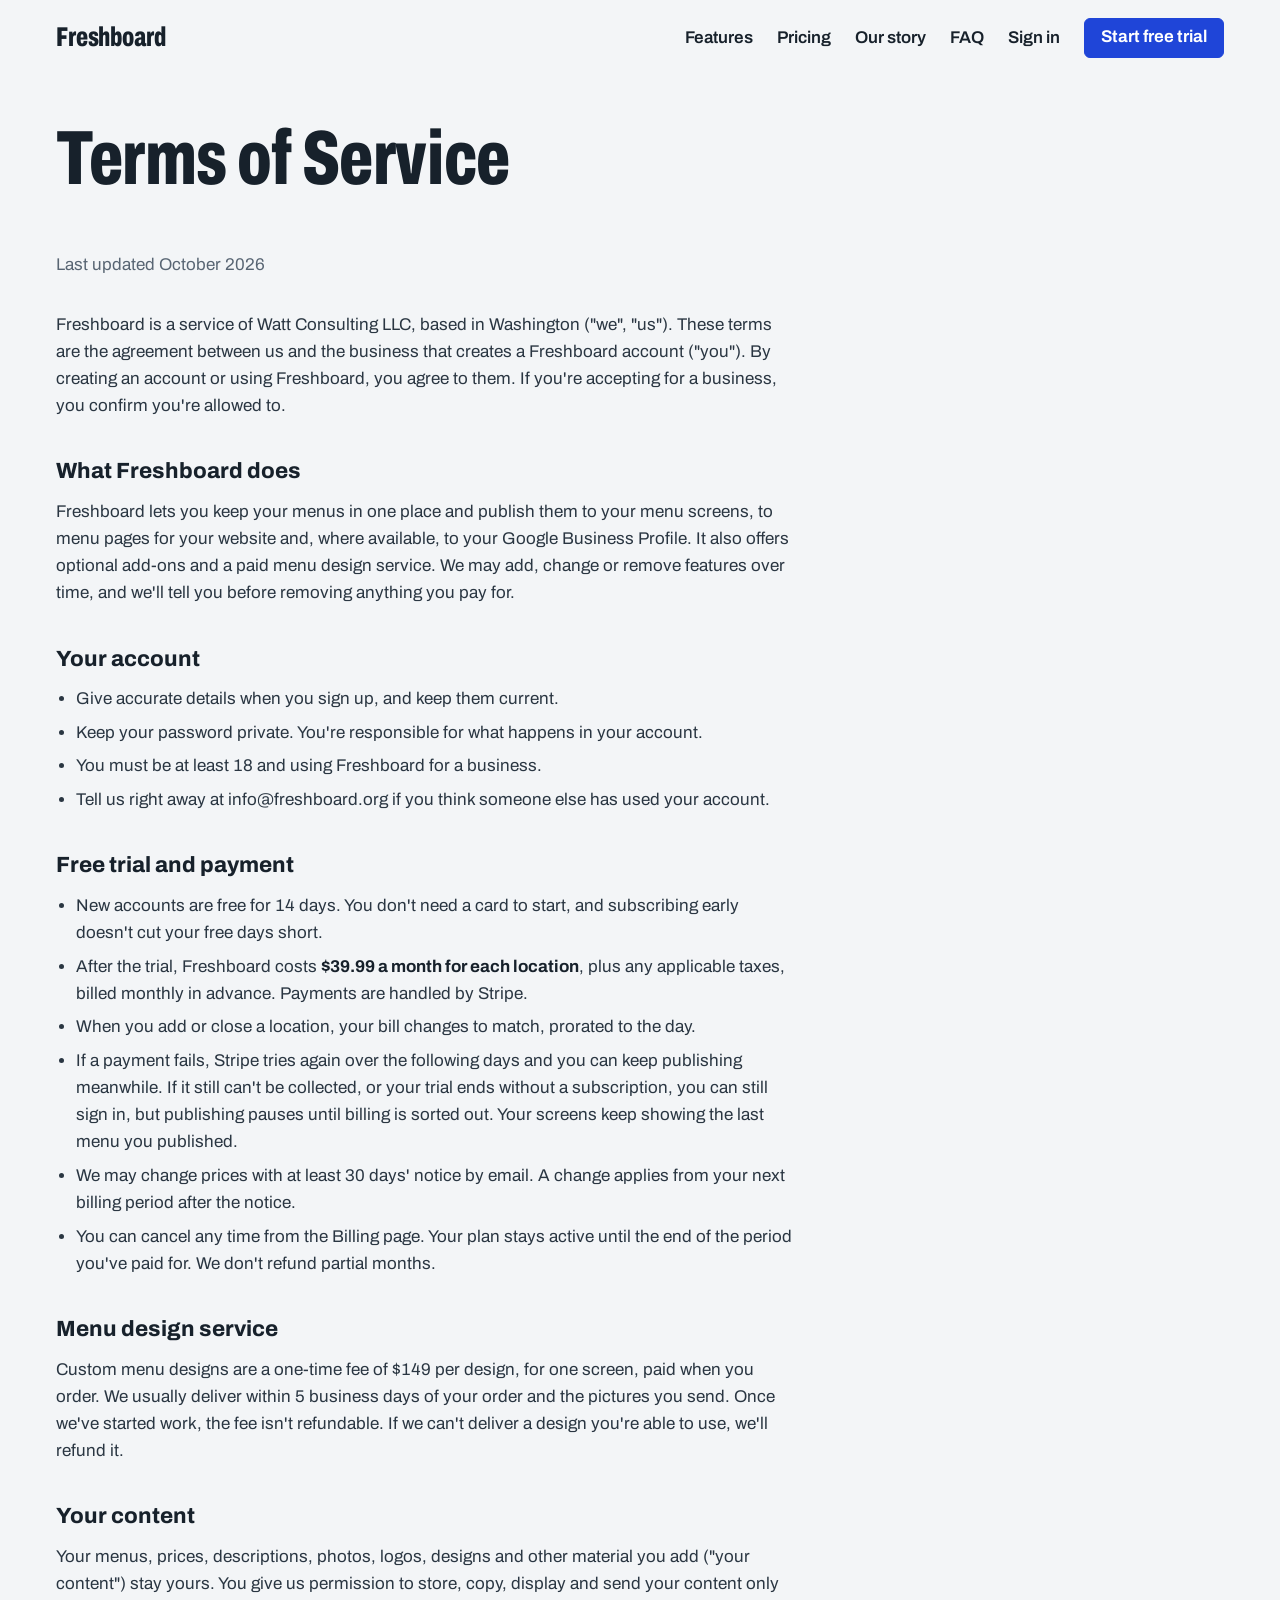
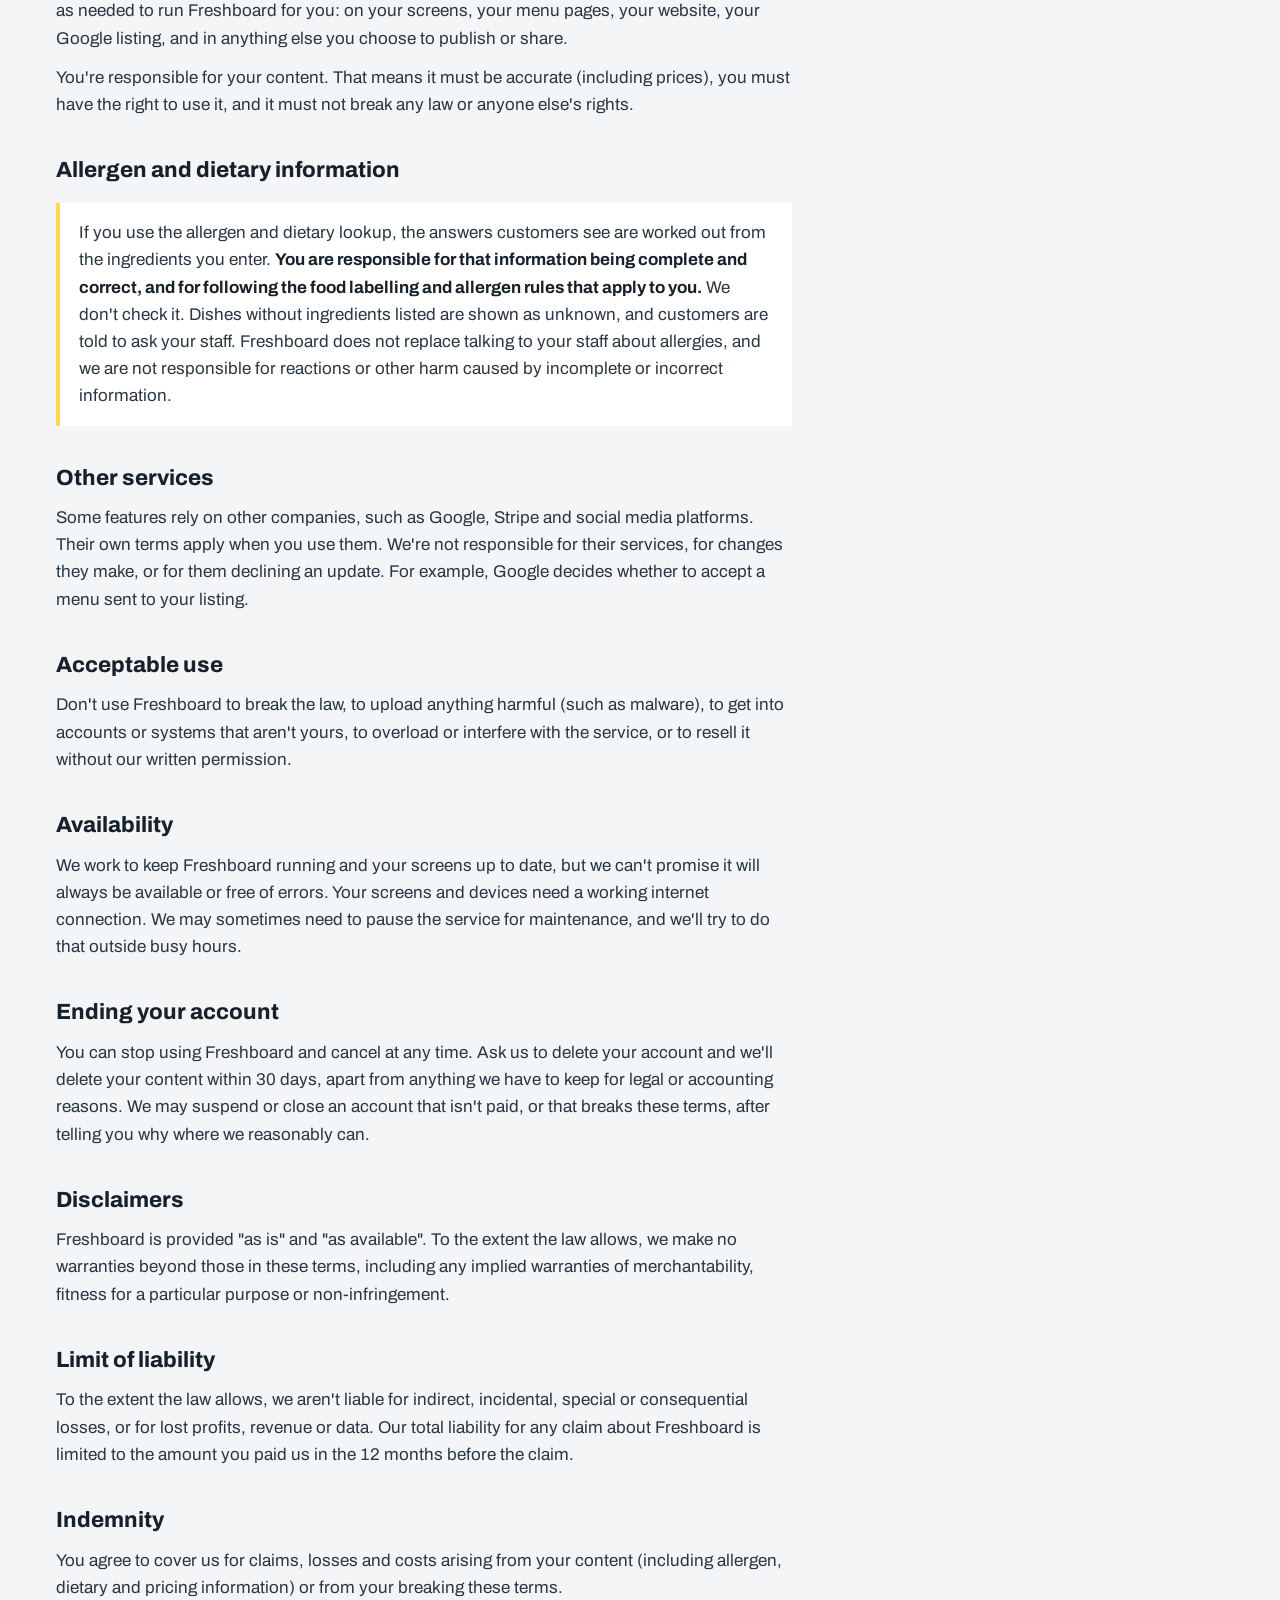
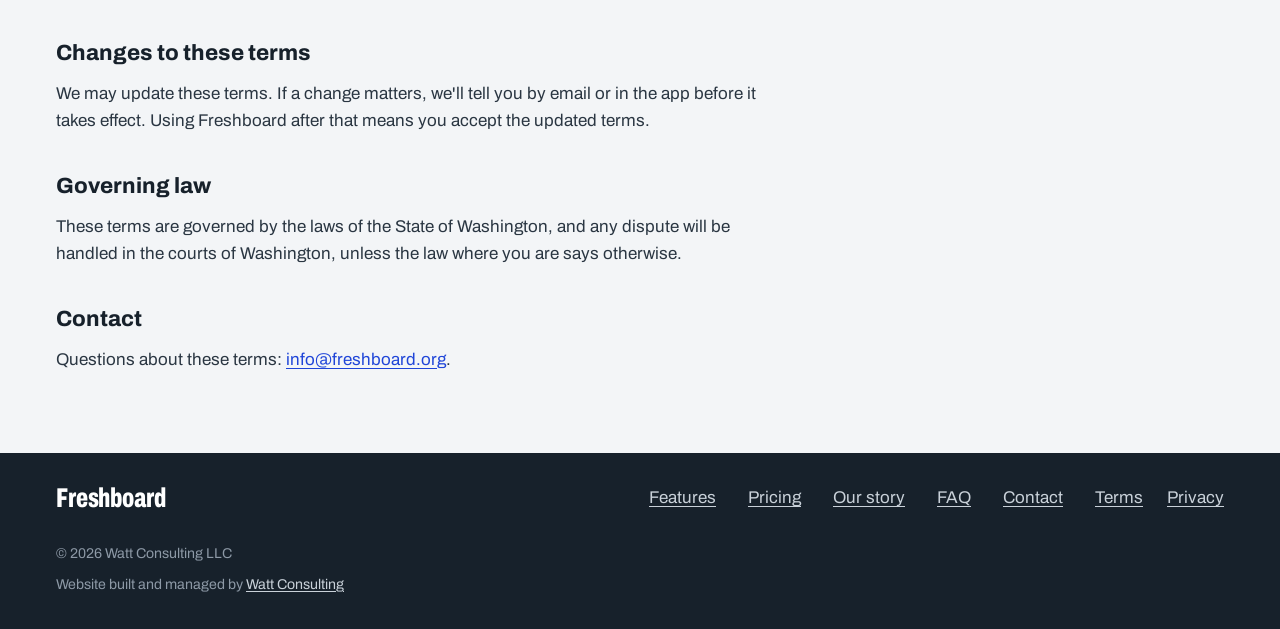
<file: terms.html>
<!doctype html>
<html lang="en">
<head>
  <meta charset="utf-8">
  <meta name="viewport" content="width=device-width, initial-scale=1">
  <title>Terms of Service | Freshboard</title>
  <meta name="description" content="The terms for using Freshboard, digital menu board software for restaurants from Watt Consulting LLC: accounts, the free trial, billing, content and liability.">
  <meta name="robots" content="index, follow, max-image-preview:large, max-snippet:-1">
  <link rel="canonical" href="https://freshboard.org/terms.html">
  <meta name="theme-color" content="#17212B">
  <meta property="og:type" content="website">
  <meta property="og:site_name" content="Freshboard">
  <meta property="og:locale" content="en_US">
  <meta property="og:url" content="https://freshboard.org/terms.html">
  <meta property="og:title" content="Terms of Service">
  <meta property="og:description" content="The terms for using Freshboard, digital menu board software for restaurants from Watt Consulting LLC: accounts, the free trial, billing, content and liability.">
  <meta property="og:image" content="https://freshboard.org/og-image.png">
  <meta property="og:image:width" content="1200">
  <meta property="og:image:height" content="630">
  <meta property="og:image:alt" content="Freshboard. Change a price once. Every menu follows. Digital menu board software for restaurants.">
  <meta name="twitter:card" content="summary_large_image">
  <meta name="twitter:title" content="Terms of Service">
  <meta name="twitter:description" content="The terms for using Freshboard, digital menu board software for restaurants from Watt Consulting LLC: accounts, the free trial, billing, content and liability.">
  <meta name="twitter:image" content="https://freshboard.org/og-image.png">
  <link rel="icon" href="/favicon.svg" type="image/svg+xml">
  <link rel="icon" href="/favicon-48.png" type="image/png" sizes="48x48">
  <link rel="apple-touch-icon" href="/apple-touch-icon.png">
  <link rel="preconnect" href="https://fonts.googleapis.com">
  <link rel="preconnect" href="https://fonts.gstatic.com" crossorigin>
  <link href="https://fonts.googleapis.com/css2?family=Archivo:wdth,wght@62..125,100..900&display=swap" rel="stylesheet">
  <link rel="stylesheet" href="/styles.css?v=20261019e">
  <script type="application/ld+json">
{
 "@context": "https://schema.org",
 "@graph": [
  {
   "@type": "WebPage",
   "@id": "https://freshboard.org/terms.html#webpage",
   "url": "https://freshboard.org/terms.html",
   "name": "Terms of Service | Freshboard",
   "description": "The terms for using Freshboard, digital menu board software for restaurants from Watt Consulting LLC: accounts, the free trial, billing, content and liability.",
   "isPartOf": {
    "@id": "https://freshboard.org/#website"
   },
   "inLanguage": "en-US"
  },
  {
   "@type": "Organization",
   "@id": "https://freshboard.org/#organization",
   "name": "Freshboard",
   "legalName": "Watt Consulting LLC",
   "url": "https://freshboard.org/",
   "logo": "https://freshboard.org/icon-512.png",
   "email": "info@freshboard.org",
   "address": {
    "@type": "PostalAddress",
    "addressRegion": "WA",
    "addressCountry": "US"
   },
   "contactPoint": {
    "@type": "ContactPoint",
    "contactType": "customer support",
    "email": "info@freshboard.org",
    "availableLanguage": "en"
   }
  },
  {
   "@type": "BreadcrumbList",
   "itemListElement": [
    {
     "@type": "ListItem",
     "position": 1,
     "name": "Home",
     "item": "https://freshboard.org/"
    },
    {
     "@type": "ListItem",
     "position": 2,
     "name": "Terms of Service",
     "item": "https://freshboard.org/terms.html"
    }
   ]
  }
 ]
}
  </script>
  <!-- Meta Pixel Code -->
  <script>
  !function(f,b,e,v,n,t,s)
  {if(f.fbq)return;n=f.fbq=function(){n.callMethod?
  n.callMethod.apply(n,arguments):n.queue.push(arguments)};
  if(!f._fbq)f._fbq=n;n.push=n;n.loaded=!0;n.version='2.0';
  n.queue=[];t=b.createElement(e);t.async=!0;
  t.src=v;s=b.getElementsByTagName(e)[0];
  s.parentNode.insertBefore(t,s)}(window, document,'script',
  'https://connect.facebook.net/en_US/fbevents.js');
  fbq('init', '2160893344802256');
  fbq('track', 'PageView');
  </script>
  <!-- End Meta Pixel Code -->
</head>
<body>
  <noscript><img height="1" width="1" style="display:none" alt=""
  src="https://www.facebook.com/tr?id=2160893344802256&amp;ev=PageView&amp;noscript=1"
  /></noscript>
  <header class="site-head">
    <div class="wrap">
      <a class="brand display" href="/">Freshboard</a>
      <nav aria-label="Main">
        <a href="/features.html">Features</a>
        <a href="/pricing.html">Pricing</a>
        <a href="/our-story.html">Our story</a>
        <a href="/faq.html">FAQ</a>
        <a href="https://app.freshboard.org/app">Sign in</a>
        <a class="btn btn-primary" href="https://app.freshboard.org/app?signup">Start free trial</a>
      </nav>
    </div>
  </header>

  <main>
    <section class="page-hero">
      <div class="wrap">
        <h1 class="display">Terms of Service</h1>
      </div>
    </section>

    <section class="legal">
      <div class="wrap">
        <p class="updated">Last updated October 2026</p>

        <p>Freshboard is a service of Watt Consulting LLC, based in Washington ("we", "us"). These terms are the agreement between us and the business that creates a Freshboard account ("you"). By creating an account or using Freshboard, you agree to them. If you're accepting for a business, you confirm you're allowed to.</p>

        <h2>What Freshboard does</h2>
        <p>Freshboard lets you keep your menus in one place and publish them to your menu screens, to menu pages for your website and, where available, to your Google Business Profile. It also offers optional add-ons and a paid menu design service. We may add, change or remove features over time, and we'll tell you before removing anything you pay for.</p>

        <h2>Your account</h2>
        <ul>
          <li>Give accurate details when you sign up, and keep them current.</li>
          <li>Keep your password private. You're responsible for what happens in your account.</li>
          <li>You must be at least 18 and using Freshboard for a business.</li>
          <li>Tell us right away at info@freshboard.org if you think someone else has used your account.</li>
        </ul>

        <h2>Free trial and payment</h2>
        <ul>
          <li>New accounts are free for 14 days. You don't need a card to start, and subscribing early doesn't cut your free days short.</li>
          <li>After the trial, Freshboard costs <strong>$39.99 a month for each location</strong>, plus any applicable taxes, billed monthly in advance. Payments are handled by Stripe.</li>
          <li>When you add or close a location, your bill changes to match, prorated to the day.</li>
          <li>If a payment fails, Stripe tries again over the following days and you can keep publishing meanwhile. If it still can't be collected, or your trial ends without a subscription, you can still sign in, but publishing pauses until billing is sorted out. Your screens keep showing the last menu you published.</li>
          <li>We may change prices with at least 30 days' notice by email. A change applies from your next billing period after the notice.</li>
          <li>You can cancel any time from the Billing page. Your plan stays active until the end of the period you've paid for. We don't refund partial months.</li>
        </ul>

        <h2>Menu design service</h2>
        <p>Custom menu designs are a one-time fee of $149 per design, for one screen, paid when you order. We usually deliver within 5 business days of your order and the pictures you send. Once we've started work, the fee isn't refundable. If we can't deliver a design you're able to use, we'll refund it.</p>

        <h2>Your content</h2>
        <p>Your menus, prices, descriptions, photos, logos, designs and other material you add ("your content") stay yours. You give us permission to store, copy, display and send your content only as needed to run Freshboard for you: on your screens, your menu pages, your website, your Google listing, and in anything else you choose to publish or share.</p>
        <p>You're responsible for your content. That means it must be accurate (including prices), you must have the right to use it, and it must not break any law or anyone else's rights.</p>

        <h2>Allergen and dietary information</h2>
        <div class="callout">
          <p>If you use the allergen and dietary lookup, the answers customers see are worked out from the ingredients you enter. <strong>You are responsible for that information being complete and correct, and for following the food labelling and allergen rules that apply to you.</strong> We don't check it. Dishes without ingredients listed are shown as unknown, and customers are told to ask your staff. Freshboard does not replace talking to your staff about allergies, and we are not responsible for reactions or other harm caused by incomplete or incorrect information.</p>
        </div>

        <h2>Other services</h2>
        <p>Some features rely on other companies, such as Google, Stripe and social media platforms. Their own terms apply when you use them. We're not responsible for their services, for changes they make, or for them declining an update. For example, Google decides whether to accept a menu sent to your listing.</p>

        <h2>Acceptable use</h2>
        <p>Don't use Freshboard to break the law, to upload anything harmful (such as malware), to get into accounts or systems that aren't yours, to overload or interfere with the service, or to resell it without our written permission.</p>

        <h2>Availability</h2>
        <p>We work to keep Freshboard running and your screens up to date, but we can't promise it will always be available or free of errors. Your screens and devices need a working internet connection. We may sometimes need to pause the service for maintenance, and we'll try to do that outside busy hours.</p>

        <h2>Ending your account</h2>
        <p>You can stop using Freshboard and cancel at any time. Ask us to delete your account and we'll delete your content within 30 days, apart from anything we have to keep for legal or accounting reasons. We may suspend or close an account that isn't paid, or that breaks these terms, after telling you why where we reasonably can.</p>

        <h2>Disclaimers</h2>
        <p>Freshboard is provided "as is" and "as available". To the extent the law allows, we make no warranties beyond those in these terms, including any implied warranties of merchantability, fitness for a particular purpose or non-infringement.</p>

        <h2>Limit of liability</h2>
        <p>To the extent the law allows, we aren't liable for indirect, incidental, special or consequential losses, or for lost profits, revenue or data. Our total liability for any claim about Freshboard is limited to the amount you paid us in the 12 months before the claim.</p>

        <h2>Indemnity</h2>
        <p>You agree to cover us for claims, losses and costs arising from your content (including allergen, dietary and pricing information) or from your breaking these terms.</p>

        <h2>Changes to these terms</h2>
        <p>We may update these terms. If a change matters, we'll tell you by email or in the app before it takes effect. Using Freshboard after that means you accept the updated terms.</p>

        <h2>Governing law</h2>
        <p>These terms are governed by the laws of the State of Washington, and any dispute will be handled in the courts of Washington, unless the law where you are says otherwise.</p>

        <h2>Contact</h2>
        <p>Questions about these terms: <a href="mailto:info@freshboard.org">info@freshboard.org</a>.</p>
      </div>
    </section>
  </main>

  <footer class="site-foot">
    <div class="wrap">
      <span class="brand display">Freshboard</span>
      <a href="/features.html">Features</a>
      <a href="/pricing.html">Pricing</a>
      <a href="/our-story.html">Our story</a>
      <a href="/faq.html">FAQ</a>
      <a href="/contact.html">Contact</a>
      <span class="legal-links"><a href="/terms.html">Terms</a><a href="/privacy.html">Privacy</a></span>
      <small>&copy; 2026 Watt Consulting LLC</small>
      <small class="credit">Website built and managed by <a href="https://www.wattconsulting.net/">Watt Consulting</a></small>
    </div>
  </footer>
</body>
</html>
</file>
<file: styles.css>
/* Freshboard website: one stylesheet for every page.
   Publishing: changes pushed to the main branch on GitHub (watt425228/freshboard-website)
   go live on freshboard.org by themselves; Hostinger deploys each push. */

/* The palette comes from a kitchen pass: stainless steel, white ticket paper,
   the yellow copy of an order ticket, and ballpoint blue. */
:root {
  --steel-0: #F3F5F7; --steel-1: #E4E9ED; --steel-2: #CBD3DA; --steel-3: #98A4B0; --steel-4: #586573;
  --ink: #17212B; --paper: #FFFFFF; --ticket: #FFD84D; --pen: #1F45D8; --pen-deep: #1836AC;
  --font: "Archivo", "Avenir Next", "Helvetica Neue", Arial, sans-serif;
  --font-display: "Archivo", "Avenir Next Condensed", "Arial Narrow", "Helvetica Neue", sans-serif;
}
*, *::before, *::after { box-sizing: border-box; }
html { -webkit-text-size-adjust: 100%; scroll-behavior: smooth; }
body { margin: 0; background: var(--steel-0); color: var(--ink); font: 17px/1.5 var(--font); font-variant-numeric: tabular-nums; }
/* Short pages keep the footer at the bottom of the window. */
body { min-height: 100vh; display: flex; flex-direction: column; }
main { flex: 1; }
h1, h2, h3, p { margin: 0; }
a { color: var(--pen); text-underline-offset: 0.15em; }
a:hover { color: var(--pen-deep); }
:focus-visible { outline: 3px solid var(--pen); outline-offset: 2px; }
.display { font-family: var(--font-display); font-stretch: 68%; font-weight: 800; line-height: 0.98; letter-spacing: -0.005em; }
.muted { color: var(--steel-4); }
.wrap { max-width: 76rem; margin: 0 auto; padding: 0 1.5rem; }

.btn { display: inline-flex; align-items: center; justify-content: center; gap: 0.4rem; padding: 0.55rem 1rem; border: 1.5px solid var(--ink); border-radius: 6px; background: var(--paper); color: var(--ink); font: inherit; font-weight: 650; line-height: 1.2; text-decoration: none; white-space: nowrap; cursor: pointer; }
.btn:hover { background: var(--steel-1); color: var(--ink); }
.btn-primary { background: var(--pen); border-color: var(--pen); color: #fff; }
.btn-primary:hover { background: var(--pen-deep); border-color: var(--pen-deep); color: #fff; }
.btn-large { padding: 0.8rem 1.4rem; font-size: 1.0625rem; }

/* header */
.brand { font-size: 1.7rem; color: var(--ink); text-decoration: none; }
.site-head .wrap { display: flex; align-items: center; justify-content: space-between; gap: 1.5rem; padding-top: 1.1rem; padding-bottom: 1.1rem; }
.site-head nav { display: flex; align-items: center; gap: 1.5rem; }
.site-head nav a:not(.btn) { color: var(--ink); text-decoration: none; font-weight: 600; }
.site-head nav a:not(.btn):hover { text-decoration: underline; }

/* hero */
.hero { padding: 2.5rem 0 5rem; }
.hero-grid { display: grid; grid-template-columns: minmax(0, 1fr) minmax(0, 1.08fr); gap: 3.5rem; align-items: center; }
.hero h1 { font-size: clamp(3rem, 6.2vw, 5.6rem); line-height: 0.92; max-width: 8.5em; }
.hero-lede { font-size: 1.25rem; line-height: 1.45; max-width: 31rem; margin-top: 1.5rem; color: #33404D; }

/* The try-it form is an order ticket hanging from a rail. */
.try { margin-top: 2.25rem; max-width: 29rem; filter: drop-shadow(0 3px 2px rgba(23, 33, 43, 0.2)); }
.try-rail { height: 9px; background: linear-gradient(#DDE2E7, #B4BDC6 45%, #8F9AA6 55%, #C7CED5); border-bottom: 1px solid #7C8794; border-radius: 2px; }
.try-ticket {
  --tooth: 6px;
  background: var(--ticket); margin: -3px 0.9rem 0; padding: 1.1rem 1.25rem calc(1rem + var(--tooth));
  -webkit-mask: conic-gradient(from -45deg at bottom, #0000, #000 1deg 89deg, #0000 90deg) 50% / calc(2 * var(--tooth)) 100%;
  mask: conic-gradient(from -45deg at bottom, #0000, #000 1deg 89deg, #0000 90deg) 50% / calc(2 * var(--tooth)) 100%;
}
.try h2 { font-size: 1.125rem; font-weight: 750; }
.try-fields { display: flex; align-items: flex-end; gap: 1rem; flex-wrap: wrap; margin-top: 0.75rem; }
.try-price { display: grid; gap: 0.2rem; font-size: 0.875rem; font-weight: 600; }
.try-box { display: flex; align-items: center; gap: 0.2rem; background: #fff; border: 1.5px solid var(--ink); border-radius: 6px; padding: 0 0.6rem; font-size: 1.125rem; font-weight: 700; }
.try-box:focus-within { outline: 3px solid var(--pen); outline-offset: 2px; }
.try-box input { border: 0; outline: 0; background: none; font: inherit; width: 4.2rem; padding: 0.45rem 0; text-align: right; color: var(--ink); }
.try-check { display: flex; align-items: center; gap: 0.45rem; font-weight: 600; padding-bottom: 0.6rem; }
.try-check input { width: 1.15rem; height: 1.15rem; accent-color: var(--ink); }
.try-status { margin-top: 0.8rem; font-size: 0.9375rem; font-weight: 600; min-height: 1.5em; }

/* the three places a menu appears */
.stage { display: grid; grid-template-columns: 1.15fr 1fr; gap: 1.5rem 1.25rem; }
.surface { margin: 0; }
.surface figcaption { margin-top: 0.6rem; font-size: 0.875rem; font-weight: 600; color: var(--steel-4); }
.surface ul { list-style: none; margin: 0; padding: 0; }
.surface li { display: flex; align-items: baseline; gap: 0.5rem; }
.surface li b { margin-left: auto; white-space: nowrap; border-radius: 3px; padding: 0 0.2em; margin-right: -0.2em; }
[data-demo="row"].is-out span { text-decoration: line-through; opacity: 0.55; }
.is-flash { animation: flash 1.8s ease-out 1; }
@keyframes flash { 0%, 35% { background: var(--ticket); color: #111; } 100% { background: transparent; } }
.tv { grid-column: 1 / -1; }
.tv-screen {
  background: repeating-linear-gradient(#171717 0, #171717 7px, #0B0B0B 7px, #0B0B0B 8px);
  color: #F4F4EE; border: 0.7rem solid #262B31; border-radius: 0.6rem;
  box-shadow: 0 1.5rem 3rem -1rem rgba(23, 33, 43, 0.5);
  padding: clamp(1.25rem, 3vw, 2.25rem); font-family: var(--font-display); text-transform: uppercase;
  aspect-ratio: 16 / 9; display: flex; flex-direction: column;
}
.tv-head { font-size: clamp(1.5rem, 3.4vw, 2.6rem); font-weight: 800; font-stretch: 66%; line-height: 1; }
.tv-sec { font-size: clamp(1rem, 2vw, 1.5rem); font-weight: 800; font-stretch: 68%; letter-spacing: 0.03em; border-bottom: 2px solid #F4F4EE; padding-bottom: 0.2em; margin: 0.8em 0 0.3em; }
.tv-screen ul { flex: 1; display: grid; align-content: space-evenly; }
.tv-screen li { font-size: clamp(0.95rem, 1.9vw, 1.4rem); font-weight: 700; font-stretch: 82%; letter-spacing: 0.02em; }
.tv-screen li i { flex: 1; border-bottom: 2px dotted rgba(244, 244, 238, 0.3); transform: translateY(-0.25em); }
.tv-screen li b { font-weight: 800; margin-left: 0; }
.site-frame { background: #fff; border: 1px solid var(--steel-2); border-radius: 8px; overflow: hidden; }
.site-bar { display: flex; align-items: center; gap: 0.3rem; background: var(--steel-1); padding: 0.45rem 0.6rem; }
.site-bar span { width: 0.5rem; height: 0.5rem; border-radius: 50%; background: var(--steel-3); }
.site-bar em { font-style: normal; font-size: 0.6875rem; color: var(--steel-4); background: #fff; border-radius: 99px; padding: 0.1rem 0.6rem; margin-left: 0.4rem; overflow: hidden; text-overflow: ellipsis; white-space: nowrap; }
.site-page { padding: 1rem 1.1rem 1.2rem; font-family: Georgia, "Times New Roman", serif; }
.site-title { font-size: 1.35rem; margin-bottom: 0.5rem; }
.site-page li { padding: 0.4rem 0; border-bottom: 1px solid var(--steel-1); font-size: 0.9375rem; }
.listing-card { background: #fff; border: 1px solid var(--steel-2); border-radius: 12px; padding: 1rem 1.1rem 1.1rem; font-family: "Helvetica Neue", Arial, sans-serif; }
.listing-name { font-size: 1.2rem; font-weight: 500; }
.listing-kind { font-size: 0.8125rem; color: var(--steel-4); }
.listing-tabs { display: flex; gap: 1rem; font-size: 0.8125rem; color: var(--steel-4); border-bottom: 1px solid var(--steel-1); margin: 0.7rem 0 0.3rem; }
.listing-tabs span { padding-bottom: 0.4rem; }
.listing-tabs .on { color: var(--ink); font-weight: 600; border-bottom: 2px solid var(--ink); }
.listing-card li { padding: 0.4rem 0; font-size: 0.9375rem; }

/* where it goes */
.channels { background: var(--ink); color: #fff; padding: 5rem 0; }
.channels h2 { font-size: clamp(2.25rem, 4.5vw, 3.75rem); max-width: 12em; }
.channel-grid { display: grid; grid-template-columns: repeat(3, minmax(0, 1fr)); gap: 0 2.5rem; margin-top: 3rem; }
.channel-grid article { border-top: 3px solid var(--ticket); padding-top: 1.25rem; }
.channel-grid h3 { font-size: 1.5rem; margin-bottom: 0.75rem; }
.channel-grid p { color: #C9D1D9; max-width: 24rem; }
.channel-grid p + p { margin-top: 0.75rem; }

/* details */
.details { padding: 5rem 0; }
.details-grid { display: grid; grid-template-columns: minmax(0, 0.8fr) minmax(0, 1.2fr); gap: 3rem; align-items: start; }
.details h2 { font-size: clamp(2.25rem, 4.5vw, 3.75rem); max-width: 7em; }
.details-more { margin-top: 1.5rem; font-weight: 650; }
.details dl { margin: 0; display: grid; grid-template-columns: repeat(2, minmax(0, 1fr)); gap: 2.25rem 2.5rem; }
.details dt { font-weight: 700; font-size: 1.125rem; margin-bottom: 0.35rem; }
.details dd { margin: 0; color: #33404D; }

/* pricing */
.pricing { background: var(--paper); border-top: 1px solid var(--steel-2); padding: 5rem 0; }
.pricing-grid { display: grid; grid-template-columns: minmax(0, 1.2fr) minmax(0, 1fr); gap: 3.5rem; align-items: center; }
.pricing h2 { font-size: clamp(2.5rem, 5.4vw, 4.75rem); max-width: 9em; }
.pricing-lede { font-size: 1.1875rem; max-width: 32rem; margin: 1.25rem 0 1.75rem; color: #33404D; }
.pricing-actions { display: flex; gap: 1.25rem; align-items: center; flex-wrap: wrap; }
.calc { background: var(--steel-0); border-radius: 12px; padding: 1.75rem; }
.calc label { font-weight: 650; }
.calc-row { display: flex; gap: 0.5rem; margin: 0.75rem 0 1.5rem; }
.calc-row .btn { width: 3rem; font-size: 1.25rem; }
.calc-row input { width: 5.5rem; text-align: center; font: inherit; font-size: 1.25rem; font-weight: 700; border: 1.5px solid var(--ink); border-radius: 6px; background: #fff; color: var(--ink); }
.calc-total { font-size: 3.25rem; margin-bottom: 0.75rem; }

/* footer */
.site-foot { background: var(--ink); padding: 2rem 0; }
.site-foot .wrap { display: flex; align-items: center; gap: 2rem; flex-wrap: wrap; }
.site-foot .brand { color: #fff; margin-right: auto; }
.site-foot a { color: #C9D1D9; }
.site-foot small { color: #8D99A6; width: 100%; }
.site-foot .credit { margin-top: -1.5rem; }
.site-foot .credit a { color: #C9D1D9; }

@media (max-width: 62rem) {
  .hero-grid, .details-grid, .pricing-grid { grid-template-columns: 1fr; gap: 2.5rem; }
  .channel-grid { grid-template-columns: 1fr; gap: 2.25rem; }
}
@media (max-width: 40rem) {
  .site-head nav a:not(.btn) { display: none; }
  .hero { padding-top: 1rem; }
  .stage { grid-template-columns: 1fr; }
  .details dl { grid-template-columns: 1fr; }
  .channels, .details, .pricing { padding: 3.5rem 0; }
}
@media (prefers-reduced-motion: reduce) {
  html { scroll-behavior: auto; }
  *, *::before, *::after { animation-duration: 0.01ms !important; transition-duration: 0.01ms !important; }
}

/* ---- inner pages: features, pricing, contact ------------------------------------- */

.site-head nav a[aria-current="page"] { text-decoration: underline; text-decoration-thickness: 2px; }

.page-hero { padding: 3rem 0 3.5rem; }
.page-hero h1 { font-size: clamp(2.75rem, 6vw, 5rem); line-height: 0.94; max-width: 11em; }
.page-hero .lede { font-size: 1.25rem; line-height: 1.45; max-width: 36rem; margin-top: 1.25rem; color: #33404D; }

/* A heading on the left, what it covers on the right. */
.topic { padding: 4rem 0; border-top: 1px solid var(--steel-2); }
.topic-grid { display: grid; grid-template-columns: minmax(0, 0.8fr) minmax(0, 1.2fr); gap: 3rem; align-items: start; }
.topic h2 { font-size: clamp(2rem, 4vw, 3.25rem); max-width: 8em; }
.topic .aside { margin-top: 1rem; color: var(--steel-4); max-width: 22rem; }
.topic dl { margin: 0; display: grid; grid-template-columns: repeat(2, minmax(0, 1fr)); gap: 2rem 2.5rem; }
.topic dt { font-weight: 700; font-size: 1.125rem; margin-bottom: 0.35rem; }
.topic dd { margin: 0; color: #33404D; }

/* The countdown bar, as it appears under a menu on a TV. */
.countdown { display: flex; align-items: baseline; gap: 1rem; flex-wrap: wrap; background: var(--ticket); color: #111; border-radius: 6px; padding: 0.8rem 1.1rem; margin-top: 1.5rem; max-width: 26rem; }
.countdown strong { font-family: var(--font-display); font-stretch: 72%; font-weight: 800; font-size: 1.5rem; line-height: 1; }

/* Add-ons sit on the dark band, like the channels on the home page. */
.addons .lede { color: #C9D1D9; max-width: 36rem; margin-top: 1rem; }

.cta-band { background: var(--ticket); padding: 3.5rem 0; }
.cta-band .wrap { display: flex; align-items: center; justify-content: space-between; gap: 2rem; flex-wrap: wrap; }
.cta-band h2 { font-size: clamp(2rem, 4vw, 3rem); max-width: 14em; color: #111; }

/* pricing page */
.plan { background: var(--paper); border-top: 1px solid var(--steel-2); border-bottom: 1px solid var(--steel-2); padding: 4rem 0; }
.plan-grid { display: grid; grid-template-columns: minmax(0, 1.1fr) minmax(0, 1fr); gap: 3.5rem; align-items: start; }
.plan-title { font-size: clamp(2.5rem, 5.4vw, 4.5rem); max-width: 9em; }
.topic-flush { border-top: 0; }
.included { list-style: none; margin: 1.5rem 0 0; padding: 0; display: grid; gap: 0.6rem; }
.included li { position: relative; padding-left: 1.9rem; }
.included li::before { content: ""; position: absolute; left: 0.15rem; top: 0.42em; width: 0.95rem; height: 0.55rem; border-left: 3px solid var(--pen); border-bottom: 3px solid var(--pen); transform: rotate(-45deg); }
.extras { display: grid; grid-template-columns: repeat(2, minmax(0, 1fr)); gap: 0 2.5rem; margin-top: 2.5rem; }
.extras article { border-top: 3px solid var(--ink); padding-top: 1.1rem; }
.extras h3 { font-size: 1.375rem; margin-bottom: 0.5rem; }
.extras .price { font-family: var(--font-display); font-stretch: 72%; font-weight: 800; font-size: 2rem; line-height: 1; margin: 0.25rem 0 0.75rem; }
.extras p + p { margin-top: 0.6rem; }
.faq dl { margin: 0; display: grid; gap: 1.75rem; max-width: 46rem; }
.faq dt { font-weight: 700; font-size: 1.125rem; margin-bottom: 0.3rem; }
.faq dd { margin: 0; color: #33404D; }

/* contact page: the email address on an order ticket */
.contact-grid { display: grid; grid-template-columns: minmax(0, 1fr) minmax(0, 1fr); gap: 3.5rem; align-items: start; padding-bottom: 5rem; }
.contact-card { filter: drop-shadow(0 3px 2px rgba(23, 33, 43, 0.2)); max-width: 30rem; }
.contact-card .try-ticket { padding-top: 1.4rem; }
.contact-card h2 { font-size: 1.25rem; font-weight: 750; }
.contact-card .address { display: block; font-family: var(--font-display); font-stretch: 72%; font-weight: 800; font-size: clamp(1.3rem, 6vw, 2.4rem); line-height: 1.05; color: #111; margin: 0.6rem 0 1rem; overflow-wrap: break-word; }
.contact-card p { font-size: 0.9375rem; }
.contact-card .btn { margin-top: 1rem; }
.steps { margin: 0; padding: 0; list-style: none; counter-reset: step; display: grid; gap: 1.5rem; }
.steps li { counter-increment: step; display: grid; grid-template-columns: 2.5rem 1fr; gap: 0 0.9rem; }
.steps li::before { content: counter(step); grid-row: span 2; font-family: var(--font-display); font-stretch: 72%; font-weight: 800; font-size: 2.25rem; line-height: 1; color: var(--pen); }
.steps strong { font-size: 1.125rem; }
.steps span { color: #33404D; }
.steps-title { font-size: 1.5rem; margin-bottom: 1.25rem; }

@media (max-width: 62rem) {
  .topic-grid, .plan-grid, .contact-grid { grid-template-columns: 1fr; gap: 2rem; }
}
@media (max-width: 40rem) {
  .topic dl, .extras { grid-template-columns: 1fr; gap: 2rem; }
  .topic, .plan { padding: 3rem 0; }
  .page-hero { padding: 1.5rem 0 2.5rem; }
}

/* ---- legal pages: long reading ------------------------------------------------------ */

.legal { padding: 0 0 5rem; }
/* A comfortable reading width, lined up with the page title above. */
.legal .wrap > * { max-width: 46rem; }
.legal .updated { color: var(--steel-4); margin-bottom: 2rem; }
.legal h2 { font-size: 1.375rem; font-weight: 750; margin: 2.25rem 0 0.6rem; }
.legal p, .legal li { line-height: 1.6; color: #2A3642; }
.legal p + p { margin-top: 0.75rem; }
.legal ul { margin: 0.6rem 0 0; padding-left: 1.25rem; display: grid; gap: 0.4rem; }
.legal strong { color: var(--ink); }
.legal .callout { background: var(--paper); border-left: 4px solid var(--ticket); padding: 1rem 1.2rem; margin: 1rem 0; }
.site-foot .legal-links { display: flex; gap: 1.5rem; }
.steps-action { margin-top: 1.75rem; }
.not-found-links { margin-top: 1.75rem; }

/* ---- our story: a reading column, with one question set large ------------------------- */

.story { padding: 0 0 4.5rem; }
.story .wrap > * { max-width: 44rem; }
.story h2 { font-size: clamp(1.9rem, 3.6vw, 2.6rem); margin: 3rem 0 1rem; }
.story h2:first-child { margin-top: 0.5rem; }
.story p, .story li, .story dd { font-size: 1.1875rem; line-height: 1.6; color: #2A3642; }
.story p + p { margin-top: 1rem; }
.story .included { margin: 1rem 0 1.25rem; gap: 0.75rem; }
.story-question { margin: 2.75rem 0 2rem; padding: 1.75rem 2rem 2rem; background: var(--ticket); border-radius: 4px; }
.story-question p { font-family: var(--font-display); font-stretch: 70%; font-weight: 800; font-size: clamp(2rem, 4.6vw, 3.25rem); line-height: 1; color: #111; }
.beliefs { margin: 0; display: grid; grid-template-columns: repeat(3, minmax(0, 1fr)); gap: 1.75rem; }
.story .wrap > .beliefs { max-width: 60rem; }
.beliefs > div { border-top: 3px solid var(--ink); padding-top: 0.9rem; }
.beliefs dt { font-weight: 700; font-size: 1.125rem; margin-bottom: 0.35rem; }
.beliefs dd { margin: 0; font-size: 1.0625rem; }
@media (max-width: 40rem) {
  .beliefs { grid-template-columns: 1fr; }
  .story-question { padding: 1.25rem 1.25rem 1.5rem; }
}

/* ---- FAQ: jump to a topic -------------------------------------------------------------- */

.faq-topics ul { list-style: none; margin: 1.75rem 0 0; padding: 0; display: flex; flex-wrap: wrap; gap: 0.5rem; }
.faq-topics a { display: inline-block; padding: 0.4rem 0.85rem; border: 1.5px solid var(--ink); border-radius: 999px; color: var(--ink); text-decoration: none; font-weight: 600; font-size: 0.9375rem; background: var(--paper); }
.faq-topics a:hover { background: var(--ticket); }
.faq dd a { font-weight: 600; }
/* Jumping to a topic leaves room above its heading. */
.faq[id] { scroll-margin-top: 1rem; }

/* ---- the top bar on tablets and small laptops: seven links have to fit ------------------- */

.site-head nav a { white-space: nowrap; }
@media (max-width: 56rem) {
  .site-head nav { gap: 1rem; }
  .site-head nav a:not(.btn) { font-size: 0.9375rem; }
}
/* Tablets: Our story and FAQ step out of the top bar (every footer still links them). */
@media (max-width: 50rem) {
  .site-head nav a[href="/our-story.html"], .site-head nav a[href="/faq.html"] { display: none; }
}
</file>
